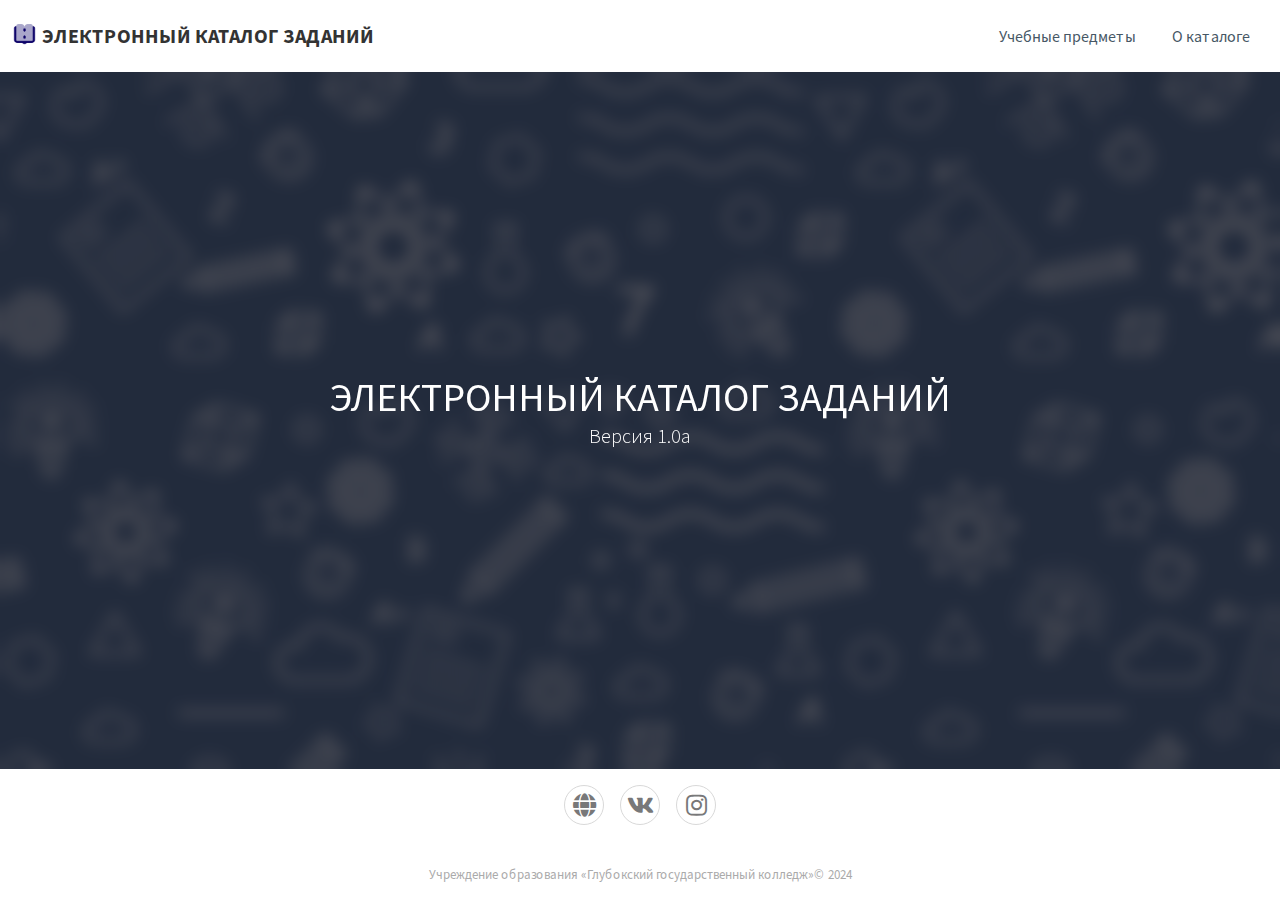
<file: index.html>
<!DOCTYPE html>
<html class="h-100" lang="en">

<head>
    <meta charset="utf-8">
    <meta name="viewport" content="width=device-width, initial-scale=1.0, shrink-to-fit=no">
    <title>Электронный каталог заданий</title>
    <meta name="description" content="Каталог интерактивных заданий">
    <link rel="icon" type="image/png" sizes="521x521" href="assets/img/Favicon.png">
    <link rel="icon" type="image/png" sizes="521x521" href="assets/img/Favicon.png">
    <link rel="icon" type="image/png" sizes="521x521" href="assets/img/Favicon.png">
    <link rel="icon" type="image/png" sizes="521x521" href="assets/img/Favicon.png">
    <link rel="icon" type="image/png" sizes="521x521" href="assets/img/Favicon.png">
    <link rel="stylesheet" href="assets/bootstrap/css/bootstrap.min.css">
    <link rel="stylesheet" href="assets/css/Source%20Sans%20Pro.css">
    <link rel="stylesheet" href="assets/fonts/fontawesome-all.min.css">
    <link rel="stylesheet" href="assets/css/Footer-Basic.css">
    <link rel="stylesheet" href="assets/css/Navigation-Clean.css">
    <link rel="stylesheet" href="assets/css/Social-Icons.css">
    <link rel="stylesheet" href="assets/css/styles.css">
</head>

<body class="d-flex flex-column h-100">
    <header>
        <nav class="navbar navbar-light navbar-expand-lg navigation-clean">
            <div class="container-fluid"><a class="navbar-brand text-uppercase d-flex flex-row" href="index.html"><img class="img-navbar" src="assets/img/Favicon.png"><span class="text-uppercase">Электронный каталог заданий</span></a><button data-bs-toggle="collapse" class="navbar-toggler" data-bs-target="#navcol-1"><span class="visually-hidden">Toggle navigation</span><span class="navbar-toggler-icon"></span></button>
                <div class="collapse navbar-collapse" id="navcol-1">
                    <ul class="navbar-nav ms-auto">
                        <li class="nav-item"><a class="nav-link" href="content/subjects.html">Учебные предметы</a></li>
                        <li class="nav-item"><a class="nav-link" href="content/about.html">О каталоге</a></li>
                    </ul>
                </div>
            </div>
        </nav>
    </header>
    <main class="flex-shrink-0 main-background" role="main">
        <div class="container-fluid main-container-index">
            <div class="d-flex flex-column justify-content-center align-content-center justify-content-sm-center align-items-sm-center align-content-sm-center justify-content-md-center align-items-md-center align-content-md-center justify-content-lg-center align-items-lg-center align-content-lg-center justify-content-xl-center align-items-xl-center align-content-xl-center main-container-div-index">
                <h1 class="text-uppercase text-center main-index-label">Электронный каталог заданий</h1>
                <p class="text-center text-white lead main-index-version">Версия 1.0а</p>
            </div>
        </div>
    </main>
    <footer class="footer-basic mt-auto py-3">
        <div class="container">
            <div class="social"><a data-bs-toggle="tooltip" data-bss-tooltip="" href="http://glubgk.edu.by/" target="_blank" title="Официальный сайт «Глубокский государственный колледж»"><i class="fas fa-globe"></i></a><a data-bs-toggle="tooltip" data-bss-tooltip="" href="https://vk.com/glubgk" title="Официальная группа VK учреждения образования «Глубокский государственный колледж»" target="_blank"><i class="fab fa-vk"></i></a><a data-bs-toggle="tooltip" data-bss-tooltip="" href="https://instagram.com/ctz_glu" title="Центр точного земледелия" target="_blank"><i class="fab fa-instagram"></i></a></div>
            <p id="cop" class="copyright">Учреждение образования «Глубокский государственный колледж»© 2024</p>
        </div>
    </footer>
    <script src="assets/js/jquery.min.js"></script>
    <script src="assets/bootstrap/js/bootstrap.min.js"></script>
    <script src="assets/js/bs-init.js"></script>
</body>

</html>
</file>
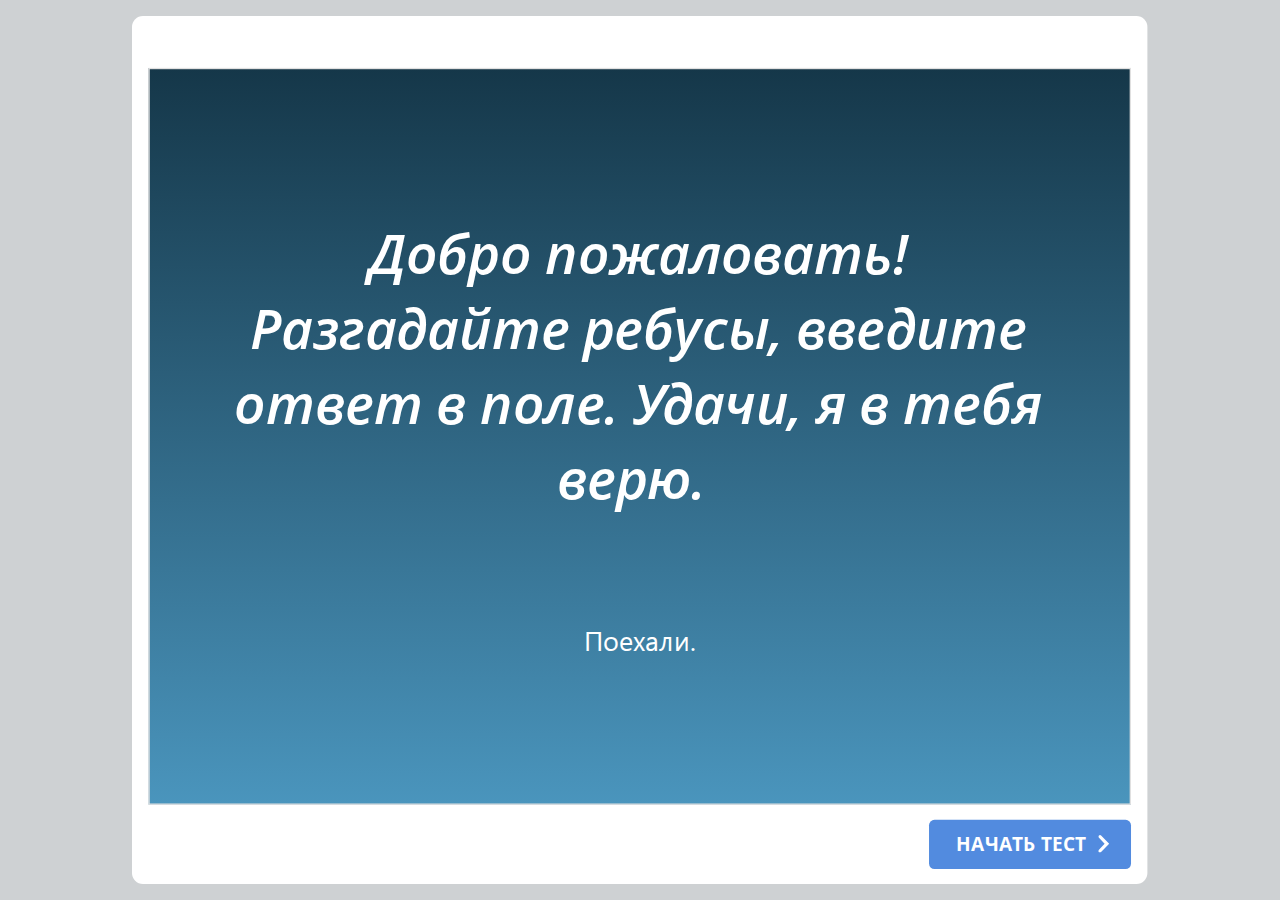
<file: content/subjects/ispring/t_1/index.html>
<!DOCTYPE html>
<!-- Created with iSpring --><!-- 744 636 --><!--version 9.0.0.24913 --><!--type html --><!--mainFolder  --><!--content quiz -->
<html>
<head><script src="data/browsersupport.js"></script>
	<meta http-equiv="Content-Type" content="text/html;charset=utf-8"/>
	<meta name="viewport" content="width=device-width,initial-scale=1,minimum-scale=1,maximum-scale=1,user-scalable=no"/>
	<meta name="format-detection" content="telephone=no"/>
	<meta name="apple-mobile-web-app-capable" content="yes"/>
	<meta name="apple-mobile-web-app-status-bar-style" content="black"/>
	<meta http-equiv="X-UA-Compatible" content="IE=edge"/>
	<meta name="msapplication-tap-highlight" content="no" />
	<title>Тест</title>
	<style>
		body {
			width: 100%;
			height: 100%;
		}
		
		#preloader {
			width: 50px;
			height: 50px;
			position: absolute;
			top: 0;
			left: 0;
			bottom: 0;
			right: 0;
			margin: auto;
			border-radius: 10px;
			background-color: rgba(0, 0, 0, 0.5);
		}
		
		#preloader::after {
			content: '';
			position: absolute;
			background: url([data-uri]);
			background-size: cover;
			top: 0;
			left: 0;
			bottom: 0;
			right: 0;
			animation: preloader_spin 1s infinite linear;
			-webkit-animation: preloader_spin 1s infinite linear;
		}
		
		@keyframes preloader_spin { 0% {transform: rotate(0deg);} 100% {transform: rotate(360deg);} }
		@-webkit-keyframes preloader_spin { 0% {-webkit-transform: rotate(0deg);} 100% {-webkit-transform: rotate(360deg);}}
    </style>
</head>
<body>
	<div id="preloader"></div>
	<div id="content"></div>
	<script src="data/player.js?s=hn979cmbaz62-rsduhvgqjy5i"></script>
	<script>
		var data = "[base64]/0L7QttCw0LvQvtCy0LDRgtGMISDQoNCw0LfQs9Cw0LTQsNC50YLQtSDRgNC10LHRg9GB0YssINCy0LLQtdC00LjRgtC1INC+0YLQstC10YIg0LIg0L/[base64]/[base64]/RgNC+0YjQu9C4INGC0LXRgdGCLjwvc3Bhbj48L3NwYW4+PC9zcGFuPjwvc3Bhbj48L3NwYW4+PC9zcGFuPjwvcD4iLCJyIjpbXSwiZCI6WyLQktGLINC90LUg0L/[base64]/QoNCe0KHQnNCe0KLQoNCV0KLQrCDQotCV0KHQojwvc3Bhbj48L3NwYW4+PC9zcGFuPjwvc3Bhbj48L3A+IiwiciI6W10sImQiOlsi0J/[base64]/[base64]/[base64]/[base64]/RgNCw0LLQuNC70YzQvdGL0Lkg0L7RgtCy0LXRgi48L3NwYW4+PC9zcGFuPjwvc3Bhbj48L3NwYW4+PC9zcGFuPjwvc3Bhbj48L3NwYW4+PC9wPiIsInIiOltdLCJkIjpbItCc0L7Qu9C+0LTQtdGGLCDRjdGC0L4g0L/[base64]/RgNCw0LLQuNC70YzQvdGL0Lkg0L7RgtCy0LXRgi48L3NwYW4+PC9zcGFuPjwvc3Bhbj48L3NwYW4+PC9zcGFuPjwvc3Bhbj48L3NwYW4+PC9wPiIsInIiOltdLCJkIjpbItCt0YLQviDQvdC10L/[base64]/QvtC/[base64]/QvtC/0YvRgtC+0Lo6ICVBTlNXRVJfQVRURU1QVFMlLjwvc3Bhbj48L3NwYW4+PC9zcGFuPjwvc3Bhbj48L3NwYW4+PC9zcGFuPjwvc3Bhbj48L3A+IiwiciI6W10sImQiOlsi0JLRiyDQstGL0LHRgNCw0LvQuCDQvdC10L/RgNCw0LLQuNC70YzQvdGL0Lkg0L7RgtCy0LXRgi4g0J/QvtCy0YLQvtGA0LjRgtC1INC/0L7Qv9GL0YLQutGDLlxu0J7RgdGC0LDQu9C+0YHRjCDQv9C+0L/[base64]/0YDQsNCy0LjQu9GM0L3Ri9C5INC+0YLQstC10YIuPC9zcGFuPjwvc3Bhbj48L3NwYW4+PC9zcGFuPjwvc3Bhbj48L3NwYW4+PC9zcGFuPjwvcD4iLCJyIjpbXSwiZCI6WyLQnNC+0LvQvtC00LXRhiwg0Y3RgtC+INC/[base64]/0YDQsNCy0LjQu9GM0L3Ri9C5INC+0YLQstC10YIuPC9zcGFuPjwvc3Bhbj48L3NwYW4+PC9zcGFuPjwvc3Bhbj48L3NwYW4+PC9zcGFuPjwvcD4iLCJyIjpbXSwiZCI6WyLQrdGC0L4g0L3QtdC/[base64]/RgNCw0LLQuNC70YzQvdGL0Lkg0L7RgtCy0LXRgi4g0J/QvtCy0YLQvtGA0LjRgtC1INC/[base64]/0L7Qv9GL0YLQvtC6OiAlQU5TV0VSX0FUVEVNUFRTJS48L3NwYW4+PC9zcGFuPjwvc3Bhbj48L3NwYW4+PC9zcGFuPjwvc3Bhbj48L3NwYW4+PC9wPiIsInIiOltdLCJkIjpbItCS0Ysg0LLRi9Cx0YDQsNC70Lgg0L3QtdC/0YDQsNCy0LjQu9GM0L3Ri9C5INC+0YLQstC10YIuINCf0L7QstGC0L7RgNC40YLQtSDQv9C+0L/Ri9GC0LrRgy5cbtCe0YHRgtCw0LvQvtGB0Ywg0L/QvtC/[base64]/RgNCw0LLQuNC70YzQvdGL0Lkg0L7RgtCy0LXRgi48L3NwYW4+PC9zcGFuPjwvc3Bhbj48L3NwYW4+PC9zcGFuPjwvc3Bhbj48L3NwYW4+PC9wPiIsInIiOltdLCJkIjpbItCc0L7Qu9C+0LTQtdGGLCDRjdGC0L4g0L/[base64]/RgNCw0LLQuNC70YzQvdGL0Lkg0L7RgtCy0LXRgi48L3NwYW4+PC9zcGFuPjwvc3Bhbj48L3NwYW4+PC9zcGFuPjwvc3Bhbj48L3NwYW4+PC9wPiIsInIiOltdLCJkIjpbItCt0YLQviDQvdC10L/[base64]/QvtC/[base64]/QvtC/0YvRgtC+0Lo6ICVBTlNXRVJfQVRURU1QVFMlLjwvc3Bhbj48L3NwYW4+PC9zcGFuPjwvc3Bhbj48L3NwYW4+PC9zcGFuPjwvc3Bhbj48L3A+IiwiciI6W10sImQiOlsi0JLRiyDQstGL0LHRgNCw0LvQuCDQvdC10L/RgNCw0LLQuNC70YzQvdGL0Lkg0L7RgtCy0LXRgi4g0J/QvtCy0YLQvtGA0LjRgtC1INC/0L7Qv9GL0YLQutGDLlxu0J7RgdGC0LDQu9C+0YHRjCDQv9C+0L/[base64]/[base64]/0YDQsNCy0LjQu9GM0L3Ri9C5INC+0YLQstC10YIuPC9zcGFuPjwvc3Bhbj48L3NwYW4+PC9zcGFuPjwvc3Bhbj48L3NwYW4+PC9zcGFuPjwvcD4iLCJyIjpbXSwiZCI6WyLQnNC+0LvQvtC00LXRhiwg0Y3RgtC+INC/[base64]/0YDQsNCy0LjQu9GM0L3Ri9C5INC+0YLQstC10YIuPC9zcGFuPjwvc3Bhbj48L3NwYW4+PC9zcGFuPjwvc3Bhbj48L3NwYW4+PC9zcGFuPjwvcD4iLCJyIjpbXSwiZCI6WyLQrdGC0L4g0L3QtdC/[base64]/RgNCw0LLQuNC70YzQvdGL0Lkg0L7RgtCy0LXRgi4g0J/QvtCy0YLQvtGA0LjRgtC1INC/[base64]/0L7Qv9GL0YLQvtC6OiAlQU5TV0VSX0FUVEVNUFRTJS48L3NwYW4+PC9zcGFuPjwvc3Bhbj48L3NwYW4+PC9zcGFuPjwvc3Bhbj48L3NwYW4+PC9wPiIsInIiOltdLCJkIjpbItCS0Ysg0LLRi9Cx0YDQsNC70Lgg0L3QtdC/0YDQsNCy0LjQu9GM0L3Ri9C5INC+0YLQstC10YIuINCf0L7QstGC0L7RgNC40YLQtSDQv9C+0L/Ri9GC0LrRgy5cbtCe0YHRgtCw0LvQvtGB0Ywg0L/QvtC/[base64]/0YDQsNCy0LjQu9GM0L3Ri9C5INC+0YLQstC10YIuINCf0L7QstGC0L7RgNC40YLQtSDQv9C+0L/[base64]/[base64]/QvtC/0YvRgtC60YMuXG7QntGB0YLQsNC70L7RgdGMINC/[base64]/RgNCw0LLQuNC70YzQvdGL0Lkg0L7RgtCy0LXRgi48L3NwYW4+PC9zcGFuPjwvc3Bhbj48L3NwYW4+PC9zcGFuPjwvc3Bhbj48L3NwYW4+PC9wPiIsInIiOltdLCJkIjpbItCc0L7Qu9C+0LTQtdGGLCDRjdGC0L4g0L/[base64]/RgNCw0LLQuNC70YzQvdGL0Lkg0L7RgtCy0LXRgi48L3NwYW4+PC9zcGFuPjwvc3Bhbj48L3NwYW4+PC9zcGFuPjwvc3Bhbj48L3NwYW4+PC9wPiIsInIiOltdLCJkIjpbItCt0YLQviDQvdC10L/[base64]/QvtC/[base64]/QvtC/0YvRgtC+0Lo6ICVBTlNXRVJfQVRURU1QVFMlLjwvc3Bhbj48L3NwYW4+PC9zcGFuPjwvc3Bhbj48L3NwYW4+PC9zcGFuPjwvc3Bhbj48L3A+IiwiciI6W10sImQiOlsi0JLRiyDQstGL0LHRgNCw0LvQuCDQvdC10L/RgNCw0LLQuNC70YzQvdGL0Lkg0L7RgtCy0LXRgi4g0J/QvtCy0YLQvtGA0LjRgtC1INC/0L7Qv9GL0YLQutGDLlxu0J7RgdGC0LDQu9C+0YHRjCDQv9C+0L/[base64]/0YDQsNCy0LjQu9GM0L3Ri9C5INC+0YLQstC10YIuPC9zcGFuPjwvc3Bhbj48L3NwYW4+PC9zcGFuPjwvc3Bhbj48L3NwYW4+PC9zcGFuPjwvcD4iLCJyIjpbXSwiZCI6WyLQnNC+0LvQvtC00LXRhiwg0Y3RgtC+INC/[base64]/0YDQsNCy0LjQu9GM0L3Ri9C5INC+0YLQstC10YIuPC9zcGFuPjwvc3Bhbj48L3NwYW4+PC9zcGFuPjwvc3Bhbj48L3NwYW4+PC9zcGFuPjwvcD4iLCJyIjpbXSwiZCI6WyLQrdGC0L4g0L3QtdC/[base64]/RgNCw0LLQuNC70YzQvdGL0Lkg0L7RgtCy0LXRgi4g0J/QvtCy0YLQvtGA0LjRgtC1INC/[base64]/0L7Qv9GL0YLQvtC6OiAlQU5TV0VSX0FUVEVNUFRTJS48L3NwYW4+PC9zcGFuPjwvc3Bhbj48L3NwYW4+PC9zcGFuPjwvc3Bhbj48L3NwYW4+PC9wPiIsInIiOltdLCJkIjpbItCS0Ysg0LLRi9Cx0YDQsNC70Lgg0L3QtdC/0YDQsNCy0LjQu9GM0L3Ri9C5INC+0YLQstC10YIuINCf0L7QstGC0L7RgNC40YLQtSDQv9C+0L/Ri9GC0LrRgy5cbtCe0YHRgtCw0LvQvtGB0Ywg0L/QvtC/[base64]/0YDQsNCy0LjQu9GM0L3Ri9C5INC+0YLQstC10YIuINCf0L7QstGC0L7RgNC40YLQtSDQv9C+0L/[base64]/[base64]/QvtC/0YvRgtC60YMuXG7QntGB0YLQsNC70L7RgdGMINC/[base64]/0YDQsNCy0LjQu9GM0L3Ri9C5INC+0YLQstC10YIuINCf0L7QstGC0L7RgNC40YLQtSDQv9C+0L/[base64]/[base64]/QvtC/0YvRgtC60YMuXG7QntGB0YLQsNC70L7RgdGMINC/[base64]/0YDQsNCy0LjQu9GM0L3Ri9C5INC+0YLQstC10YIuINCf0L7QstGC0L7RgNC40YLQtSDQv9C+0L/[base64]/[base64]/QvtC/0YvRgtC60YMuXG7QntGB0YLQsNC70L7RgdGMINC/[base64]/[base64]/RgNCw0LLQuNC70YzQvdGL0Lkg0L7RgtCy0LXRgi48L3NwYW4+PC9zcGFuPjwvc3Bhbj48L3NwYW4+PC9zcGFuPjwvc3Bhbj48L3NwYW4+PC9wPiIsInIiOltdLCJkIjpbItCc0L7Qu9C+0LTQtdGGLCDRjdGC0L4g0L/[base64]/RgNCw0LLQuNC70YzQvdGL0Lkg0L7RgtCy0LXRgi48L3NwYW4+PC9zcGFuPjwvc3Bhbj48L3NwYW4+PC9zcGFuPjwvc3Bhbj48L3NwYW4+PC9wPiIsInIiOltdLCJkIjpbItCt0YLQviDQvdC10L/[base64]/QvtC/[base64]/QvtC/0YvRgtC+0Lo6ICVBTlNXRVJfQVRURU1QVFMlLjwvc3Bhbj48L3NwYW4+PC9zcGFuPjwvc3Bhbj48L3NwYW4+PC9zcGFuPjwvc3Bhbj48L3A+IiwiciI6W10sImQiOlsi0JLRiyDQstGL0LHRgNCw0LvQuCDQvdC10L/RgNCw0LLQuNC70YzQvdGL0Lkg0L7RgtCy0LXRgi4g0J/QvtCy0YLQvtGA0LjRgtC1INC/0L7Qv9GL0YLQutGDLlxu0J7RgdGC0LDQu9C+0YHRjCDQv9C+0L/[base64]/QvtGB0L/[base64]/0YDQsNCy0LjQu9GM0L3Ri9C5INC+0YLQstC10YIuPC9zcGFuPjwvc3Bhbj48L3NwYW4+PC9zcGFuPjwvc3Bhbj48L3NwYW4+PC9zcGFuPjwvcD4iLCJyIjpbXSwiZCI6WyLQnNC+0LvQvtC00LXRhiwg0Y3RgtC+INC/[base64]/0YDQsNCy0LjQu9GM0L3Ri9C5INC+0YLQstC10YIuPC9zcGFuPjwvc3Bhbj48L3NwYW4+PC9zcGFuPjwvc3Bhbj48L3NwYW4+PC9zcGFuPjwvcD4iLCJyIjpbXSwiZCI6WyLQrdGC0L4g0L3QtdC/[base64]/RgNCw0LLQuNC70YzQvdGL0Lkg0L7RgtCy0LXRgi4g0J/QvtCy0YLQvtGA0LjRgtC1INC/[base64]/0L7Qv9GL0YLQvtC6OiAlQU5TV0VSX0FUVEVNUFRTJS48L3NwYW4+PC9zcGFuPjwvc3Bhbj48L3NwYW4+PC9zcGFuPjwvc3Bhbj48L3NwYW4+PC9wPiIsInIiOltdLCJkIjpbItCS0Ysg0LLRi9Cx0YDQsNC70Lgg0L3QtdC/0YDQsNCy0LjQu9GM0L3Ri9C5INC+0YLQstC10YIuINCf0L7QstGC0L7RgNC40YLQtSDQv9C+0L/Ri9GC0LrRgy5cbtCe0YHRgtCw0LvQvtGB0Ywg0L/QvtC/[base64]/RgNCw0LLQuNC70YzQvdGL0Lkg0L7RgtCy0LXRgi4g0J/QvtCy0YLQvtGA0LjRgtC1INC/0L7Qv9GL0YLQutGDLlxu0J7RgdGC0LDQu9C+0YHRjCDQv9C+0L/[base64]/0LjRgdGM0LzQviDRgSDQvtGC0YfQtdGC0L7QvCDQviDRgNC10LfRg9C70YzRgtCw0YLQsNGFINGC0LXRgdGC0LAuINCS0Ysg0L/QvtC70YPRh9C40LvQuCDRjdGC0L4g0L/QuNGB0YzQvNC+INC/0L7RgtC+0LzRgyDRh9GC0L4g0LDQstGC0L7RgCDRg9C60LDQt9Cw0Lsg0LTQsNC90L3Ri9C5IGVtYWlsINC00LvRjyDQvtGC0L/[base64]/[base64]/[base64]/[base64]/[base64]/[base64]/[base64]/RgNCw0LLQuNC70YzQvdC+IiwiUEJfR1JBREVEX1FVRVNUSU9OX0lOQ09SUkVDVCI6ItCd0LXQv9GA0LDQstC40LvRjNC90L4iLCJQQl9JTlZBTElEX0JSQU5DSElOR19NRVNTQUdFIjoi0J3QtdCy0L7Qt9C80L7QttC90L4g0L/QtdGA0LXQudGC0Lgg0L3QsCDRgdC70LXQtNGD0Y7RidC40Lkg0LLQvtC/[base64]/RgNC+0YHQvNC+0YLRgCDRgtC10YHRgtCwIiwiUEJfTUlOSV9TS0lOX1RBUF9UT19BTlNXRVJfUVVFU1RJT04iOiLQndCw0LbQvNC40YLQtSDQtNC70Y8g0L7RgtCy0LXRgtCwINC90LAg0LLQvtC/[base64]/QktGA0LXQvNGPOiIsIlBCX1BSSU5UX0RFU1RJTkFUSU9OIjoi0J7QsdC70LDRgdGC0Ywg0L7RgtCy0LXRgtCwIiwiUEJfUFJJTlRfREVUQUlMRURfUkVQT1JUX1RJVExFIjoi0J/QvtC00YDQvtCx0L3Ri9C5INC+0YLRh9C10YIiLCJQQl9QUklOVF9GQUlMRURfUVVJWiI6ItCd0LUg0L/[base64]/RgNC+0LnQtNC10L0iLCJQQl9QUklOVF9QQVNTSU5HX1NDT1JFX0xBQkVMIjoi0J/[base64]/[base64]/[base64]/[base64]/[base64]/0YDQsNCy0LrQsCDRgNC10LfRg9C70YzRgtCw0YLQvtCyLi4uIiwiUEJfU0VORF9SRVBPUlRfVE9fRU1BSUxfRkFJTEVEIjoi0J3QtSDRg9C00LDQu9C+0YHRjCDQvtGC0L/RgNCw0LLQuNGC0Ywg0YDQtdC30YPQu9GM0YLQsNGC0Ysg0L3QsCBlbWFpbC4g0J/QvtC/0YDQvtCx0L7QstCw0YLRjCDQtdGJ0LUg0YDQsNC3PyIsIlBCX1NFTkRfUkVQT1JUX1RPX1VSTF9GQUlMRUQiOiLQndC1INGD0LTQsNC70L7RgdGMINC+0YLQv9GA0LDQstC40YLRjCDRgNC10LfRg9C70YzRgtCw0YLRiyDQvdCwINGB0LXRgNCy0LXRgC4g0J/QvtC/[base64]/IiwiUEJfU1VCTUlUX0FMTF9RVUVTVElPTlNfTUVTU0FHRV9URVhUIjoi0J7RgdGC0LDQu9C40YHRjCDQstC+0L/[base64]/[base64]";
		QuizPlayer.start("content", "hn979cmbaz62-rsduhvgqjy5i", data, 1, "https://s4.ispring.ru", true, "prompt", function(player) {
			player.initializationCompleteEvent().addHandler(function() {
				var preloader = document.getElementById("preloader");
				preloader.parentNode.removeChild(preloader);
			})
		});
	</script>
</body>
</html>
</file>
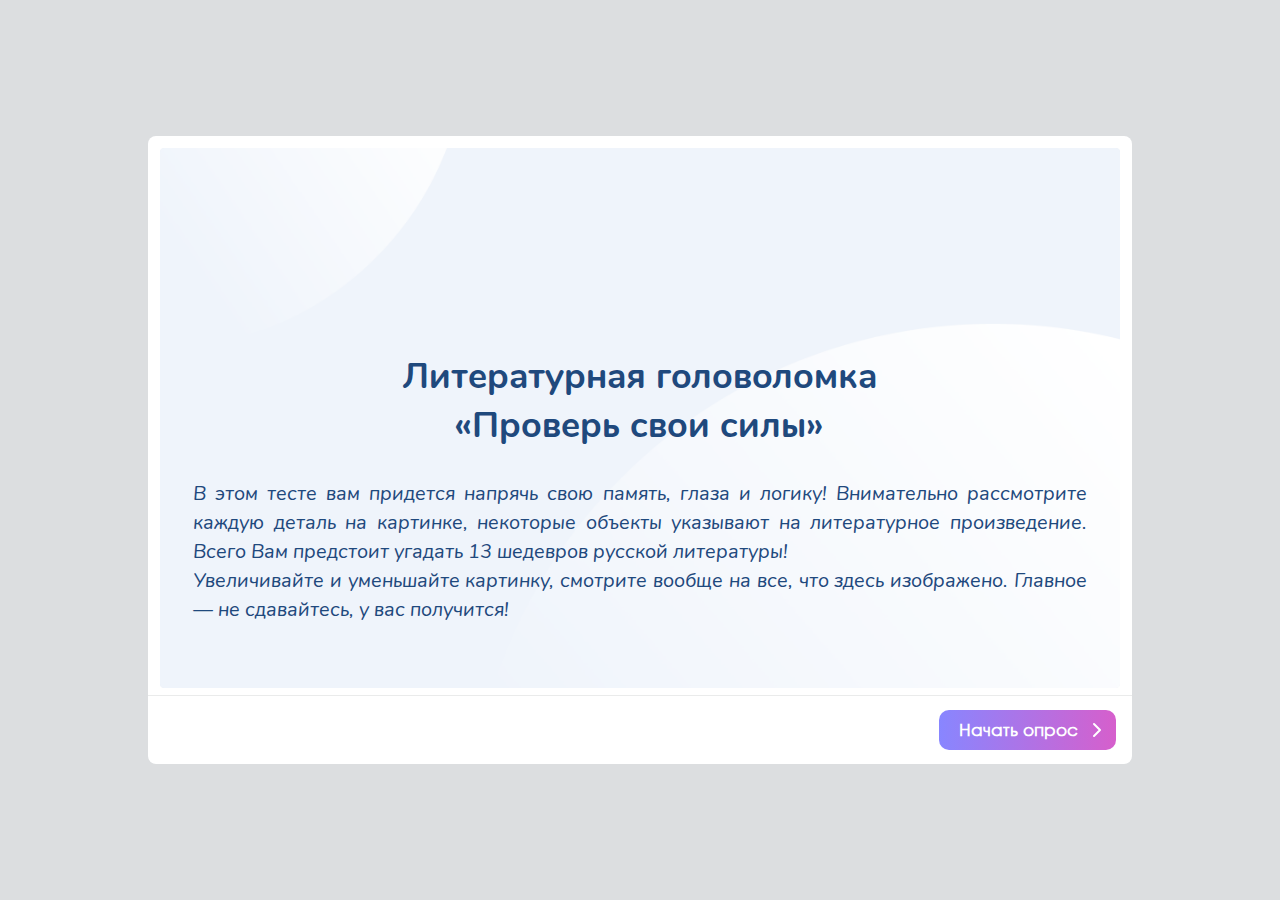
<file: content/subjects/ispring/t_2/index.html>
<!DOCTYPE html>
<!-- Created with iSpring --><!-- 984 628 --><!--version 11.2.1.3005 --><!--type html --><!--mainFolder  --><!--content quiz -->
<html>
<head>
	<meta http-equiv="X-UA-Compatible" content="IE=edge"/>
	<script src="data/browsersupport.js"></script>
	<meta http-equiv="Content-Type" content="text/html;charset=utf-8"/>
	<meta name="viewport" content="width=device-width,initial-scale=1,minimum-scale=1,maximum-scale=1,user-scalable=no"/>
	<meta name="format-detection" content="telephone=no"/>
	<meta name="apple-mobile-web-app-capable" content="yes"/>
	<meta name="apple-mobile-web-app-status-bar-style" content="black"/>
	<meta name="msapplication-tap-highlight" content="no" />
	<title>Литературная головоломка «Проверь свои силы»</title>
	<link rel="apple-touch-icon-precomposed" href="data/apple-touch-icon.png"/>
	<link rel="shortcut icon" type="image/ico" href="data/favicon.ico"/>
	<style>
		body {
			width: 100%;
			height: 100%;
		}
		
		#preloader {
			width: 50px;
			height: 50px;
			position: absolute;
			top: 0;
			left: 0;
			bottom: 0;
			right: 0;
			margin: auto;
			border-radius: 10px;
			background-color: rgba(0, 0, 0, 0.5);
		}
		
		#preloader::after {
			content: '';
			position: absolute;
			background: url([data-uri]);
			background-size: cover;
			top: 0;
			left: 0;
			bottom: 0;
			right: 0;
			animation: preloader_spin 1s infinite linear;
			-webkit-animation: preloader_spin 1s infinite linear;
		}
		
		@keyframes preloader_spin { 0% {transform: rotate(0deg);} 100% {transform: rotate(360deg);} }
		@-webkit-keyframes preloader_spin { 0% {-webkit-transform: rotate(0deg);} 100% {-webkit-transform: rotate(360deg);}}
    </style>
</head>
<body>
	<div id="preloader"></div>
	<div id="content"></div>
	<script src="data/player.js?s=r75hnksb2zsp-yudvao1w3pm"></script>
	<script>
		var data = "[base64]/RgNC+0LLQtdGA0Ywg0YHQstC+0Lgg0YHQuNC70YvCuzwvYj48L3A+IiwiciI6W10sImQiOlsi0JvQuNGC0LXRgNCw0YLRg9GA0L3QsNGPINCz0L7Qu9C+0LLQvtC70L7QvNC60LBcbsKr0J/[base64]/0YDQuNC00LXRgtGB0Y8g0L3QsNC/0YDRj9GH0Ywg0YHQstC+0Y4g0L/QsNC80Y/[base64]/0YDQvtC40LfQstC10LTQtdC90LjQtS4g0JLRgdC10LPQviDQktCw0Lwg0L/[base64]/QvtC70YPRh9C40YLRgdGPITwvc3Bhbj48L3A+IiwiYSI6IjxwPjxpPtCSINGN0YLQvtC8INGC0LXRgdGC0LUg0LLQsNC8INC/0YDQuNC00LXRgtGB0Y8g0L3QsNC/0YDRj9GH0Ywg0YHQstC+0Y4g0L/QsNC80Y/[base64]/0YDQvtC40LfQstC10LTQtdC90LjQtS4g0JLRgdC10LPQviDQktCw0Lwg0L/[base64]/0L7Qu9GD0YfQuNGC0YHRjyE8L2k+PC9wPiIsInIiOltdLCJkIjpbItCSINGN0YLQvtC8INGC0LXRgdGC0LUg0LLQsNC8INC/0YDQuNC00LXRgtGB0Y8g0L3QsNC/0YDRj9GH0Ywg0YHQstC+0Y4g0L/QsNC80Y/[base64]/0YDQvtC40LfQstC10LTQtdC90LjQtS4g0JLRgdC10LPQviDQktCw0Lwg0L/[base64]/[base64]/QvtC30LTRgNCw0LLQu9GP0LXQvCwg0LLRiyDQv9GA0L7RiNC70Lgg0YLQtdGB0YIhPC9zcGFuPjwvcD4iLCJhIjoiPHA+0J/QvtC30LTRgNCw0LLQu9GP0LXQvCwg0LLRiyDQv9GA0L7RiNC70Lgg0YLQtdGB0YIhPC9wPiIsInIiOltdLCJkIjpbItCf0L7Qt9C00YDQsNCy0LvRj9C10LwsINCy0Ysg0L/[base64]/RgNC+0YHQvNC+0YLRgNC10YLRjCDRgtC10YHRgjwvYj48L3A+IiwiciI6W10sImQiOlsi0J/[base64]/[base64]/[base64]/[base64]/[base64]/[base64]/[base64]/[base64]/[base64]/QvtC/[base64]/Ri9GC0L7QujogJUFOU1dFUl9BVFRFTVBUUyUuPC9zcGFuPjwvcD4iLCJhIjoiPHA+0JLQsNGIINC+0YLQstC10YIg0L3QtSDQsdGL0Lsg0LLQtdGA0L3Ri9C8LiDQn9C+0LLRgtC+0YDQuNGC0LUg0L/QvtC/0YvRgtC60YMuPC9wPjxwPtCe0YHRgtCw0LvQvtGB0Ywg0L/QvtC/0YvRgtC+0Lo6ICVBTlNXRVJfQVRURU1QVFMlLjwvcD4iLCJyIjpbXSwiZCI6WyLQktCw0Ygg0L7RgtCy0LXRgiDQvdC1INCx0YvQuyDQstC10YDQvdGL0LwuINCf0L7QstGC0L7RgNC40YLQtSDQv9C+0L/Ri9GC0LrRgy5cbtCe0YHRgtCw0LvQvtGB0Ywg0L/QvtC/[base64]/[base64]/[base64]/QvtC/[base64]/Ri9GC0L7QujogJUFOU1dFUl9BVFRFTVBUUyUuPC9zcGFuPjwvcD4iLCJhIjoiPHA+0JLQsNGIINC+0YLQstC10YIg0L3QtSDQsdGL0Lsg0LLQtdGA0L3Ri9C8LiDQn9C+0LLRgtC+0YDQuNGC0LUg0L/QvtC/0YvRgtC60YMuPC9wPjxwPtCe0YHRgtCw0LvQvtGB0Ywg0L/QvtC/0YvRgtC+0Lo6ICVBTlNXRVJfQVRURU1QVFMlLjwvcD4iLCJyIjpbXSwiZCI6WyLQktCw0Ygg0L7RgtCy0LXRgiDQvdC1INCx0YvQuyDQstC10YDQvdGL0LwuINCf0L7QstGC0L7RgNC40YLQtSDQv9C+0L/Ri9GC0LrRgy5cbtCe0YHRgtCw0LvQvtGB0Ywg0L/QvtC/[base64]/[base64]/[base64]/[base64]/QvtC/[base64]/Ri9GC0L7QujogJUFOU1dFUl9BVFRFTVBUUyUuPC9zcGFuPjwvcD4iLCJhIjoiPHA+0JLQsNGIINC+0YLQstC10YIg0L3QtSDQsdGL0Lsg0LLQtdGA0L3Ri9C8LiDQn9C+0LLRgtC+0YDQuNGC0LUg0L/QvtC/0YvRgtC60YMuPC9wPjxwPtCe0YHRgtCw0LvQvtGB0Ywg0L/QvtC/0YvRgtC+0Lo6ICVBTlNXRVJfQVRURU1QVFMlLjwvcD4iLCJyIjpbXSwiZCI6WyLQktCw0Ygg0L7RgtCy0LXRgiDQvdC1INCx0YvQuyDQstC10YDQvdGL0LwuINCf0L7QstGC0L7RgNC40YLQtSDQv9C+0L/Ri9GC0LrRgy5cbtCe0YHRgtCw0LvQvtGB0Ywg0L/QvtC/[base64]/[base64]/[base64]/QvtCy0YLQvtGA0LjRgtC1INC/[base64]/QvtC/0YvRgtC+0Lo6ICVBTlNXRVJfQVRURU1QVFMlLjwvc3Bhbj48L3A+IiwiYSI6IjxwPtCS0LDRiCDQvtGC0LLQtdGCINC90LUg0LHRi9C7INCy0LXRgNC90YvQvC4g0J/QvtCy0YLQvtGA0LjRgtC1INC/0L7Qv9GL0YLQutGDLjwvcD48cD7QntGB0YLQsNC70L7RgdGMINC/0L7Qv9GL0YLQvtC6OiAlQU5TV0VSX0FUVEVNUFRTJS48L3A+IiwiciI6W10sImQiOlsi0JLQsNGIINC+0YLQstC10YIg0L3QtSDQsdGL0Lsg0LLQtdGA0L3Ri9C8LiDQn9C+0LLRgtC+0YDQuNGC0LUg0L/QvtC/0YvRgtC60YMuXG7QntGB0YLQsNC70L7RgdGMINC/[base64]/0YDQsNCy0LjQu9GM0L3Rg9GOINC+0LHQu9Cw0YHRgtGMINC90LAg0LjQt9C+0LHRgNCw0LbQtdC90LjQuC48L3NwYW4+PC9wPiIsImEiOiI8cD48Yj7QntGC0LzQtdGC0YzRgtC1INC/0YDQsNCy0LjQu9GM0L3Rg9GOINC+0LHQu9Cw0YHRgtGMINC90LAg0LjQt9C+0LHRgNCw0LbQtdC90LjQuC48L2I+PC9wPiIsInIiOltdLCJkIjpbItCe0YLQvNC10YLRjNGC0LUg0L/[base64]/[base64]/[base64]/0L7Qv9GL0YLQvtC6OiAlQU5TV0VSX0FUVEVNUFRTJS48L3NwYW4+PC9wPiIsImEiOiI8cD7QktCw0Ygg0L7RgtCy0LXRgiDQvdC1INCx0YvQuyDQstC10YDQvdGL0LwuINCf0L7QstGC0L7RgNC40YLQtSDQv9C+0L/Ri9GC0LrRgy48L3A+PHA+0J7RgdGC0LDQu9C+0YHRjCDQv9C+0L/Ri9GC0L7QujogJUFOU1dFUl9BVFRFTVBUUyUuPC9wPiIsInIiOltdLCJkIjpbItCS0LDRiCDQvtGC0LLQtdGCINC90LUg0LHRi9C7INCy0LXRgNC90YvQvC4g0J/QvtCy0YLQvtGA0LjRgtC1INC/0L7Qv9GL0YLQutGDLlxu0J7RgdGC0LDQu9C+0YHRjCDQv9C+0L/[base64]/[base64]/0YDQvtC40LfQstC10LTQtdC90LjRjzo8L3NwYW4+PC9wPiIsImEiOiI8cD48Yj7QktCy0LXQtNC40YLQtSDQvdCw0LfQstCw0L3QuNC1INC/0YDQvtC40LfQstC10LTQtdC90LjRjzo8L2I+PC9wPiIsInIiOltdLCJkIjpbItCS0LLQtdC00LjRgtC1INC90LDQt9Cy0LDQvdC40LUg0L/[base64]/[base64]/0L7Qv9GL0YLQvtC6OiAlQU5TV0VSX0FUVEVNUFRTJS48L3NwYW4+PC9wPiIsImEiOiI8cD7QktCw0Ygg0L7RgtCy0LXRgiDQvdC1INCx0YvQuyDQstC10YDQvdGL0LwuINCf0L7QstGC0L7RgNC40YLQtSDQv9C+0L/Ri9GC0LrRgy48L3A+PHA+0J7RgdGC0LDQu9C+0YHRjCDQv9C+0L/Ri9GC0L7QujogJUFOU1dFUl9BVFRFTVBUUyUuPC9wPiIsInIiOltdLCJkIjpbItCS0LDRiCDQvtGC0LLQtdGCINC90LUg0LHRi9C7INCy0LXRgNC90YvQvC4g0J/QvtCy0YLQvtGA0LjRgtC1INC/0L7Qv9GL0YLQutGDLlxu0J7RgdGC0LDQu9C+0YHRjCDQv9C+0L/[base64]/[base64]/[base64]/[base64]/QvtCy0YLQvtGA0LjRgtC1INC/[base64]/QvtC/0YvRgtC+0Lo6ICVBTlNXRVJfQVRURU1QVFMlLjwvc3Bhbj48L3A+IiwiYSI6IjxwPtCS0LDRiCDQvtGC0LLQtdGCINC90LUg0LHRi9C7INCy0LXRgNC90YvQvC4g0J/QvtCy0YLQvtGA0LjRgtC1INC/0L7Qv9GL0YLQutGDLjwvcD48cD7QntGB0YLQsNC70L7RgdGMINC/0L7Qv9GL0YLQvtC6OiAlQU5TV0VSX0FUVEVNUFRTJS48L3A+IiwiciI6W10sImQiOlsi0JLQsNGIINC+0YLQstC10YIg0L3QtSDQsdGL0Lsg0LLQtdGA0L3Ri9C8LiDQn9C+0LLRgtC+0YDQuNGC0LUg0L/QvtC/0YvRgtC60YMuXG7QntGB0YLQsNC70L7RgdGMINC/[base64]/RgNC+0LjQt9Cy0LXQtNC10L3QuNGPOjwvc3Bhbj48L3A+IiwiYSI6IjxwPjxiPtCS0LLQtdC00LjRgtC1INC90LDQt9Cy0LDQvdC40LUg0L/[base64]/QvtC/[base64]/Ri9GC0L7QujogJUFOU1dFUl9BVFRFTVBUUyUuPC9zcGFuPjwvcD4iLCJhIjoiPHA+0JLQsNGIINC+0YLQstC10YIg0L3QtSDQsdGL0Lsg0LLQtdGA0L3Ri9C8LiDQn9C+0LLRgtC+0YDQuNGC0LUg0L/QvtC/0YvRgtC60YMuPC9wPjxwPtCe0YHRgtCw0LvQvtGB0Ywg0L/QvtC/0YvRgtC+0Lo6ICVBTlNXRVJfQVRURU1QVFMlLjwvcD4iLCJyIjpbXSwiZCI6WyLQktCw0Ygg0L7RgtCy0LXRgiDQvdC1INCx0YvQuyDQstC10YDQvdGL0LwuINCf0L7QstGC0L7RgNC40YLQtSDQv9C+0L/Ri9GC0LrRgy5cbtCe0YHRgtCw0LvQvtGB0Ywg0L/QvtC/[base64]/[base64]/RgNCw0LLQuNC70YzQvdGD0Y4g0L7QsdC70LDRgdGC0Ywg0L3QsCDQuNC30L7QsdGA0LDQttC10L3QuNC4Ljwvc3Bhbj48L3A+IiwiYSI6IjxwPjxiPtCe0YLQvNC10YLRjNGC0LUg0L/[base64]/[base64]/QvtC/[base64]/Ri9GC0L7QujogJUFOU1dFUl9BVFRFTVBUUyUuPC9zcGFuPjwvcD4iLCJhIjoiPHA+0JLQsNGIINC+0YLQstC10YIg0L3QtSDQsdGL0Lsg0LLQtdGA0L3Ri9C8LiDQn9C+0LLRgtC+0YDQuNGC0LUg0L/QvtC/0YvRgtC60YMuPC9wPjxwPtCe0YHRgtCw0LvQvtGB0Ywg0L/QvtC/0YvRgtC+0Lo6ICVBTlNXRVJfQVRURU1QVFMlLjwvcD4iLCJyIjpbXSwiZCI6WyLQktCw0Ygg0L7RgtCy0LXRgiDQvdC1INCx0YvQuyDQstC10YDQvdGL0LwuINCf0L7QstGC0L7RgNC40YLQtSDQv9C+0L/Ri9GC0LrRgy5cbtCe0YHRgtCw0LvQvtGB0Ywg0L/QvtC/[base64]/[base64]/[base64]/[base64]/[base64]/0L7Qv9GL0YLQvtC6OiAlQU5TV0VSX0FUVEVNUFRTJS48L3NwYW4+PC9wPiIsImEiOiI8cD7QktCw0Ygg0L7RgtCy0LXRgiDQvdC1INCx0YvQuyDQstC10YDQvdGL0LwuINCf0L7QstGC0L7RgNC40YLQtSDQv9C+0L/Ri9GC0LrRgy48L3A+PHA+0J7RgdGC0LDQu9C+0YHRjCDQv9C+0L/Ri9GC0L7QujogJUFOU1dFUl9BVFRFTVBUUyUuPC9wPiIsInIiOltdLCJkIjpbItCS0LDRiCDQvtGC0LLQtdGCINC90LUg0LHRi9C7INCy0LXRgNC90YvQvC4g0J/QvtCy0YLQvtGA0LjRgtC1INC/0L7Qv9GL0YLQutGDLlxu0J7RgdGC0LDQu9C+0YHRjCDQv9C+0L/[base64]/[base64]/[base64]/[base64]/0L7Qv9GL0YLQvtC6OiAlQU5TV0VSX0FUVEVNUFRTJS48L3NwYW4+PC9wPiIsImEiOiI8cD7QktCw0Ygg0L7RgtCy0LXRgiDQvdC1INCx0YvQuyDQstC10YDQvdGL0LwuINCf0L7QstGC0L7RgNC40YLQtSDQv9C+0L/Ri9GC0LrRgy48L3A+PHA+0J7RgdGC0LDQu9C+0YHRjCDQv9C+0L/Ri9GC0L7QujogJUFOU1dFUl9BVFRFTVBUUyUuPC9wPiIsInIiOltdLCJkIjpbItCS0LDRiCDQvtGC0LLQtdGCINC90LUg0LHRi9C7INCy0LXRgNC90YvQvC4g0J/QvtCy0YLQvtGA0LjRgtC1INC/0L7Qv9GL0YLQutGDLlxu0J7RgdGC0LDQu9C+0YHRjCDQv9C+0L/[base64]/[base64]/0YDQvtC40LfQstC10LTQtdC90LjRjzo8L3NwYW4+PC9wPiIsImEiOiI8cD48Yj7QktCy0LXQtNC40YLQtSDQvdCw0LfQstCw0L3QuNC1INC/0YDQvtC40LfQstC10LTQtdC90LjRjzo8L2I+PC9wPiIsInIiOltdLCJkIjpbItCS0LLQtdC00LjRgtC1INC90LDQt9Cy0LDQvdC40LUg0L/[base64]/QvtC/[base64]/Ri9GC0L7QujogJUFOU1dFUl9BVFRFTVBUUyUuPC9zcGFuPjwvcD4iLCJhIjoiPHA+0JLQsNGIINC+0YLQstC10YIg0L3QtSDQsdGL0Lsg0LLQtdGA0L3Ri9C8LiDQn9C+0LLRgtC+0YDQuNGC0LUg0L/QvtC/0YvRgtC60YMuPC9wPjxwPtCe0YHRgtCw0LvQvtGB0Ywg0L/QvtC/0YvRgtC+0Lo6ICVBTlNXRVJfQVRURU1QVFMlLjwvcD4iLCJyIjpbXSwiZCI6WyLQktCw0Ygg0L7RgtCy0LXRgiDQvdC1INCx0YvQuyDQstC10YDQvdGL0LwuINCf0L7QstGC0L7RgNC40YLQtSDQv9C+0L/Ri9GC0LrRgy5cbtCe0YHRgtCw0LvQvtGB0Ywg0L/QvtC/[base64]/[base64]/RgNCw0LLQuNC70YzQvdGD0Y4g0L7QsdC70LDRgdGC0Ywg0L3QsCDQuNC30L7QsdGA0LDQttC10L3QuNC4Ljwvc3Bhbj48L3A+IiwiYSI6IjxwPjxiPtCe0YLQvNC10YLRjNGC0LUg0L/[base64]/[base64]/QvtC/[base64]/Ri9GC0L7QujogJUFOU1dFUl9BVFRFTVBUUyUuPC9zcGFuPjwvcD4iLCJhIjoiPHA+0JLQsNGIINC+0YLQstC10YIg0L3QtSDQsdGL0Lsg0LLQtdGA0L3Ri9C8LiDQn9C+0LLRgtC+0YDQuNGC0LUg0L/QvtC/0YvRgtC60YMuPC9wPjxwPtCe0YHRgtCw0LvQvtGB0Ywg0L/QvtC/0YvRgtC+0Lo6ICVBTlNXRVJfQVRURU1QVFMlLjwvcD4iLCJyIjpbXSwiZCI6WyLQktCw0Ygg0L7RgtCy0LXRgiDQvdC1INCx0YvQuyDQstC10YDQvdGL0LwuINCf0L7QstGC0L7RgNC40YLQtSDQv9C+0L/Ri9GC0LrRgy5cbtCe0YHRgtCw0LvQvtGB0Ywg0L/QvtC/[base64]/RgNC+0LjQt9Cy0LXQtNC10L3QuNGPOjwvc3Bhbj48L3A+IiwiYSI6IjxwPjxiPtCS0LLQtdC00LjRgtC1INC90LDQt9Cy0LDQvdC40LUg0L/[base64]/QvtCy0YLQvtGA0LjRgtC1INC/[base64]/QvtC/0YvRgtC+0Lo6ICVBTlNXRVJfQVRURU1QVFMlLjwvc3Bhbj48L3A+IiwiYSI6IjxwPtCS0LDRiCDQvtGC0LLQtdGCINC90LUg0LHRi9C7INCy0LXRgNC90YvQvC4g0J/QvtCy0YLQvtGA0LjRgtC1INC/0L7Qv9GL0YLQutGDLjwvcD48cD7QntGB0YLQsNC70L7RgdGMINC/0L7Qv9GL0YLQvtC6OiAlQU5TV0VSX0FUVEVNUFRTJS48L3A+IiwiciI6W10sImQiOlsi0JLQsNGIINC+0YLQstC10YIg0L3QtSDQsdGL0Lsg0LLQtdGA0L3Ri9C8LiDQn9C+0LLRgtC+0YDQuNGC0LUg0L/QvtC/0YvRgtC60YMuXG7QntGB0YLQsNC70L7RgdGMINC/[base64]/[base64]/0YDQsNCy0LjQu9GM0L3Rg9GOINC+0LHQu9Cw0YHRgtGMINC90LAg0LjQt9C+0LHRgNCw0LbQtdC90LjQuC48L3NwYW4+PC9wPiIsImEiOiI8cD48Yj7QntGC0LzQtdGC0YzRgtC1INC/0YDQsNCy0LjQu9GM0L3Rg9GOINC+0LHQu9Cw0YHRgtGMINC90LAg0LjQt9C+0LHRgNCw0LbQtdC90LjQuC48L2I+PC9wPiIsInIiOltdLCJkIjpbItCe0YLQvNC10YLRjNGC0LUg0L/[base64]/[base64]/QvtC/[base64]/Ri9GC0L7QujogJUFOU1dFUl9BVFRFTVBUUyUuPC9zcGFuPjwvcD4iLCJhIjoiPHA+0JLQsNGIINC+0YLQstC10YIg0L3QtSDQsdGL0Lsg0LLQtdGA0L3Ri9C8LiDQn9C+0LLRgtC+0YDQuNGC0LUg0L/QvtC/0YvRgtC60YMuPC9wPjxwPtCe0YHRgtCw0LvQvtGB0Ywg0L/QvtC/0YvRgtC+0Lo6ICVBTlNXRVJfQVRURU1QVFMlLjwvcD4iLCJyIjpbXSwiZCI6WyLQktCw0Ygg0L7RgtCy0LXRgiDQvdC1INCx0YvQuyDQstC10YDQvdGL0LwuINCf0L7QstGC0L7RgNC40YLQtSDQv9C+0L/Ri9GC0LrRgy5cbtCe0YHRgtCw0LvQvtGB0Ywg0L/QvtC/[base64]/[base64]/[base64]/QvtC/[base64]/Ri9GC0L7QujogJUFOU1dFUl9BVFRFTVBUUyUuPC9zcGFuPjwvcD4iLCJhIjoiPHA+0JLQsNGIINC+0YLQstC10YIg0L3QtSDQsdGL0Lsg0LLQtdGA0L3Ri9C8LiDQn9C+0LLRgtC+0YDQuNGC0LUg0L/QvtC/0YvRgtC60YMuPC9wPjxwPtCe0YHRgtCw0LvQvtGB0Ywg0L/QvtC/0YvRgtC+0Lo6ICVBTlNXRVJfQVRURU1QVFMlLjwvcD4iLCJyIjpbXSwiZCI6WyLQktCw0Ygg0L7RgtCy0LXRgiDQvdC1INCx0YvQuyDQstC10YDQvdGL0LwuINCf0L7QstGC0L7RgNC40YLQtSDQv9C+0L/Ri9GC0LrRgy5cbtCe0YHRgtCw0LvQvtGB0Ywg0L/QvtC/[base64]/[base64]/RgNCw0LLQuNC70YzQvdGD0Y4g0L7QsdC70LDRgdGC0Ywg0L3QsCDQuNC30L7QsdGA0LDQttC10L3QuNC4Ljwvc3Bhbj48L3A+IiwiYSI6IjxwPjxiPtCe0YLQvNC10YLRjNGC0LUg0L/[base64]/[base64]/QvtC/[base64]/Ri9GC0L7QujogJUFOU1dFUl9BVFRFTVBUUyUuPC9zcGFuPjwvcD4iLCJhIjoiPHA+0JLQsNGIINC+0YLQstC10YIg0L3QtSDQsdGL0Lsg0LLQtdGA0L3Ri9C8LiDQn9C+0LLRgtC+0YDQuNGC0LUg0L/QvtC/0YvRgtC60YMuPC9wPjxwPtCe0YHRgtCw0LvQvtGB0Ywg0L/QvtC/0YvRgtC+0Lo6ICVBTlNXRVJfQVRURU1QVFMlLjwvcD4iLCJyIjpbXSwiZCI6WyLQktCw0Ygg0L7RgtCy0LXRgiDQvdC1INCx0YvQuyDQstC10YDQvdGL0LwuINCf0L7QstGC0L7RgNC40YLQtSDQv9C+0L/Ri9GC0LrRgy5cbtCe0YHRgtCw0LvQvtGB0Ywg0L/QvtC/[base64]/[base64]/[base64]/QvtC/[base64]/Ri9GC0L7QujogJUFOU1dFUl9BVFRFTVBUUyUuPC9zcGFuPjwvcD4iLCJhIjoiPHA+0JLQsNGIINC+0YLQstC10YIg0L3QtSDQsdGL0Lsg0LLQtdGA0L3Ri9C8LiDQn9C+0LLRgtC+0YDQuNGC0LUg0L/QvtC/0YvRgtC60YMuPC9wPjxwPtCe0YHRgtCw0LvQvtGB0Ywg0L/QvtC/0YvRgtC+0Lo6ICVBTlNXRVJfQVRURU1QVFMlLjwvcD4iLCJyIjpbXSwiZCI6WyLQktCw0Ygg0L7RgtCy0LXRgiDQvdC1INCx0YvQuyDQstC10YDQvdGL0LwuINCf0L7QstGC0L7RgNC40YLQtSDQv9C+0L/Ri9GC0LrRgy5cbtCe0YHRgtCw0LvQvtGB0Ywg0L/QvtC/[base64]/[base64]/RgNCw0LLQuNC70YzQvdGD0Y4g0L7QsdC70LDRgdGC0Ywg0L3QsCDQuNC30L7QsdGA0LDQttC10L3QuNC4Ljwvc3Bhbj48L3A+IiwiYSI6IjxwPjxiPtCe0YLQvNC10YLRjNGC0LUg0L/[base64]/[base64]/[base64]/0L7Qv9GL0YLQvtC6OiAlQU5TV0VSX0FUVEVNUFRTJS48L3NwYW4+PC9wPiIsImEiOiI8cD7QktCw0Ygg0L7RgtCy0LXRgiDQvdC1INCx0YvQuyDQstC10YDQvdGL0LwuINCf0L7QstGC0L7RgNC40YLQtSDQv9C+0L/Ri9GC0LrRgy48L3A+PHA+0J7RgdGC0LDQu9C+0YHRjCDQv9C+0L/Ri9GC0L7QujogJUFOU1dFUl9BVFRFTVBUUyUuPC9wPiIsInIiOltdLCJkIjpbItCS0LDRiCDQvtGC0LLQtdGCINC90LUg0LHRi9C7INCy0LXRgNC90YvQvC4g0J/QvtCy0YLQvtGA0LjRgtC1INC/0L7Qv9GL0YLQutGDLlxu0J7RgdGC0LDQu9C+0YHRjCDQv9C+0L/[base64]/[base64]/0YDQvtC40LfQstC10LTQtdC90LjRjzo8L3NwYW4+PC9wPiIsImEiOiI8cD48Yj7QktCy0LXQtNC40YLQtSDQvdCw0LfQstCw0L3QuNC1INC/0YDQvtC40LfQstC10LTQtdC90LjRjzo8L2I+PC9wPiIsInIiOltdLCJkIjpbItCS0LLQtdC00LjRgtC1INC90LDQt9Cy0LDQvdC40LUg0L/[base64]/[base64]/0L7Qv9GL0YLQvtC6OiAlQU5TV0VSX0FUVEVNUFRTJS48L3NwYW4+PC9wPiIsImEiOiI8cD7QktCw0Ygg0L7RgtCy0LXRgiDQvdC1INCx0YvQuyDQstC10YDQvdGL0LwuINCf0L7QstGC0L7RgNC40YLQtSDQv9C+0L/Ri9GC0LrRgy48L3A+PHA+0J7RgdGC0LDQu9C+0YHRjCDQv9C+0L/Ri9GC0L7QujogJUFOU1dFUl9BVFRFTVBUUyUuPC9wPiIsInIiOltdLCJkIjpbItCS0LDRiCDQvtGC0LLQtdGCINC90LUg0LHRi9C7INCy0LXRgNC90YvQvC4g0J/QvtCy0YLQvtGA0LjRgtC1INC/0L7Qv9GL0YLQutGDLlxu0J7RgdGC0LDQu9C+0YHRjCDQv9C+0L/[base64]/[base64]/[base64]/[base64]/[base64]/0L7Qv9GL0YLQvtC6OiAlQU5TV0VSX0FUVEVNUFRTJS48L3NwYW4+PC9wPiIsImEiOiI8cD7QktCw0Ygg0L7RgtCy0LXRgiDQvdC1INCx0YvQuyDQstC10YDQvdGL0LwuINCf0L7QstGC0L7RgNC40YLQtSDQv9C+0L/Ri9GC0LrRgy48L3A+PHA+0J7RgdGC0LDQu9C+0YHRjCDQv9C+0L/Ri9GC0L7QujogJUFOU1dFUl9BVFRFTVBUUyUuPC9wPiIsInIiOltdLCJkIjpbItCS0LDRiCDQvtGC0LLQtdGCINC90LUg0LHRi9C7INCy0LXRgNC90YvQvC4g0J/QvtCy0YLQvtGA0LjRgtC1INC/0L7Qv9GL0YLQutGDLlxu0J7RgdGC0LDQu9C+0YHRjCDQv9C+0L/[base64]/[base64]/0YDQvtC40LfQstC10LTQtdC90LjRjzo8L3NwYW4+PC9wPiIsImEiOiI8cD48Yj7QktCy0LXQtNC40YLQtSDQvdCw0LfQstCw0L3QuNC1INC/0YDQvtC40LfQstC10LTQtdC90LjRjzo8L2I+PC9wPiIsInIiOltdLCJkIjpbItCS0LLQtdC00LjRgtC1INC90LDQt9Cy0LDQvdC40LUg0L/[base64]/[base64]/0L7Qv9GL0YLQvtC6OiAlQU5TV0VSX0FUVEVNUFRTJS48L3NwYW4+PC9wPiIsImEiOiI8cD7QktCw0Ygg0L7RgtCy0LXRgiDQvdC1INCx0YvQuyDQstC10YDQvdGL0LwuINCf0L7QstGC0L7RgNC40YLQtSDQv9C+0L/Ri9GC0LrRgy48L3A+PHA+0J7RgdGC0LDQu9C+0YHRjCDQv9C+0L/Ri9GC0L7QujogJUFOU1dFUl9BVFRFTVBUUyUuPC9wPiIsInIiOltdLCJkIjpbItCS0LDRiCDQvtGC0LLQtdGCINC90LUg0LHRi9C7INCy0LXRgNC90YvQvC4g0J/QvtCy0YLQvtGA0LjRgtC1INC/0L7Qv9GL0YLQutGDLlxu0J7RgdGC0LDQu9C+0YHRjCDQv9C+0L/[base64]/[base64]/[base64]/[base64]/QvtC/[base64]/Ri9GC0L7QujogJUFOU1dFUl9BVFRFTVBUUyUuPC9zcGFuPjwvcD4iLCJhIjoiPHA+0JLQsNGIINC+0YLQstC10YIg0L3QtSDQsdGL0Lsg0LLQtdGA0L3Ri9C8LiDQn9C+0LLRgtC+0YDQuNGC0LUg0L/QvtC/0YvRgtC60YMuPC9wPjxwPtCe0YHRgtCw0LvQvtGB0Ywg0L/QvtC/0YvRgtC+0Lo6ICVBTlNXRVJfQVRURU1QVFMlLjwvcD4iLCJyIjpbXSwiZCI6WyLQktCw0Ygg0L7RgtCy0LXRgiDQvdC1INCx0YvQuyDQstC10YDQvdGL0LwuINCf0L7QstGC0L7RgNC40YLQtSDQv9C+0L/Ri9GC0LrRgy5cbtCe0YHRgtCw0LvQvtGB0Ywg0L/QvtC/[base64]/QvtCy0YLQvtGA0LjRgtC1INC/[base64]/QvtC/0YvRgtC+0Lo6ICVBTlNXRVJfQVRURU1QVFMlLjwvc3Bhbj48L3A+IiwiYSI6IjxwPtCS0LDRiCDQvtGC0LLQtdGCINC90LUg0LHRi9C7INCy0LXRgNC90YvQvC4g0J/QvtCy0YLQvtGA0LjRgtC1INC/0L7Qv9GL0YLQutGDLjwvcD48cD7QntGB0YLQsNC70L7RgdGMINC/0L7Qv9GL0YLQvtC6OiAlQU5TV0VSX0FUVEVNUFRTJS48L3A+IiwiciI6W10sImQiOlsi0JLQsNGIINC+0YLQstC10YIg0L3QtSDQsdGL0Lsg0LLQtdGA0L3Ri9C8LiDQn9C+0LLRgtC+0YDQuNGC0LUg0L/QvtC/0YvRgtC60YMuXG7QntGB0YLQsNC70L7RgdGMINC/[base64]/[base64]/0YDQsNCy0LjQu9GM0L3Rg9GOINC+0LHQu9Cw0YHRgtGMINC90LAg0LjQt9C+0LHRgNCw0LbQtdC90LjQuC48L3NwYW4+PC9wPiIsImEiOiI8cD48Yj7QntGC0LzQtdGC0YzRgtC1INC/0YDQsNCy0LjQu9GM0L3Rg9GOINC+0LHQu9Cw0YHRgtGMINC90LAg0LjQt9C+0LHRgNCw0LbQtdC90LjQuC48L2I+PC9wPiIsInIiOltdLCJkIjpbItCe0YLQvNC10YLRjNGC0LUg0L/[base64]/[base64]/QvtCy0YLQvtGA0LjRgtC1INC/[base64]/QvtC/0YvRgtC+0Lo6ICVBTlNXRVJfQVRURU1QVFMlLjwvc3Bhbj48L3A+IiwiYSI6IjxwPtCS0LDRiCDQvtGC0LLQtdGCINC90LUg0LHRi9C7INCy0LXRgNC90YvQvC4g0J/QvtCy0YLQvtGA0LjRgtC1INC/0L7Qv9GL0YLQutGDLjwvcD48cD7QntGB0YLQsNC70L7RgdGMINC/0L7Qv9GL0YLQvtC6OiAlQU5TV0VSX0FUVEVNUFRTJS48L3A+IiwiciI6W10sImQiOlsi0JLQsNGIINC+0YLQstC10YIg0L3QtSDQsdGL0Lsg0LLQtdGA0L3Ri9C8LiDQn9C+0LLRgtC+0YDQuNGC0LUg0L/QvtC/0YvRgtC60YMuXG7QntGB0YLQsNC70L7RgdGMINC/[base64]/RgNC+0LjQt9Cy0LXQtNC10L3QuNGPOjwvc3Bhbj48L3A+IiwiYSI6IjxwPjxiPtCS0LLQtdC00LjRgtC1INC90LDQt9Cy0LDQvdC40LUg0L/[base64]/QvtCy0YLQvtGA0LjRgtC1INC/[base64]/QvtC/0YvRgtC+0Lo6ICVBTlNXRVJfQVRURU1QVFMlLjwvc3Bhbj48L3A+IiwiYSI6IjxwPtCS0LDRiCDQvtGC0LLQtdGCINC90LUg0LHRi9C7INCy0LXRgNC90YvQvC4g0J/QvtCy0YLQvtGA0LjRgtC1INC/0L7Qv9GL0YLQutGDLjwvcD48cD7QntGB0YLQsNC70L7RgdGMINC/0L7Qv9GL0YLQvtC6OiAlQU5TV0VSX0FUVEVNUFRTJS48L3A+IiwiciI6W10sImQiOlsi0JLQsNGIINC+0YLQstC10YIg0L3QtSDQsdGL0Lsg0LLQtdGA0L3Ri9C8LiDQn9C+0LLRgtC+0YDQuNGC0LUg0L/QvtC/0YvRgtC60YMuXG7QntGB0YLQsNC70L7RgdGMINC/[base64]/QvtC/0YvRgtC60YMuXG7QntGB0YLQsNC70L7RgdGMINC/[base64]/0YDQvtGB0LA6IMKrJVFVSVpfVElUTEUlwrsiLCJjIjoi0JfQtNGA0LDQstGB0YLQstGD0LnRgtC1IVxuXG7QntC30L3QsNC60L7QvNGM0YLQtdGB0Ywg0YEg0YDQtdC30YPQu9GM0YLQsNGC0LDQvNC4INC+0L/[base64]/[base64]/[base64]/RgtC90L4v0LLQtdGA0L7Rj9GC0L3QviIsImlkIjoiYXNtNzBva3YxNGh2LTZpN3RpdHE2bHVsYyIsImxiIjpbItCh0L7QstGB0LXQvCDQvdC1INCy0LXRgNC+0Y/RgtC90L4iLCLQndC1INC+0YfQtdC90Ywg0LLQtdGA0L7Rj9GC0L3QviIsItCS0L7Qt9C80L7QttC90L4iLCLQntGH0LXQvdGMINCy0LXRgNC+0Y/RgtC90L4iLCLQntC00L3QvtC30L3QsNGH0L3QviJdfSx7Im4iOiLQndC1INGD0LTQvtCy0LvQtdGC0LLQvtGA0LXQvS/[base64]/[base64]/[base64]/0LDQvdC10LvRjCIsIlBCX0FDQ0VTU0lCTEVfU0tJTl9DT01CT0JPWF9QTEFDRUhPTERFUiI6Ii0g0J7RgtC80LXQvdC40YLRjCDQstGL0LHQvtGAIC0iLCJQQl9BQ0NFU1NJQkxFX1NLSU5fQ1JFQVRFRF9XSVRIIjoi0KHQvtC30LTQsNC90L4g0YEg0L/[base64]/0L7Qu9C90L7Qs9C+INC/0LvQtdC10YDQsCIsIlBCX0FDQ0VTU0lCTEVfU0tJTl9ISURERU5fTElOSyI6ItCf0LXRgNC10LnRgtC4INC6INC90LDRh9Cw0LvRgyDQstC+0L/[base64]/[base64]/0L3QvtGB0YLQuCIsIlBCX0FDQ0VTU0lCTEVfU0tJTl9TVUJNSVRfQUxMX0hJRERFTl9MSU5LIjoi0J/[base64]/0LDQvdC10LvRjCIsIlBCX0FDQ0VTU0lCTEVfU0tJTl9VTlNVUFBPUlRFRF9DT05URU5UIjoi0K3RgtC+0YIg0YLQuNC/INCy0L7Qv9GA0L7RgdCwINC90LUg0L/[base64]/[base64]/[base64]/RgNCw0LLQuNC70YzQvdC+IiwiUEJfR1JBREVEX1FVRVNUSU9OX1BBUlRJQUxMWV9DT1JSRUNUIjoi0KfQsNGB0YLQuNGH0L3QviDQstC10YDQvdC+IiwiUEJfSU5WQUxJRF9CUkFOQ0hJTkdfTUVTU0FHRSI6ItCd0LXQstC+0LfQvNC+0LbQvdC+INC/0LXRgNC10LnRgtC4INC90LAg0YHQu9C10LTRg9GO0YnQuNC5INCy0L7Qv9GA0L7RgSwg0L/[base64]/[base64]/Qs9C40LLQsNC50YLQtSDRjdC60YDQsNC9INC00LLRg9C80Y8g0L/QsNC70YzRhtCw0LzQuCwg0YfRgtC+0LHRiyDQuNC30LzQtdC90LjRgtGMINC80LDRgdGI0YLQsNCxLiIsIlBCX05FWFRfU0xJREVfQlVUVE9OX0xBQkVMIjoi0JTQsNC70LXQtSIsIlBCX1BPU1RQT05FX0JVVFRPTl9MQUJFTCI6ItCf0YDQvtC/0YPRgdGC0LjRgtGMIiwiUEJfUFJFVklPVVNfU0xJREVfQlVUVE9OX0xBQkVMIjoiIiwiUEJfUFJJTlRfQU5TV0VSRURfUVVFU1RJT05TIjoi0JLQvtC/0YDQvtGB0L7QsiDQvtGC0LLQtdGH0LXQvdC+OiIsIlBCX1BSSU5UX0FUVEVNUFRTIjoi0J/QvtC/0YvRgtC60LgiLCJQQl9QUklOVF9BV0FSREVEX1RJVExFIjoi0J3QsNCx0YDQsNC90L4iLCJQQl9QUklOVF9DT1JSRUNUIjoi0JLQtdGA0L3QviIsIlBCX1BSSU5UX0NPUlJFQ1RfQU5TV0VSIjoi0J/[base64]/[base64]/[base64]/RgNC+0YHQsCDCqyVRVUlaX1RJVExFJcK7IiwiUEJfUFJJTlRfVElNRV9TUEVOVCI6ItCX0LDRgtGA0LDRh9C10L3QviDQstGA0LXQvNC10L3QuDoiLCJQQl9QUklOVF9VU0VSX0FOU1dFUiI6ItCe0YLQstC10YIg0L/[base64]/QuNGB0L7QuiDQstC+0L/[base64]/[base64]/0YDQsNCy0LjRgtGMINGA0LXQt9GD0LvRjNGC0LDRgtGLINC90LAgZW1haWwuINCf0L7Qv9GA0L7QsdC+0LLQsNGC0Ywg0LXRidC1INGA0LDQtz8iLCJQQl9TRU5EX1JFUE9SVF9UT19VUkxfRkFJTEVEIjoi0J3QtSDRg9C00LDQu9C+0YHRjCDQvtGC0L/[base64]/[base64]/[base64]/RgNC+0YHRiywg0L3QsCDQutC+0YLQvtGA0YvQtSDQstGLINC90LUg0L7RgtCy0LXRgtC40LvQuC4g0JfQsNCy0LXRgNGI0LjRgtGMINGC0LXRgdGCINGBINC90LXQt9Cw0LLQtdGA0YjQtdC90L3Ri9C80Lgg0LLQvtC/0YDQvtGB0LDQvNC4PyIsIlBCX1NVQk1JVF9BTExfSEFTX1VOQU5TV0VSRURfUVVFU1RJT05fQllfU1VCTUlUX05PVF9BTExPV19CTEFOSyI6ItCe0YHRgtCw0LvQuNGB0Ywg0LLQvtC/[base64]/0YDQvtGB0YsuINCX0LDQstC10YDRiNC40YLRjCDRgtC10YHRgj8iLCJQQl9TVUJNSVRfQUxMX05PX1VOQU5TV0VSRURfUVVFU1RJT05fQllfU1VCTUlUIjoi0J/[base64]/[base64]/[base64]";
		QuizPlayer.start("content", "r75hnksb2zsp-yudvao1w3pm", data, 1, "https://s4.ispring.ru", false, false, "never", function(player) {
			player.initializationCompleteEvent().addHandler(function() {
				var preloader = document.getElementById("preloader");
				preloader.parentNode.removeChild(preloader);
			})
		});
	</script>
</body>
</html>
</file>
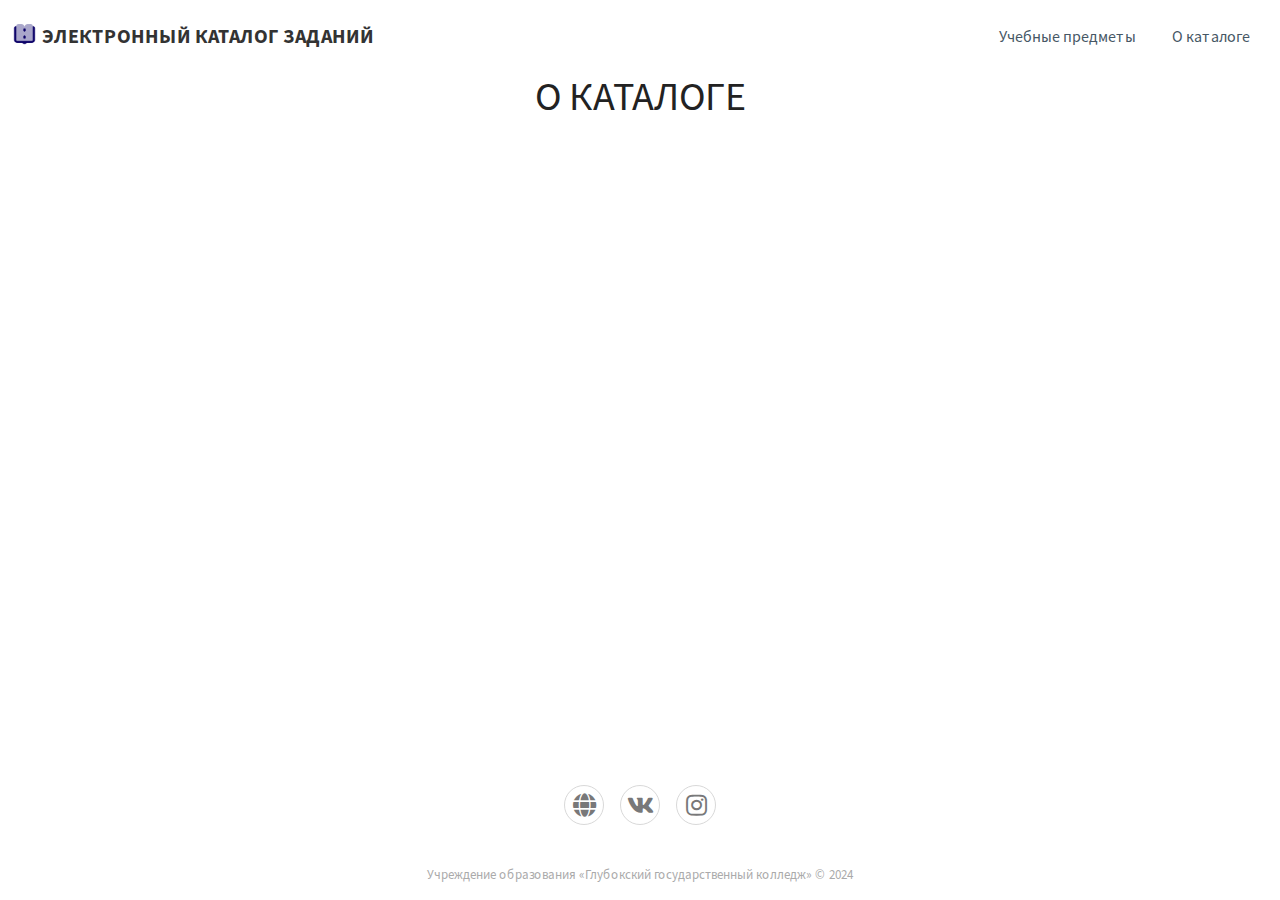
<file: content/about.html>
<!DOCTYPE html>
<html class="h-100" lang="ru">

<head>
    <meta charset="utf-8">
    <meta name="viewport" content="width=device-width, initial-scale=1.0, shrink-to-fit=no">
    <title>Электронный каталог заданий</title>
    <meta name="description" content="Каталог интерактивных заданий">
    <link rel="icon" type="image/png" sizes="521x521" href="../assets/img/Favicon.png">
    <link rel="icon" type="image/png" sizes="521x521" href="../assets/img/Favicon.png">
    <link rel="icon" type="image/png" sizes="521x521" href="../assets/img/Favicon.png">
    <link rel="icon" type="image/png" sizes="521x521" href="../assets/img/Favicon.png">
    <link rel="icon" type="image/png" sizes="521x521" href="../assets/img/Favicon.png">
    <link rel="stylesheet" href="../assets/bootstrap/css/bootstrap.min.css">
    <link rel="stylesheet" href="../assets/css/Source%20Sans%20Pro.css">
    <link rel="stylesheet" href="../assets/fonts/fontawesome-all.min.css">
    <link rel="stylesheet" href="../assets/css/aos.min.css">
    <link rel="stylesheet" href="../assets/css/Footer-Basic.css">
    <link rel="stylesheet" href="../assets/css/Navigation-Clean.css">
    <link rel="stylesheet" href="../assets/css/Social-Icons.css">
    <link rel="stylesheet" href="../assets/css/styles.css">
</head>

<body class="d-flex flex-column h-100">
    <nav class="navbar navbar-light navbar-expand-lg bg-white navigation-clean">
        <div class="container-fluid"><a class="navbar-brand text-uppercase d-flex flex-row" href="../index.html"><img class="img-navbar" src="../assets/img/Favicon.png"><span>ЭЛЕКТРОННЫЙ КАТАЛОГ ЗАДАНИЙ</span></a><button data-bs-toggle="collapse" class="navbar-toggler" data-bs-target="#navcol-1"><span class="visually-hidden">Toggle navigation</span><span class="navbar-toggler-icon"></span></button>
            <div class="collapse navbar-collapse" id="navcol-1">
                <ul class="navbar-nav ms-auto">
                    <li class="nav-item"><a class="nav-link" href="subjects.html">Учебные предметы</a></li>
                    <li class="nav-item"><a class="nav-link" href="about.html">О каталоге</a></li>
                </ul>
            </div>
        </div>
    </nav>
    <main class="flex-shrink-0">
        <div class="container-fluid">
            <h1 class="text-uppercase text-center" data-aos="zoom-in" data-aos-once="true">О каталоге</h1>
            <p data-aos="zoom-in"></p>
        </div>
    </main>
    <footer class="footer-basic mt-auto py-3">
        <div class="container-fluid">
            <div class="social"><a data-bs-toggle="tooltip" data-bss-tooltip="" href="http://glubgk.edu.by/" target="_blank" title="Официальный сайт «Глубокский государственный колледж»"><i class="fas fa-globe"></i></a><a data-bs-toggle="tooltip" data-bss-tooltip="" href="https://vk.com/glubgk" target="_blank" title="Официальная группа VK учреждения образования «Глубокский государственный колледж»"><i class="fab fa-vk"></i></a><a data-bs-toggle="tooltip" data-bss-tooltip="" href="https://instagram.com/ctz_glu" title="Центр точного земледелия" target="_blank"><i class="fab fa-instagram"></i></a></div>
            <p id="cop" class="copyright">Учреждение образования «Глубокский государственный колледж» © 2024</p>
        </div>
    </footer>
    <script src="../assets/js/jquery.min.js"></script>
    <script src="../assets/bootstrap/js/bootstrap.min.js"></script>
    <script src="../assets/js/aos.min.js"></script>
    <script src="../assets/js/bs-init.js"></script>
</body>

</html>
</file>
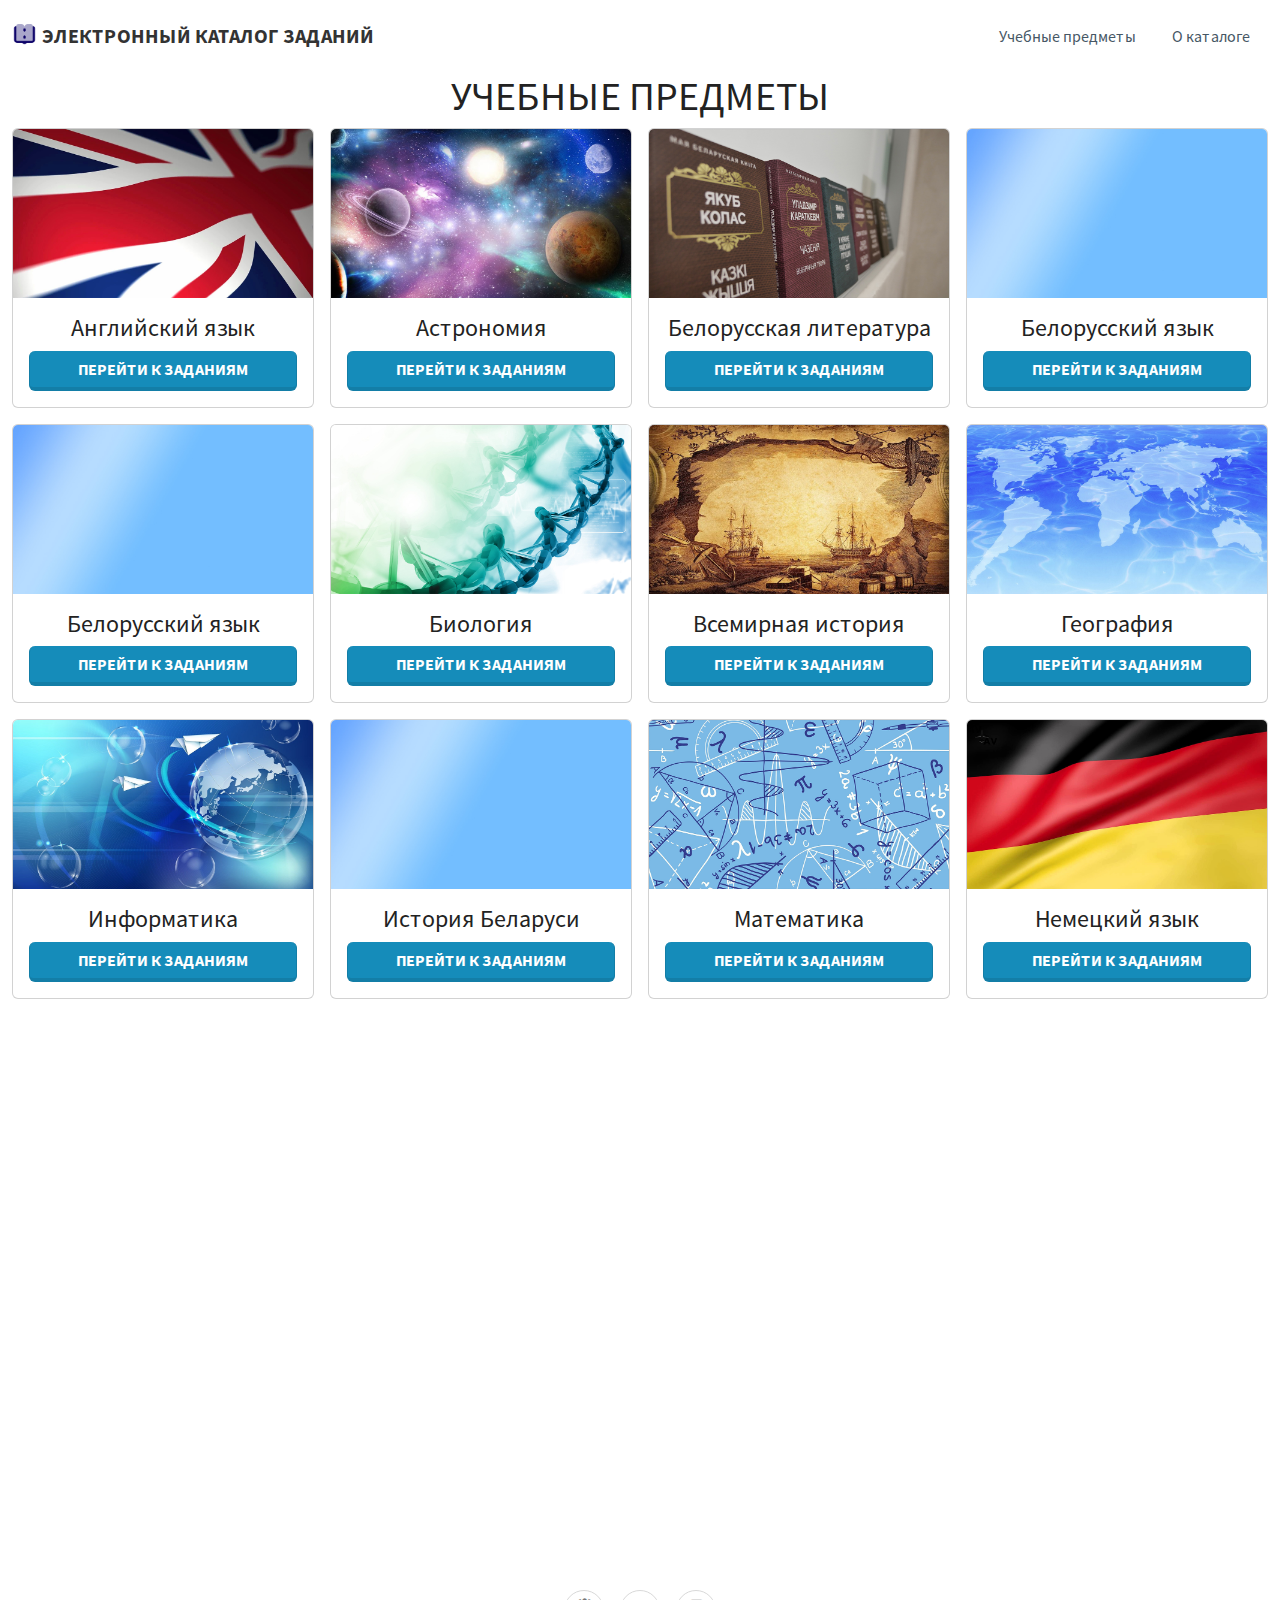
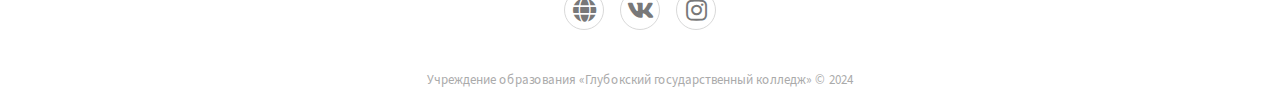
<file: content/subjects.html>
<!DOCTYPE html>
<html lang="ru">

<head>
    <meta charset="utf-8">
    <meta name="viewport" content="width=device-width, initial-scale=1.0, shrink-to-fit=no">
    <title>Электронный каталог заданий</title>
    <meta name="description" content="Каталог интерактивных заданий">
    <link rel="icon" type="image/png" sizes="521x521" href="../assets/img/Favicon.png">
    <link rel="icon" type="image/png" sizes="521x521" href="../assets/img/Favicon.png">
    <link rel="icon" type="image/png" sizes="521x521" href="../assets/img/Favicon.png">
    <link rel="icon" type="image/png" sizes="521x521" href="../assets/img/Favicon.png">
    <link rel="icon" type="image/png" sizes="521x521" href="../assets/img/Favicon.png">
    <link rel="stylesheet" href="../assets/bootstrap/css/bootstrap.min.css">
    <link rel="stylesheet" href="../assets/css/Source%20Sans%20Pro.css">
    <link rel="stylesheet" href="../assets/fonts/fontawesome-all.min.css">
    <link rel="stylesheet" href="../assets/css/aos.min.css">
    <link rel="stylesheet" href="../assets/css/Footer-Basic.css">
    <link rel="stylesheet" href="../assets/css/Navigation-Clean.css">
    <link rel="stylesheet" href="../assets/css/Social-Icons.css">
    <link rel="stylesheet" href="../assets/css/styles.css">
</head>

<body>
    <nav class="navbar navbar-light navbar-expand-lg bg-white navigation-clean">
        <div class="container-fluid"><a class="navbar-brand text-uppercase d-flex flex-row" href="../index.html"><img class="img-navbar" src="../assets/img/Favicon.png"><span>ЭЛЕКТРОННЫЙ КАТАЛОГ ЗАДАНИЙ</span></a><button data-bs-toggle="collapse" class="navbar-toggler" data-bs-target="#navcol-1"><span class="visually-hidden">Toggle navigation</span><span class="navbar-toggler-icon"></span></button>
            <div class="collapse navbar-collapse" id="navcol-1">
                <ul class="navbar-nav ms-auto">
                    <li class="nav-item"><a class="nav-link" href="subjects.html">Учебные предметы</a></li>
                    <li class="nav-item"><a class="nav-link" href="about.html">О каталоге</a></li>
                </ul>
            </div>
        </div>
    </nav>
    <main>
        <div class="container-fluid">
            <h1 class="text-uppercase text-center" data-aos="zoom-in" data-aos-once="true">Учебные предметы</h1>
            <div class="row row-cols-1 row-cols-md-4 g-3">
                <div data-aos="fade-up" data-aos-once="true" class="col">
                    <div class="card h-100"><img class="card-img-top w-100 d-block" src="../assets/img/English_language.jpg">
                        <div class="card-body d-flex flex-column justify-content-center">
                            <h4 class="text-center card-title">Английский язык</h4><button class="btn btn-primary" type="button">Перейти к заданиям</button>
                        </div>
                    </div>
                </div>
                <div data-aos="fade-up" data-aos-once="true" class="col">
                    <div class="card h-100"><img class="card-img-top w-100 d-block" src="../assets/img/Astranomy.jpg">
                        <div class="card-body d-flex flex-column justify-content-center">
                            <h4 class="text-center card-title">Астрономия<br></h4><button class="btn btn-primary" type="button">Перейти к заданиям</button>
                        </div>
                    </div>
                </div>
                <div data-aos="fade-up" data-aos-once="true" class="col">
                    <div class="card h-100"><img class="card-img-top w-100 d-block" src="../assets/img/Belarusian_literature.jpg">
                        <div class="card-body d-flex flex-column justify-content-center">
                            <h4 class="text-center card-title">Белорусская литература</h4><button class="btn btn-primary" type="button">Перейти к заданиям</button>
                        </div>
                    </div>
                </div>
                <div data-aos="fade-up" data-aos-once="true" class="col">
                    <div class="card h-100"><img class="card-img-top w-100 d-block" src="../assets/img/BG_noimage.jpg">
                        <div class="card-body d-flex flex-column justify-content-center">
                            <h4 class="text-center card-title">Белорусский язык</h4><button class="btn btn-primary" type="button">Перейти к заданиям</button>
                        </div>
                    </div>
                </div>
                <div data-aos="fade-up" data-aos-once="true" class="col">
                    <div class="card h-100"><img class="card-img-top w-100 d-block" src="../assets/img/BG_noimage.jpg">
                        <div class="card-body d-flex flex-column justify-content-center">
                            <h4 class="text-center card-title">Белорусский язык</h4><button class="btn btn-primary" type="button">Перейти к заданиям</button>
                        </div>
                    </div>
                </div>
                <div data-aos="fade-up" data-aos-once="true" class="col">
                    <div class="card h-100"><img class="card-img-top w-100 d-block" src="../assets/img/Biology.jpg">
                        <div class="card-body d-flex flex-column justify-content-center">
                            <h4 class="text-center card-title">Биология</h4><a class="btn btn-primary" role="button" href="subjects/biology.html">Перейти к заданиям</a>
                        </div>
                    </div>
                </div>
                <div data-aos="fade-up" data-aos-once="true" class="col">
                    <div class="card h-100"><img class="card-img-top w-100 d-block" src="../assets/img/World_history.jpg">
                        <div class="card-body d-flex flex-column justify-content-center">
                            <h4 class="text-center card-title">Всемирная история</h4><button class="btn btn-primary" type="button">Перейти к заданиям</button>
                        </div>
                    </div>
                </div>
                <div data-aos="fade-up" data-aos-once="true" class="col">
                    <div class="card h-100"><img class="card-img-top w-100 d-block" src="../assets/img/Geography.jpg">
                        <div class="card-body d-flex flex-column justify-content-center">
                            <h4 class="text-center card-title">География</h4><button class="btn btn-primary" type="button">Перейти к заданиям</button>
                        </div>
                    </div>
                </div>
                <div data-aos="fade-up" data-aos-once="true" class="col">
                    <div class="card h-100"><img class="card-img-top w-100 d-block" src="../assets/img/Informatics.jpg">
                        <div class="card-body d-flex flex-column justify-content-center">
                            <h4 class="text-center card-title">Информатика</h4><button class="btn btn-primary" type="button">Перейти к заданиям</button>
                        </div>
                    </div>
                </div>
                <div data-aos="fade-up" data-aos-once="true" class="col">
                    <div class="card h-100"><img class="card-img-top w-100 d-block" src="../assets/img/BG_noimage.jpg">
                        <div class="card-body d-flex flex-column justify-content-center">
                            <h4 class="text-center card-title">История Беларуси</h4><button class="btn btn-primary" type="button">Перейти к заданиям</button>
                        </div>
                    </div>
                </div>
                <div data-aos="fade-up" data-aos-once="true" class="col">
                    <div class="card h-100"><img class="card-img-top w-100 d-block" src="../assets/img/Mathematics.jpg">
                        <div class="card-body d-flex flex-column justify-content-center">
                            <h4 class="text-center card-title">Математика</h4><button class="btn btn-primary" type="button">Перейти к заданиям</button>
                        </div>
                    </div>
                </div>
                <div data-aos="fade-up" data-aos-once="true" class="col">
                    <div class="card h-100"><img class="card-img-top w-100 d-block" src="../assets/img/German_language.jpg">
                        <div class="card-body d-flex flex-column justify-content-center">
                            <h4 class="text-center card-title">Немецкий язык</h4><button class="btn btn-primary" type="button">Перейти к заданиям</button>
                        </div>
                    </div>
                </div>
                <div data-aos="fade-up" data-aos-once="true" class="col">
                    <div class="card h-100"><img class="card-img-top w-100 d-block" src="../assets/img/BG_noimage.jpg">
                        <div class="card-body d-flex flex-column justify-content-center">
                            <h4 class="text-center card-title">Обществоведение</h4><button class="btn btn-primary" type="button">Перейти к заданиям</button>
                        </div>
                    </div>
                </div>
                <div data-aos="fade-up" data-aos-once="true" class="col">
                    <div class="card h-100"><img class="card-img-top w-100 d-block" src="../assets/img/Russian%20literature.jpg">
                        <div class="card-body d-flex flex-column justify-content-center">
                            <h4 class="text-center card-title">Русская литература</h4><button class="btn btn-primary" type="button">Перейти к заданиям</button>
                        </div>
                    </div>
                </div>
                <div data-aos="fade-up" data-aos-once="true" class="col">
                    <div class="card h-100"><img class="card-img-top w-100 d-block" src="../assets/img/Russian_language.jpg">
                        <div class="card-body d-flex flex-column justify-content-center">
                            <h4 class="text-center card-title">Русский язык</h4><a class="btn btn-primary" role="button" href="subjects/russian-language.html">Перейти к заданиям</a>
                        </div>
                    </div>
                </div>
                <div data-aos="fade-up" data-aos-once="true" class="col">
                    <div class="card h-100"><img class="card-img-top w-100 d-block" src="../assets/img/Physics_2.jpg">
                        <div class="card-body d-flex flex-column justify-content-center">
                            <h4 class="text-center card-title">Физика</h4><button class="btn btn-primary" type="button">Перейти к заданиям</button>
                        </div>
                    </div>
                </div>
                <div data-aos="fade-up" data-aos-once="true" class="col">
                    <div class="card h-100"><img class="card-img-top w-100 d-block" src="../assets/img/Chemistry.jpg">
                        <div class="card-body d-flex flex-column justify-content-center">
                            <h4 class="text-center card-title">Химия</h4><button class="btn btn-primary" type="button">Перейти к заданиям</button>
                        </div>
                    </div>
                </div>
            </div>
        </div>
    </main>
    <footer class="footer-basic">
        <div class="social"><a data-bs-toggle="tooltip" data-bss-tooltip="" href="http://glubgk.edu.by/" target="_blank" title="Официальный сайт «Глубокский государственный колледж»"><i class="fas fa-globe"></i></a><a data-bs-toggle="tooltip" data-bss-tooltip="" href="https://vk.com/glubgk" target="_blank" title="Официальная группа VK учреждения образования «Глубокский государственный колледж»"><i class="fab fa-vk"></i></a><a data-bs-toggle="tooltip" data-bss-tooltip="" href="https://instagram.com/ctz_glu" title="Центр точного земледелия" target="_blank"><i class="fab fa-instagram"></i></a></div>
        <p class="copyright">Учреждение образования «Глубокский государственный колледж» © 2024</p>
    </footer>
    <script src="../assets/js/jquery.min.js"></script>
    <script src="../assets/bootstrap/js/bootstrap.min.js"></script>
    <script src="../assets/js/aos.min.js"></script>
    <script src="../assets/js/bs-init.js"></script>
</body>

</html>
</file>
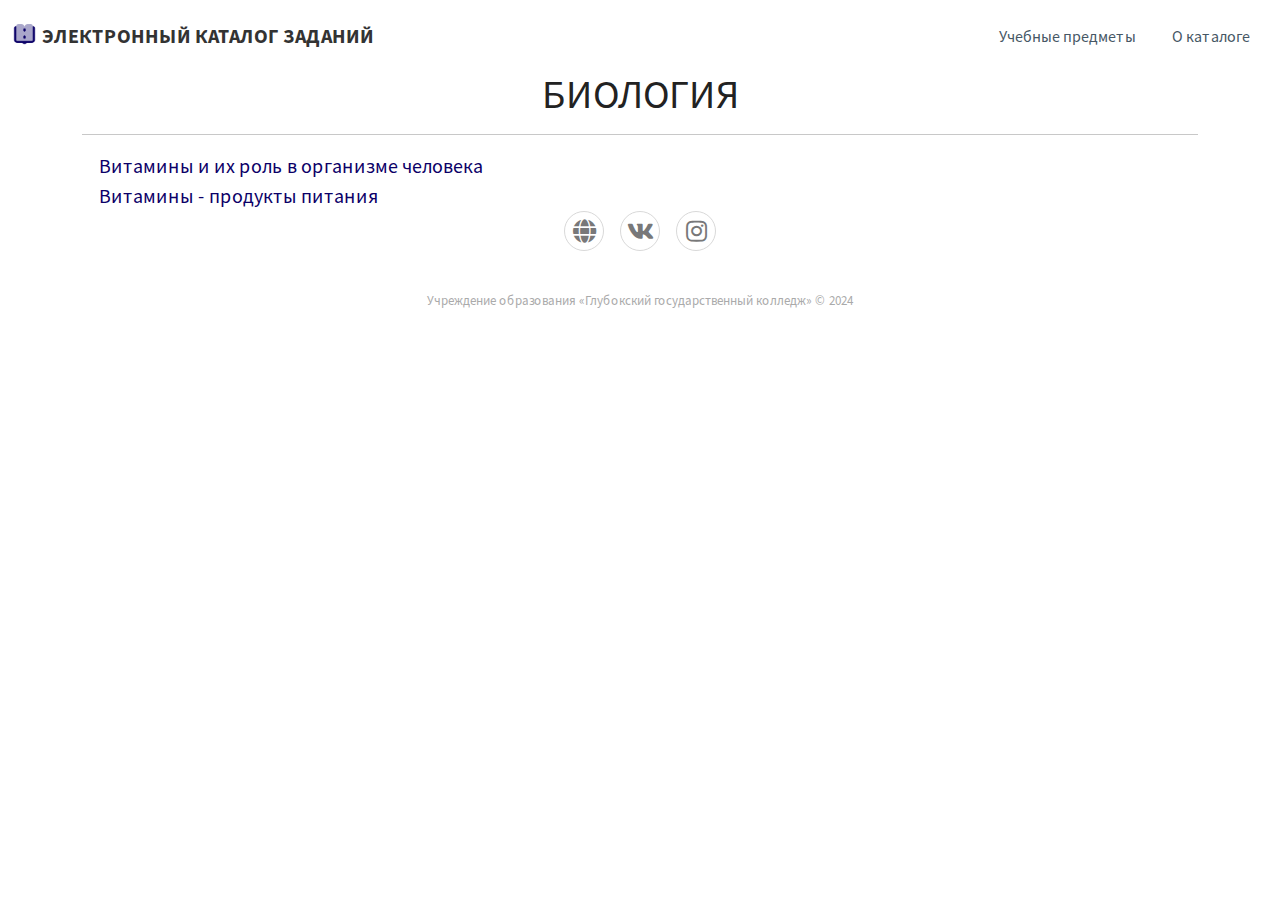
<file: content/subjects/biology.html>
<!DOCTYPE html>
<html lang="ru">

<head>
    <meta charset="utf-8">
    <meta name="viewport" content="width=device-width, initial-scale=1.0, shrink-to-fit=no">
    <title>Электронный каталог заданий</title>
    <meta name="description" content="Каталог интерактивных заданий">
    <link rel="icon" type="image/png" sizes="521x521" href="../../assets/img/Favicon.png">
    <link rel="icon" type="image/png" sizes="521x521" href="../../assets/img/Favicon.png">
    <link rel="icon" type="image/png" sizes="521x521" href="../../assets/img/Favicon.png">
    <link rel="icon" type="image/png" sizes="521x521" href="../../assets/img/Favicon.png">
    <link rel="icon" type="image/png" sizes="521x521" href="../../assets/img/Favicon.png">
    <link rel="stylesheet" href="../../assets/bootstrap/css/bootstrap.min.css">
    <link rel="stylesheet" href="../../assets/css/Source%20Sans%20Pro.css">
    <link rel="stylesheet" href="../../assets/fonts/fontawesome-all.min.css">
    <link rel="stylesheet" href="../../assets/css/Footer-Basic.css">
    <link rel="stylesheet" href="../../assets/css/Navigation-Clean.css">
    <link rel="stylesheet" href="../../assets/css/Social-Icons.css">
    <link rel="stylesheet" href="../../assets/css/styles.css">
</head>

<body>
    <nav class="navbar navbar-light navbar-expand-lg fixed-top bg-white navigation-clean">
        <div class="container-fluid"><a class="navbar-brand text-uppercase d-flex flex-row" href="../../index.html"><img class="img-navbar" src="../../assets/img/Favicon.png"><span>ЭЛЕКТРОННЫЙ КАТАЛОГ ЗАДАНИЙ</span></a><button data-bs-toggle="collapse" class="navbar-toggler" data-bs-target="#navcol-1"><span class="visually-hidden">Toggle navigation</span><span class="navbar-toggler-icon"></span></button>
            <div class="collapse navbar-collapse" id="navcol-1">
                <ul class="navbar-nav ms-auto">
                    <li class="nav-item"><a class="nav-link" href="../subjects.html">Учебные предметы</a></li>
                    <li class="nav-item"><a class="nav-link" href="../about.html">О каталоге</a></li>
                </ul>
            </div>
        </div>
    </nav>
    <main style="padding-top: 70px;">
        <div class="container" style="padding-top: 0px;">
            <h1 class="text-uppercase text-center">Биология</h1>
            <hr>
            <div class="d-flex flex-column cl-effect-1" style="font-size: 20px;"><a href="https://learningapps.org/view2984663" target="_blank">Витамины и их роль в организме человека</a><a href="https://learningapps.org/view1374184" target="_blank">Витамины - продукты питания</a></div>
        </div>
    </main>
    <footer class="footer-basic">
        <div class="social"><a data-bs-toggle="tooltip" data-bss-tooltip="" href="http://glubgk.edu.by/" target="_blank" title="Официальный сайт «Глубокский государственный колледж»"><i class="fas fa-globe"></i></a><a data-bs-toggle="tooltip" data-bss-tooltip="" href="https://vk.com/glubgk" target="_blank" title="Официальная группа VK учреждения образования «Глубокский государственный колледж»"><i class="fab fa-vk"></i></a><a data-bs-toggle="tooltip" data-bss-tooltip="" href="https://instagram.com/ctz_glu" title="Центр точного земледелия" target="_blank"><i class="fab fa-instagram"></i></a></div>
        <p class="copyright">Учреждение образования «Глубокский государственный колледж» © 2024</p>
    </footer>
    <script src="../../assets/js/jquery.min.js"></script>
    <script src="../../assets/bootstrap/js/bootstrap.min.js"></script>
    <script src="../../assets/js/bs-init.js"></script>
</body>

</html>
</file>
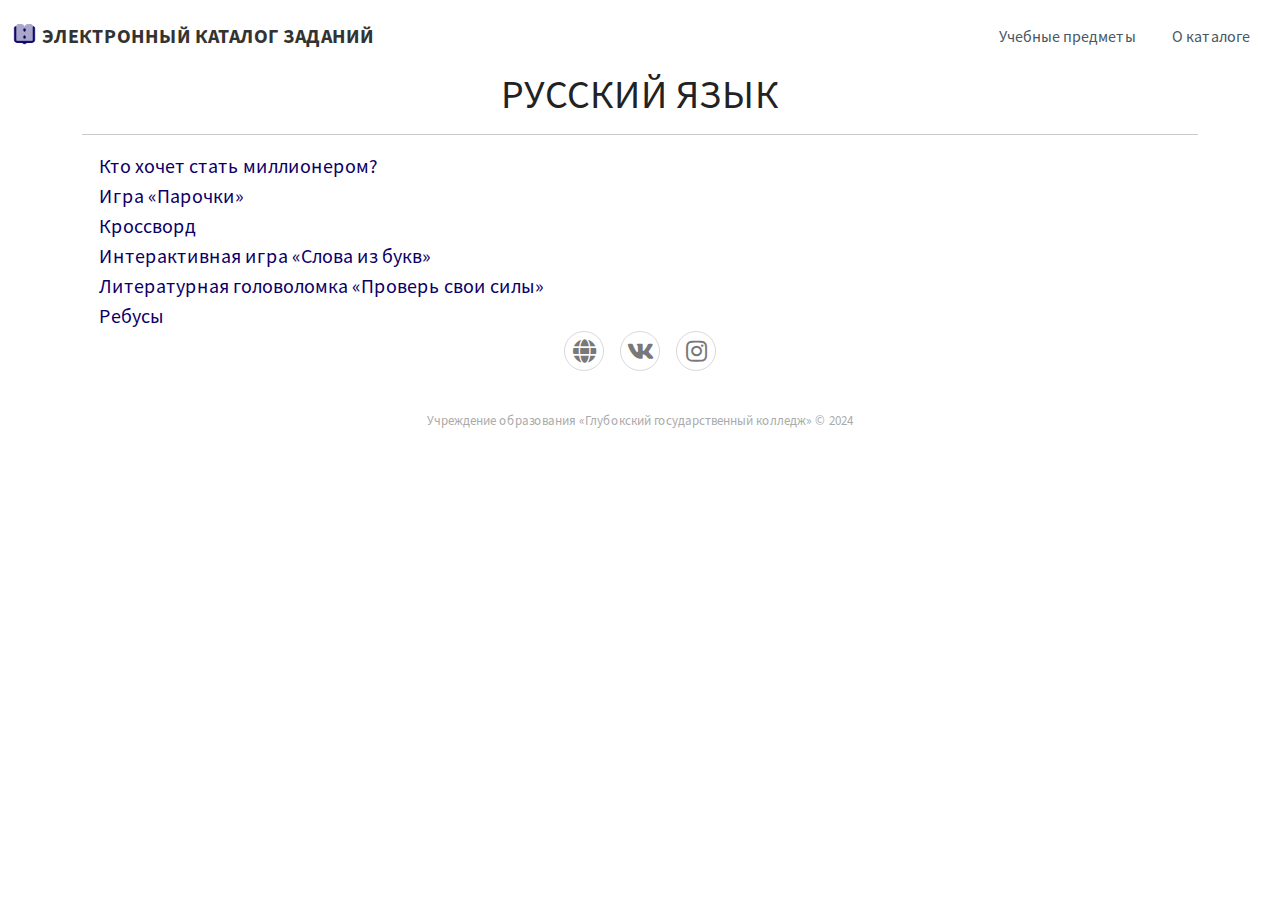
<file: content/subjects/russian-language.html>
<!DOCTYPE html>
<html lang="ru">

<head>
    <meta charset="utf-8">
    <meta name="viewport" content="width=device-width, initial-scale=1.0, shrink-to-fit=no">
    <title>Электронный каталог заданий</title>
    <meta name="description" content="Каталог интерактивных заданий">
    <link rel="icon" type="image/png" sizes="521x521" href="../../assets/img/Favicon.png">
    <link rel="icon" type="image/png" sizes="521x521" href="../../assets/img/Favicon.png">
    <link rel="icon" type="image/png" sizes="521x521" href="../../assets/img/Favicon.png">
    <link rel="icon" type="image/png" sizes="521x521" href="../../assets/img/Favicon.png">
    <link rel="icon" type="image/png" sizes="521x521" href="../../assets/img/Favicon.png">
    <link rel="stylesheet" href="../../assets/bootstrap/css/bootstrap.min.css">
    <link rel="stylesheet" href="../../assets/css/Source%20Sans%20Pro.css">
    <link rel="stylesheet" href="../../assets/fonts/fontawesome-all.min.css">
    <link rel="stylesheet" href="../../assets/css/Footer-Basic.css">
    <link rel="stylesheet" href="../../assets/css/Navigation-Clean.css">
    <link rel="stylesheet" href="../../assets/css/Social-Icons.css">
    <link rel="stylesheet" href="../../assets/css/styles.css">
</head>

<body>
    <nav class="navbar navbar-light navbar-expand-lg fixed-top bg-white navigation-clean">
        <div class="container-fluid"><a class="navbar-brand text-uppercase d-flex flex-row" href="../../index.html"><img class="img-navbar" src="../../assets/img/Favicon.png"><span>ЭЛЕКТРОННЫЙ КАТАЛОГ ЗАДАНИЙ</span></a><button data-bs-toggle="collapse" class="navbar-toggler" data-bs-target="#navcol-1"><span class="visually-hidden">Toggle navigation</span><span class="navbar-toggler-icon"></span></button>
            <div class="collapse navbar-collapse" id="navcol-1">
                <ul class="navbar-nav ms-auto">
                    <li class="nav-item"><a class="nav-link" href="../subjects.html">Учебные предметы</a></li>
                    <li class="nav-item"><a class="nav-link" href="../about.html">О каталоге</a></li>
                </ul>
            </div>
        </div>
    </nav>
    <main style="padding-top: 70px;">
        <div class="container" style="padding-top: 0px;">
            <h1 class="text-uppercase text-center">Русский язык</h1>
            <hr>
            <div class="d-flex flex-column cl-effect-1" style="font-size: 20px;">
                <a href="https://learningapps.org/watch?v=p4recqm1k24" target="_blank">Кто хочет стать миллионером?</a>
                <a href="https://learningapps.org/watch?v=poknbqkmj22" target="_blank">Игра «Парочки»</a>
                <a href="https://learningapps.org/watch?v=pdmfyq14321" target="_blank">Кроссворд</a>
                <a href="https://learningapps.org/watch?v=pmbpuqn2v21" target="_blank">Интерактивная игра «Слова из букв»</a>
                <a href="../subjects/ispring/t_2/index.html" target="_blank">Литературная головоломка «Проверь свои силы»</a>
				<a href="../subjects/ispring/t_1/index.html" target="_blank">Ребусы</a></div>
				</div>
        </div>
    </main>
    <footer class="footer-basic">
        <div class="social"><a data-bs-toggle="tooltip" data-bss-tooltip="" href="http://glubgk.edu.by/" target="_blank" title="Официальный сайт «Глубокский государственный колледж»"><i class="fas fa-globe"></i></a><a data-bs-toggle="tooltip" data-bss-tooltip="" href="https://vk.com/glubgk" target="_blank" title="Официальная группа VK учреждения образования «Глубокский государственный колледж»"><i class="fab fa-vk"></i></a><a data-bs-toggle="tooltip" data-bss-tooltip="" href="https://instagram.com/ctz_glu" title="Центр точного земледелия" target="_blank"><i class="fab fa-instagram"></i></a></div>
        <p class="copyright">Учреждение образования «Глубокский государственный колледж» © 2024</p>
    </footer>
    <script src="../../assets/js/jquery.min.js"></script>
    <script src="../../assets/bootstrap/js/bootstrap.min.js"></script>
    <script src="../../assets/js/bs-init.js"></script>
</body>

</html>
</file>
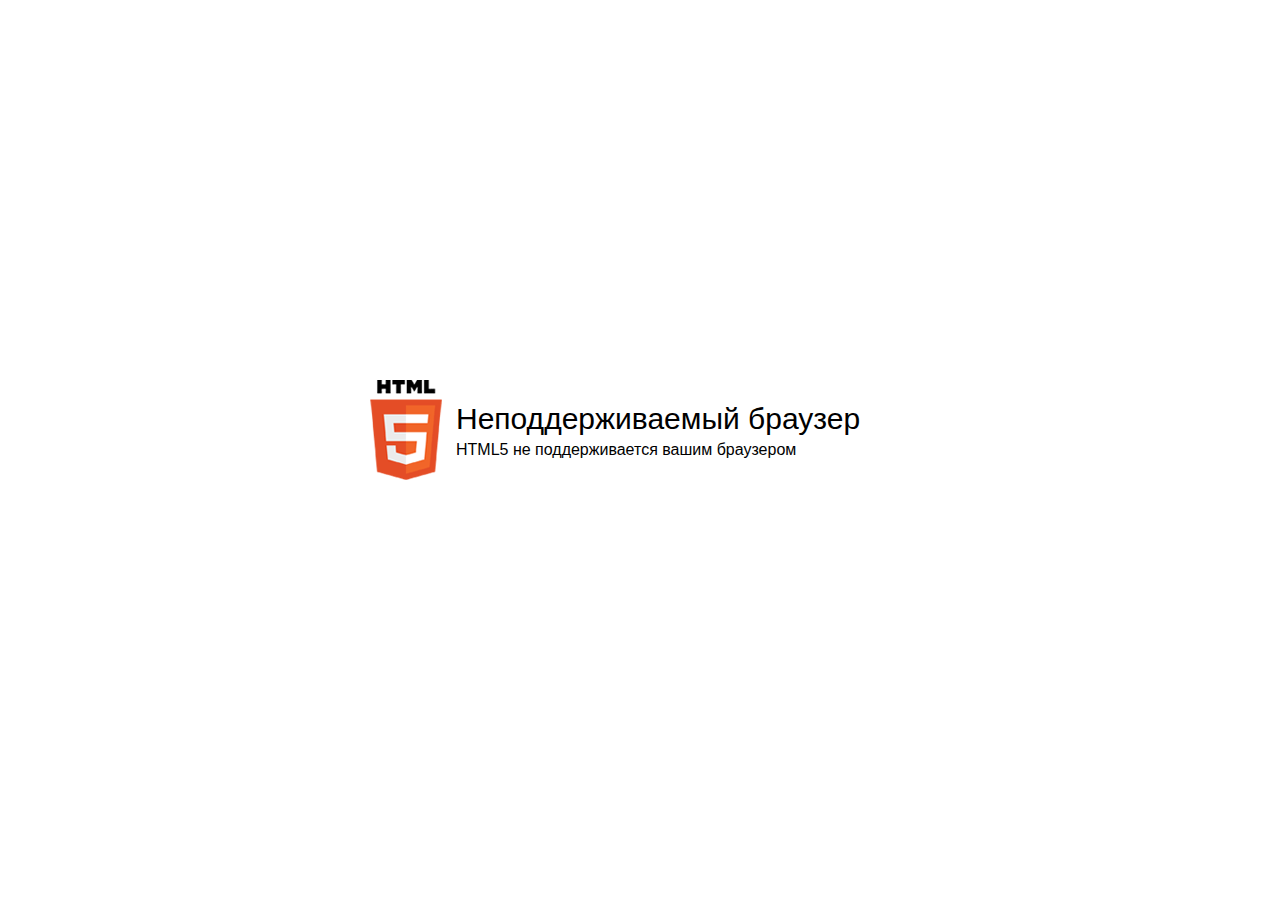
<file: content/subjects/ispring/t_1/data/html5-unsupported.html>
<html>
<head>
    <meta http-equiv="Content-Type" content="text/html;charset=utf-8"/>
    <meta name="viewport" content="width=device-width,initial-scale=1,maximum-scale=1">
    <meta name="format-detection" content="telephone=no">
    <meta name="apple-mobile-web-app-capable" content="yes">
    <meta name="apple-mobile-web-app-status-bar-style" content="black">
    <meta http-equiv="X-UA-Compatible" content="IE=edge">
    <meta name="msapplication-tap-highlight" content="no" />
    <title>Обновите Ваш браузер</title>
    <style>
        body {
            background: #fff;
        }

        .banner {
            position: absolute;
            top: 50%;
            left: 50%;
            margin-left: -270px;
            margin-top: -70px;
        }

        .banner .html5 {
            display: inline-block;
            *display: inline;
            zoom: 1;
            vertical-align: top;
            background: url("html5.png");
            width: 72px;
            height: 100px;
            margin-right: 10px;
        }

        .banner .message {
            display: inline-block;
            *display: inline;
            zoom: 1;
            vertical-align: top;
            font-family: Arial, Helvetica, sans-serif;
        }

        .banner .message .title {
            font-size: 30px;
            margin-top: 22px;
            margin-bottom: 5px;
        }
    </style>
</head>
<body>
    <div class="banner">
        <div class="html5"></div>
        <div class="message">
            <div class="title">Неподдерживаемый браузер</div>
            <div class="text">HTML5 не поддерживается вашим браузером</div>
        </div>
    </div>
</body>
</html>
</file>
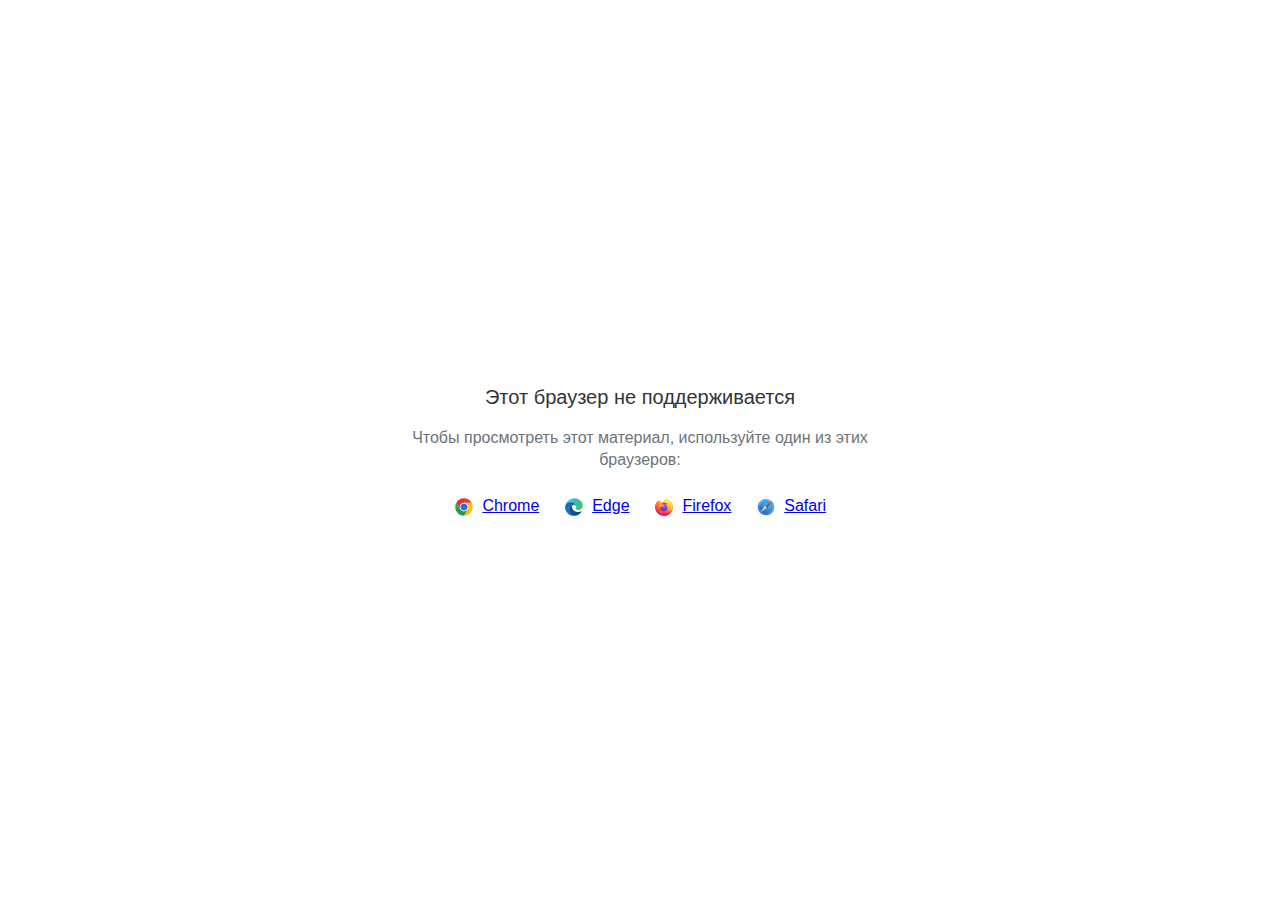
<file: content/subjects/ispring/t_2/data/html5-unsupported.html>
<html>
<head>
    <meta http-equiv="Content-Type" content="text/html;charset=utf-8"/>
    <meta name="viewport" content="width=device-width,initial-scale=1,maximum-scale=1">
    <meta name="format-detection" content="telephone=no">
    <meta name="apple-mobile-web-app-capable" content="yes">
    <meta name="apple-mobile-web-app-status-bar-style" content="black">
    <meta http-equiv="X-UA-Compatible" content="IE=edge">
    <meta name="msapplication-tap-highlight" content="no" />
    <title>Страница недоступна</title>
    <style>
        body {
            background: #fff;
        }

        .banner {
            position: absolute;
            top: 50%;
            left: 50%;
            margin-left: -235px;
            margin-top: -67px;
            width: 470px;
            text-align: center;
            font-family: Roboto, Arial, Helvetica, sans-serif;
        }

        .title {
            margin-bottom: 16px;
            font-size: 20px;
            font-weight: 500;
            color: #323537;
            line-height: 28px;
        }

        .text {
            margin-bottom: 26px;
            font-size: 16px;
            color: #6C737B;
            line-height: 22px;
        }

        .browsers svg, .browsers a {
            display: inline-block;
            vertical-align: top;
        }

        .browsers a {
            font-size: 16px;
            margin-right: 20px;
            margin-left: 4px;
        }

        .browsers :last-child {
            margin-right: 0;
        }
    </style>
</head>
<body>
    <div class="banner">
        <div class="title">Этот браузер не поддерживается</div>
        <div class="text">Чтобы просмотреть этот материал, используйте один из этих браузеров:</div>
        <div class="browsers">
            <svg width="20" height="20" viewBox="0 0 20 20" fill="none" xmlns="http://www.w3.org/2000/svg">
                <path d="M10.0001 10.0001L13.789 12.1875L10.0001 18.7501C14.8326 18.7501 18.7501 14.8326 18.7501 10.0001C18.7501 8.40581 18.3216 6.91244 17.5766 5.625H10L10.0001 10.0001Z" fill="#FBBF12"/>
                <path d="M9.99999 1.25C6.76136 1.25 3.93585 3.01077 2.42285 5.6261L6.21103 12.1876L9.99999 10.0001V5.62507H17.5766C16.0634 3.01039 13.2382 1.25 9.99999 1.25Z" fill="url(#paint0_linear_579_2699)"/>
                <path d="M1.25005 10C1.25005 14.8325 5.16742 18.75 10 18.75L13.789 12.1875L10 10L6.21109 12.1875L2.42291 5.62598C1.67833 6.91306 1.25 8.40588 1.25 9.99988" fill="url(#paint1_linear_579_2699)"/>
                <path d="M14.3751 10.0001C14.3751 12.4163 12.4163 14.3751 10.0001 14.3751C7.58381 14.3751 5.625 12.4163 5.625 10.0001C5.625 7.58381 7.58381 5.625 10.0001 5.625C12.4163 5.625 14.3751 7.58381 14.3751 10.0001Z" fill="white"/>
                <path d="M13.5548 10.0001C13.5548 11.9633 11.9633 13.5548 10.0001 13.5548C8.03686 13.5548 6.44531 11.9633 6.44531 10.0001C6.44531 8.03686 8.03686 6.44531 10.0001 6.44531C11.9633 6.44531 13.5548 8.03686 13.5548 10.0001Z" fill="#1A73E8"/>
                <defs>
                    <linearGradient id="paint0_linear_579_2699" x1="5.04786" y1="6.71874" x2="12.965" y2="6.71874" gradientUnits="userSpaceOnUse">
                        <stop stop-color="#DB3328"/>
                        <stop offset="1" stop-color="#E53D30"/>
                    </linearGradient>
                    <linearGradient id="paint1_linear_579_2699" x1="4.58454" y1="7.18406" x2="7.82938" y2="12.8043" gradientUnits="userSpaceOnUse">
                        <stop stop-color="#32A651"/>
                        <stop offset="1" stop-color="#279847"/>
                    </linearGradient>
                </defs>
            </svg>
            <a href="https://www.google.com/chrome">Chrome</a>
            <svg width="20" height="20" viewBox="0 0 20 20" fill="none" xmlns="http://www.w3.org/2000/svg">
                <path d="M12.2449 9.92045C12.2449 8.25 10.5088 5.36648 6.59777 5.36648C2.68671 5.36648 1.25 8.62784 1.25 10.0199C1.25 5.0483 5.30074 1.25 10.1097 1.25C14.9188 1.25 18.75 4.84943 18.75 8.50852C18.75 11.7699 16.2956 12.9034 14.3002 12.9034C12.9832 12.9034 11.4866 12.4659 11.4866 11.7699C11.4866 11.233 12.2449 11.233 12.2449 9.92045Z" fill="url(#paint0_linear_579_2709)"/>
                <path d="M6.59777 5.36646C10.5088 5.36646 12.2449 8.24998 12.2449 9.92043C12.2449 9.93342 12.2448 9.94627 12.2446 9.95901C12.2249 8.84657 11.4738 7.79259 9.99002 7.79259C8.11431 7.79259 5.5801 10.338 5.91933 13.5C6.19087 16.031 8.33381 19.4261 12.9832 18.2329C12.9832 18.2329 12.1052 18.75 9.6508 18.75C5.30074 18.75 1.25 14.7727 1.25 10.2187C1.25 10.0981 1.25184 9.97975 1.25555 9.8637C1.35584 8.39889 2.82648 5.36646 6.59777 5.36646Z" fill="url(#paint1_linear_579_2709)"/>
                <path d="M6.59777 5.36646C10.5088 5.36646 12.2449 8.24998 12.2449 9.92043C12.2449 9.93342 12.2448 9.94627 12.2446 9.95901C12.2249 8.84657 11.4738 7.79259 9.99002 7.79259C8.11431 7.79259 5.5801 10.338 5.91933 13.5C6.19087 16.031 8.33381 19.4261 12.9832 18.2329C12.9832 18.2329 12.1052 18.75 9.6508 18.75C5.30074 18.75 1.25 14.7727 1.25 10.2187C1.25 10.0981 1.25184 9.97975 1.25555 9.8637C1.35584 8.39889 2.82648 5.36646 6.59777 5.36646Z" fill="url(#paint2_radial_579_2709)"/>
                <path d="M12.4415 18.4371C14.9324 17.7576 16.712 15.6377 17.0338 15.2101C17.393 14.7328 17.4928 14.4345 17.393 14.3351C17.2932 14.2357 17.1536 14.2555 16.7944 14.4345C16.4352 14.6135 14.32 15.4885 11.9056 14.7527C9.49107 14.0169 7.83486 12.1078 7.83486 9.99987C7.83486 8.36919 9.23166 7.79248 9.98993 7.79248C8.11422 7.79248 5.58001 10.3379 5.91923 13.4999C6.19077 16.0309 8.33371 19.426 12.9831 18.2328C12.9831 18.2328 12.821 18.3283 12.4415 18.4371Z" fill="#0E458A"/>
                <path d="M12.4415 18.4371C14.9324 17.7576 16.712 15.6377 17.0338 15.2101C17.393 14.7328 17.4928 14.4345 17.393 14.3351C17.2932 14.2357 17.1536 14.2555 16.7944 14.4345C16.4352 14.6135 14.32 15.4885 11.9056 14.7527C9.49107 14.0169 7.83486 12.1078 7.83486 9.99987C7.83486 8.36919 9.23166 7.79248 9.98993 7.79248C8.11422 7.79248 5.58001 10.3379 5.91923 13.4999C6.19077 16.0309 8.33371 19.426 12.9831 18.2328C12.9831 18.2328 12.821 18.3283 12.4415 18.4371Z" fill="url(#paint3_radial_579_2709)"/>
                <defs>
                    <linearGradient id="paint0_linear_579_2709" x1="17.7323" y1="11.5909" x2="0.61762" y2="7.54779" gradientUnits="userSpaceOnUse">
                        <stop stop-color="#3BCC50"/>
                        <stop offset="0.489583" stop-color="#2ABAD6"/>
                        <stop offset="1" stop-color="#7DCFE7"/>
                    </linearGradient>
                    <linearGradient id="paint1_linear_579_2709" x1="7.11659" y1="5.36646" x2="7.11659" y2="18.75" gradientUnits="userSpaceOnUse">
                        <stop stop-color="#035989"/>
                        <stop offset="0.265625" stop-color="#1175B6"/>
                        <stop offset="1" stop-color="#0470CF"/>
                    </linearGradient>
                    <radialGradient id="paint2_radial_579_2709" cx="0" cy="0" r="1" gradientUnits="userSpaceOnUse" gradientTransform="translate(6.83723 11.8693) rotate(59.2143) scale(5.92595 5.93561)">
                        <stop stop-color="#1284D8"/>
                        <stop offset="0.813899" stop-color="#1170B2" stop-opacity="0.767762"/>
                        <stop offset="1" stop-color="#0E649B" stop-opacity="0.65"/>
                    </radialGradient>
                    <radialGradient id="paint3_radial_579_2709" cx="0" cy="0" r="1" gradientUnits="userSpaceOnUse" gradientTransform="translate(11.6661 13.4999) rotate(77.9982) scale(4.79806 5.18015)">
                        <stop stop-color="#104890"/>
                        <stop offset="0.69943" stop-color="#12529E" stop-opacity="0.70624"/>
                        <stop offset="1" stop-color="#0E4584" stop-opacity="0.58"/>
                    </radialGradient>
                </defs>
            </svg>
            <a href="https://www.microsoft.com/edge">Edge</a>
            <svg width="20" height="20" viewBox="0 0 20 20" fill="none" xmlns="http://www.w3.org/2000/svg">
                <path d="M18.1191 6.70405C17.7385 5.78587 16.967 4.79462 16.3615 4.4815C16.8544 5.4501 17.1395 6.42162 17.2485 7.14652C17.2485 7.14652 17.2485 7.15163 17.2503 7.16113C16.2598 4.6861 14.5798 3.68791 13.2079 1.51504C13.1383 1.40543 13.069 1.29582 13.0012 1.17854C12.963 1.1124 12.932 1.05248 12.905 0.995851C12.8481 0.885984 12.8042 0.76987 12.7741 0.649844C12.7743 0.644144 12.7725 0.638558 12.7688 0.63417C12.7652 0.629782 12.7601 0.626904 12.7544 0.626094C12.749 0.624635 12.7434 0.624635 12.738 0.626094C12.7366 0.626756 12.7352 0.627617 12.734 0.628652C12.7318 0.628652 12.7296 0.63121 12.7274 0.63194L12.7311 0.627191C10.5302 1.91914 9.78353 4.30904 9.71499 5.5049C8.83549 5.56518 7.99455 5.88974 7.30189 6.43623C7.22949 6.37488 7.15379 6.31755 7.07512 6.26451C6.87551 5.56419 6.86708 4.82302 7.0507 4.11832C6.15057 4.52936 5.45059 5.17789 4.94165 5.75189H4.93764C4.5902 5.31089 4.61463 3.85634 4.63432 3.55272C4.63031 3.53372 4.37547 3.68535 4.34266 3.70837C4.03608 3.92756 3.7495 4.17357 3.48628 4.4435C3.18675 4.74784 2.9131 5.07672 2.66818 5.42671C2.1047 6.22702 1.70509 7.13132 1.49244 8.08735C1.48843 8.10635 1.48478 8.12608 1.48077 8.14544C1.46437 8.22254 1.40494 8.60946 1.39437 8.6935V8.71286C1.3169 9.11266 1.26865 9.5176 1.25 9.92444V9.96938C1.25 14.8186 5.17279 18.75 10.0114 18.75C14.345 18.75 17.943 15.5968 18.6477 11.455C18.6623 11.3428 18.6743 11.2295 18.6875 11.1163C18.8617 9.61022 18.6681 8.02743 18.1191 6.70405ZM8.02046 13.5774C8.06129 13.5968 8.09994 13.6183 8.14186 13.6373L8.14769 13.641C8.10577 13.6205 8.06311 13.5993 8.02082 13.5774H8.02046ZM17.251 7.16515V7.15675V7.16625V7.16515Z" fill="url(#paint0_linear_579_2717)"/>
                <path d="M18.119 6.704C17.7384 5.78582 16.9669 4.79457 16.3614 4.48145C16.8543 5.45005 17.1394 6.42157 17.2484 7.14647V7.16437C18.0752 9.41067 17.6246 11.695 16.9757 13.0907C15.9716 15.25 13.541 17.4635 9.73602 17.3557C5.62839 17.2388 2.0071 14.1802 1.33082 10.1776C1.20759 9.54586 1.33082 9.22543 1.39279 8.71281C1.31733 9.10778 1.28853 9.22214 1.25098 9.92439V9.96933C1.25098 14.8185 5.17377 18.7499 10.0124 18.7499C14.346 18.7499 17.944 15.5968 18.6487 11.4549C18.6633 11.3428 18.6753 11.2295 18.6884 11.1162C18.8616 9.61017 18.668 8.02738 18.119 6.704Z" fill="url(#paint1_radial_579_2717)"/>
                <path d="M18.119 6.704C17.7384 5.78582 16.9669 4.79457 16.3614 4.48145C16.8543 5.45005 17.1394 6.42157 17.2484 7.14647V7.16437C18.0752 9.41067 17.6246 11.695 16.9757 13.0907C15.9716 15.25 13.541 17.4635 9.73602 17.3557C5.62839 17.2388 2.0071 14.1802 1.33082 10.1776C1.20759 9.54586 1.33082 9.22543 1.39279 8.71281C1.31733 9.10778 1.28853 9.22214 1.25098 9.92439V9.96933C1.25098 14.8185 5.17377 18.7499 10.0124 18.7499C14.346 18.7499 17.944 15.5968 18.6487 11.4549C18.6633 11.3428 18.6753 11.2295 18.6884 11.1162C18.8616 9.61017 18.668 8.02738 18.119 6.704Z" fill="url(#paint2_radial_579_2717)"/>
                <path d="M13.8612 7.73587C13.8806 7.74939 13.8977 7.7629 13.9159 7.77642C13.696 7.38513 13.4221 7.02694 13.1022 6.71246C10.3788 3.98314 12.3884 0.794172 12.7271 0.631947L12.7307 0.627197C10.5298 1.91915 9.78314 4.30905 9.7146 5.50491C9.81668 5.49797 9.9184 5.4892 10.0223 5.4892C11.6647 5.4892 13.0953 6.39459 13.8612 7.73587Z" fill="url(#paint3_radial_579_2717)"/>
                <path d="M10.028 8.28118C10.0138 8.5004 9.24382 9.25307 8.97441 9.25307C6.48292 9.25307 6.07861 10.7635 6.07861 10.7635C6.18798 12.0357 7.07244 13.0833 8.14245 13.6375C8.19131 13.6627 8.24052 13.6854 8.28828 13.708C8.37396 13.7446 8.46 13.7811 8.54567 13.8136C8.91262 13.9433 9.29689 14.0172 9.68568 14.0329C14.0525 14.2382 14.8991 8.80001 11.7473 7.22087C12.5541 7.08021 13.3919 7.40575 13.8597 7.73495C13.0941 6.39367 11.6631 5.48828 10.0207 5.48828C9.91682 5.48828 9.81511 5.49705 9.71303 5.50399C8.83417 5.56502 7.99404 5.88994 7.30212 6.43642C7.43591 6.55005 7.58685 6.70131 7.90439 7.0148C8.5001 7.60378 10.0247 8.20993 10.028 8.28118Z" fill="url(#paint4_radial_579_2717)"/>
                <path d="M10.028 8.28118C10.0138 8.5004 9.24382 9.25307 8.97441 9.25307C6.48292 9.25307 6.07861 10.7635 6.07861 10.7635C6.18798 12.0357 7.07244 13.0833 8.14245 13.6375C8.19131 13.6627 8.24052 13.6854 8.28828 13.708C8.37396 13.7446 8.46 13.7811 8.54567 13.8136C8.91262 13.9433 9.29689 14.0172 9.68568 14.0329C14.0525 14.2382 14.8991 8.80001 11.7473 7.22087C12.5541 7.08021 13.3919 7.40575 13.8597 7.73495C13.0941 6.39367 11.6631 5.48828 10.0207 5.48828C9.91682 5.48828 9.81511 5.49705 9.71303 5.50399C8.83417 5.56502 7.99404 5.88994 7.30212 6.43642C7.43591 6.55005 7.58685 6.70131 7.90439 7.0148C8.5001 7.60378 10.0247 8.20993 10.028 8.28118Z" fill="url(#paint5_radial_579_2717)"/>
                <path d="M6.89479 6.14439C6.96588 6.19043 7.02421 6.22916 7.07708 6.2646C6.87746 5.56428 6.86903 4.82311 7.05265 4.11841C6.15252 4.52945 5.45255 5.17799 4.9436 5.75198C4.9848 5.75089 6.2557 5.72787 6.89479 6.14439Z" fill="url(#paint6_radial_579_2717)"/>
                <path d="M1.33119 10.1776C2.00747 14.1802 5.62876 17.2388 9.7393 17.3557C13.5443 17.4635 15.9735 15.25 16.979 13.0907C17.6279 11.6946 18.0785 9.41068 17.2517 7.16437V7.14756C17.2517 7.14976 17.2517 7.15268 17.2535 7.16218C17.5641 9.1962 16.532 11.1667 14.9184 12.4992C14.9167 12.5029 14.9152 12.5067 14.9137 12.5105C11.7692 15.0765 8.76042 14.0586 8.15123 13.6431C8.10893 13.6227 8.06628 13.6015 8.02399 13.5796C6.19056 12.7027 5.43334 11.0274 5.59558 9.5919C4.04797 9.5919 3.52007 8.28314 3.52007 8.28314C3.52007 8.28314 4.90982 7.29006 6.74143 8.1538C8.43778 8.95396 10.031 8.2835 10.031 8.28314C10.0277 8.21189 8.50304 7.60391 7.90842 7.01676C7.59088 6.70327 7.43995 6.55201 7.30615 6.43838C7.23375 6.37702 7.15805 6.3197 7.07939 6.26665C7.02725 6.23012 6.97001 6.19358 6.8971 6.14645C6.25801 5.72992 4.98711 5.75294 4.94518 5.75404H4.94117C4.59374 5.31303 4.61816 3.85849 4.63785 3.55487C4.63384 3.53587 4.379 3.68749 4.34619 3.71051C4.03961 3.92971 3.75303 4.17571 3.48981 4.44564C3.19028 4.74999 2.91663 5.07887 2.67171 5.42886C2.10823 6.22916 1.70862 7.13347 1.49597 8.08949C1.48904 8.1063 1.17734 9.47023 1.33119 10.1776Z" fill="url(#paint7_radial_579_2717)"/>
                <path d="M13.1024 6.71246C13.4222 7.02693 13.6962 7.38513 13.9161 7.77642C13.9616 7.81071 14.0055 7.8473 14.0473 7.88603C16.0335 9.71873 14.9945 12.3132 14.9154 12.4996C16.529 11.1671 17.5611 9.19662 17.2505 7.16259C16.2599 4.6861 14.58 3.68791 13.2081 1.51504C13.1385 1.40543 13.0692 1.29582 13.0014 1.17854C12.9631 1.1124 12.9321 1.05248 12.9051 0.995851C12.8483 0.885984 12.8044 0.76987 12.7742 0.649844C12.7745 0.644144 12.7726 0.638559 12.769 0.63417C12.7653 0.629782 12.7602 0.626904 12.7546 0.626094C12.7492 0.624635 12.7435 0.624635 12.7382 0.626094C12.7367 0.626756 12.7354 0.627617 12.7341 0.628652C12.732 0.628652 12.7298 0.63121 12.7276 0.63194C12.3885 0.794165 10.379 3.98313 13.1024 6.71246Z" fill="url(#paint8_radial_579_2717)"/>
                <path d="M14.0464 7.88413C14.0046 7.8454 13.9608 7.80882 13.9152 7.77452C13.8973 7.761 13.8787 7.74748 13.8605 7.73396C13.3928 7.40513 12.555 7.07922 11.7482 7.21989C14.8995 8.79902 14.0534 14.2372 9.68654 14.0319C9.29775 14.0163 8.91348 13.9424 8.54653 13.8126C8.46085 13.7805 8.37481 13.7451 8.28914 13.7071C8.23956 13.6844 8.19034 13.6618 8.14331 13.6365L8.14914 13.6402C8.75834 14.0567 11.7671 15.0746 14.9116 12.5075C14.9116 12.5075 14.9134 12.5028 14.9163 12.4962C14.9943 12.3132 16.0334 9.71866 14.0464 7.88413Z" fill="url(#paint9_radial_579_2717)"/>
                <path d="M6.07833 10.7635C6.07833 10.7635 6.48264 9.25306 8.97412 9.25306C9.24354 9.25306 10.0135 8.49966 10.0277 8.28117C10.0419 8.06268 8.43455 8.95199 6.7382 8.15183C4.90659 7.28809 3.51685 8.28117 3.51685 8.28117C3.51685 8.28117 4.04475 9.58993 5.59235 9.58993C5.43012 11.0255 6.18733 12.6992 8.02076 13.5776C8.06159 13.597 8.10024 13.6185 8.14217 13.6375C7.07215 13.0843 6.18879 12.0357 6.07833 10.7635Z" fill="url(#paint10_radial_579_2717)"/>
                <path d="M18.1191 6.70405C17.7385 5.78587 16.967 4.79462 16.3615 4.4815C16.8544 5.4501 17.1395 6.42162 17.2485 7.14652C17.2485 7.14652 17.2485 7.15163 17.2503 7.16113C16.2598 4.6861 14.5798 3.68791 13.2079 1.51504C13.1383 1.40543 13.069 1.29582 13.0012 1.17854C12.963 1.1124 12.932 1.05248 12.905 0.995851C12.8481 0.885984 12.8042 0.76987 12.7741 0.649844C12.7743 0.644144 12.7725 0.638558 12.7688 0.63417C12.7652 0.629782 12.7601 0.626904 12.7544 0.626094C12.749 0.624635 12.7434 0.624635 12.738 0.626094C12.7366 0.626756 12.7352 0.627617 12.734 0.628652C12.7318 0.628652 12.7296 0.63121 12.7274 0.63194L12.7311 0.627191C10.5302 1.91914 9.78353 4.30904 9.71499 5.5049C9.81707 5.49796 9.91878 5.48919 10.0227 5.48919C11.6651 5.48919 13.0957 6.39458 13.8616 7.73586C13.3939 7.40703 12.5561 7.08111 11.7493 7.22178C14.9007 8.80092 14.0545 14.2391 9.68764 14.0338C9.29885 14.0182 8.91458 13.9443 8.54763 13.8145C8.46196 13.7824 8.37592 13.747 8.29024 13.709C8.24066 13.6863 8.19144 13.6636 8.14441 13.6384L8.15025 13.6421C8.10796 13.6216 8.0653 13.6004 8.02301 13.5785C8.06384 13.5979 8.10249 13.6194 8.14441 13.6384C7.07221 13.0842 6.18885 12.0356 6.07839 10.7633C6.07839 10.7633 6.4827 9.25288 8.97418 9.25288C9.2436 9.25288 10.0136 8.49949 10.0278 8.28099C10.0245 8.20975 8.49987 7.60177 7.90525 7.01462C7.58771 6.70113 7.43678 6.54986 7.30298 6.43623C7.23058 6.37488 7.15488 6.31755 7.07622 6.26451C6.87661 5.56419 6.86817 4.82302 7.05179 4.11832C6.15166 4.52936 5.45169 5.17789 4.94275 5.75189H4.93874C4.5913 5.31089 4.61572 3.85634 4.63541 3.55272C4.6314 3.53372 4.37657 3.68535 4.34375 3.70837C4.03717 3.92756 3.75059 4.17357 3.48738 4.4435C3.18785 4.74784 2.9142 5.07672 2.66928 5.42671C2.1058 6.22702 1.70618 7.13132 1.49353 8.08735C1.48952 8.10635 1.48588 8.12608 1.48187 8.14544C1.46546 8.22254 1.39109 8.61494 1.38088 8.69898C1.38088 8.70556 1.38088 8.69277 1.38088 8.69898C1.31262 9.10444 1.26891 9.51368 1.25 9.92444V9.96938C1.25 14.8186 5.17279 18.75 10.0114 18.75C14.345 18.75 17.943 15.5968 18.6477 11.455C18.6623 11.3428 18.6743 11.2295 18.6875 11.1163C18.8617 9.61022 18.6681 8.02743 18.1191 6.70405ZM17.25 7.15492V7.16442V7.15492Z" fill="url(#paint11_linear_579_2717)"/>
                <defs>
                    <linearGradient id="paint0_linear_579_2717" x1="16.9594" y1="3.43288" x2="2.3837" y2="17.4648" gradientUnits="userSpaceOnUse">
                        <stop offset="0.05" stop-color="#FFF44F"/>
                        <stop offset="0.11" stop-color="#FFE847"/>
                        <stop offset="0.22" stop-color="#FFC830"/>
                        <stop offset="0.37" stop-color="#FF980E"/>
                        <stop offset="0.4" stop-color="#FF8B16"/>
                        <stop offset="0.46" stop-color="#FF672A"/>
                        <stop offset="0.53" stop-color="#FF3647"/>
                        <stop offset="0.7" stop-color="#E31587"/>
                    </linearGradient>
                    <radialGradient id="paint1_radial_579_2717" cx="0" cy="0" r="1" gradientUnits="userSpaceOnUse" gradientTransform="translate(16.287 2.63668) scale(18.2654 18.3055)">
                        <stop offset="0.13" stop-color="#FFBD4F"/>
                        <stop offset="0.19" stop-color="#FFAC31"/>
                        <stop offset="0.25" stop-color="#FF9D17"/>
                        <stop offset="0.28" stop-color="#FF980E"/>
                        <stop offset="0.4" stop-color="#FF563B"/>
                        <stop offset="0.47" stop-color="#FF3750"/>
                        <stop offset="0.71" stop-color="#F5156C"/>
                        <stop offset="0.78" stop-color="#EB0878"/>
                        <stop offset="0.86" stop-color="#E50080"/>
                    </radialGradient>
                    <radialGradient id="paint2_radial_579_2717" cx="0" cy="0" r="1" gradientUnits="userSpaceOnUse" gradientTransform="translate(9.61279 10.1202) scale(18.2654 18.3055)">
                        <stop offset="0.3" stop-color="#960E18"/>
                        <stop offset="0.35" stop-color="#B11927" stop-opacity="0.74"/>
                        <stop offset="0.43" stop-color="#DB293D" stop-opacity="0.34"/>
                        <stop offset="0.5" stop-color="#F5334B" stop-opacity="0.09"/>
                        <stop offset="0.53" stop-color="#FF3750" stop-opacity="0"/>
                    </radialGradient>
                    <radialGradient id="paint3_radial_579_2717" cx="0" cy="0" r="1" gradientUnits="userSpaceOnUse" gradientTransform="translate(11.8153 -1.51753) scale(13.2325 13.2615)">
                        <stop offset="0.13" stop-color="#FFF44F"/>
                        <stop offset="0.25" stop-color="#FFDC3E"/>
                        <stop offset="0.51" stop-color="#FF9D12"/>
                        <stop offset="0.53" stop-color="#FF980E"/>
                    </radialGradient>
                    <radialGradient id="paint4_radial_579_2717" cx="0" cy="0" r="1" gradientUnits="userSpaceOnUse" gradientTransform="translate(7.59304 14.9021) scale(8.69686 8.71594)">
                        <stop offset="0.35" stop-color="#3A8EE6"/>
                        <stop offset="0.47" stop-color="#5C79F0"/>
                        <stop offset="0.67" stop-color="#9059FF"/>
                        <stop offset="1" stop-color="#C139E6"/>
                    </radialGradient>
                    <radialGradient id="paint5_radial_579_2717" cx="0" cy="0" r="1" gradientUnits="userSpaceOnUse" gradientTransform="translate(9.87545 7.94492) rotate(-13.9265) scale(4.60823 5.42407)">
                        <stop offset="0.21" stop-color="#9059FF" stop-opacity="0"/>
                        <stop offset="0.28" stop-color="#8C4FF3" stop-opacity="0.06"/>
                        <stop offset="0.75" stop-color="#7716A8" stop-opacity="0.45"/>
                        <stop offset="0.97" stop-color="#6E008B" stop-opacity="0.6"/>
                    </radialGradient>
                    <radialGradient id="paint6_radial_579_2717" cx="0" cy="0" r="1" gradientUnits="userSpaceOnUse" gradientTransform="translate(9.38226 1.88781) scale(6.25678 6.27051)">
                        <stop stop-color="#FFE226"/>
                        <stop offset="0.12" stop-color="#FFDB27"/>
                        <stop offset="0.3" stop-color="#FFC82A"/>
                        <stop offset="0.5" stop-color="#FFA930"/>
                        <stop offset="0.73" stop-color="#FF7E37"/>
                        <stop offset="0.79" stop-color="#FF7139"/>
                    </radialGradient>
                    <radialGradient id="paint7_radial_579_2717" cx="0" cy="0" r="1" gradientUnits="userSpaceOnUse" gradientTransform="translate(14.3005 -2.08939) scale(26.6943 26.7529)">
                        <stop offset="0.11" stop-color="#FFF44F"/>
                        <stop offset="0.46" stop-color="#FF980E"/>
                        <stop offset="0.62" stop-color="#FF5634"/>
                        <stop offset="0.72" stop-color="#FF3647"/>
                        <stop offset="0.9" stop-color="#E31587"/>
                    </radialGradient>
                    <radialGradient id="paint8_radial_579_2717" cx="0" cy="0" r="1" gradientUnits="userSpaceOnUse" gradientTransform="translate(11.72 0.833589) rotate(84.2447) scale(19.4998 12.7839)">
                        <stop stop-color="#FFF44F"/>
                        <stop offset="0.06" stop-color="#FFE847"/>
                        <stop offset="0.17" stop-color="#FFC830"/>
                        <stop offset="0.3" stop-color="#FF980E"/>
                        <stop offset="0.36" stop-color="#FF8B16"/>
                        <stop offset="0.45" stop-color="#FF672A"/>
                        <stop offset="0.57" stop-color="#FF3647"/>
                        <stop offset="0.74" stop-color="#E31587"/>
                    </radialGradient>
                    <radialGradient id="paint9_radial_579_2717" cx="0" cy="0" r="1" gradientUnits="userSpaceOnUse" gradientTransform="translate(9.23484 4.20996) scale(16.6653 16.7019)">
                        <stop offset="0.14" stop-color="#FFF44F"/>
                        <stop offset="0.48" stop-color="#FF980E"/>
                        <stop offset="0.59" stop-color="#FF5634"/>
                        <stop offset="0.66" stop-color="#FF3647"/>
                        <stop offset="0.9" stop-color="#E31587"/>
                    </radialGradient>
                    <radialGradient id="paint10_radial_579_2717" cx="0" cy="0" r="1" gradientUnits="userSpaceOnUse" gradientTransform="translate(13.6341 5.18793) scale(18.2402 18.2803)">
                        <stop offset="0.09" stop-color="#FFF44F"/>
                        <stop offset="0.23" stop-color="#FFE141"/>
                        <stop offset="0.51" stop-color="#FFAF1E"/>
                        <stop offset="0.63" stop-color="#FF980E"/>
                    </radialGradient>
                    <linearGradient id="paint11_linear_579_2717" x1="16.7844" y1="3.35761" x2="4.38152" y2="15.7337" gradientUnits="userSpaceOnUse">
                        <stop offset="0.17" stop-color="#FFF44F" stop-opacity="0.8"/>
                        <stop offset="0.27" stop-color="#FFF44F" stop-opacity="0.63"/>
                        <stop offset="0.49" stop-color="#FFF44F" stop-opacity="0.22"/>
                        <stop offset="0.6" stop-color="#FFF44F" stop-opacity="0"/>
                    </linearGradient>
                </defs>
            </svg>
            <a href="https://www.mozilla.org/firefox">Firefox</a>
            <svg width="20" height="20" viewBox="0 0 20 20" fill="none" xmlns="http://www.w3.org/2000/svg">
                <path d="M10 18.75C14.8325 18.75 18.75 14.8325 18.75 10C18.75 5.16751 14.8325 1.25 10 1.25C5.16751 1.25 1.25 5.16751 1.25 10C1.25 14.8325 5.16751 18.75 10 18.75Z" fill="url(#paint0_linear_579_2734)"/>
                <path d="M10 18.0938C14.4701 18.0938 18.0938 14.4701 18.0938 10C18.0938 5.52995 14.4701 1.90625 10 1.90625C5.52995 1.90625 1.90625 5.52995 1.90625 10C1.90625 14.4701 5.52995 18.0938 10 18.0938Z" fill="url(#paint1_radial_579_2734)"/>
                <path d="M10.0137 3.87498C9.95897 3.87498 9.91113 3.83399 9.91113 3.7793V2.35057C9.91113 2.29588 9.95897 2.25488 10.0137 2.25488C10.0683 2.25488 10.1162 2.29588 10.1162 2.35057V3.7793C10.1093 3.83399 10.0683 3.87498 10.0137 3.87498Z" fill="#F3F3F3"/>
                <path d="M10.0137 3.88182C9.95214 3.88182 9.9043 3.83397 9.9043 3.77929V2.35058C9.9043 2.29589 9.95214 2.24805 10.0137 2.24805C10.0752 2.24805 10.123 2.29589 10.123 2.35058V3.77929C10.123 3.83397 10.0684 3.88182 10.0137 3.88182ZM10.0137 2.26167C9.96583 2.26167 9.91799 2.30273 9.91799 2.35058V3.77929C9.91799 3.82713 9.95898 3.8682 10.0137 3.8682C10.0615 3.8682 10.1093 3.82713 10.1093 3.77929V2.35058C10.1026 2.30273 10.0615 2.26167 10.0137 2.26167Z" fill="white"/>
                <path d="M10.6972 3.10941C10.6426 3.10257 10.6016 3.06157 10.6016 3.00688L10.6494 2.37108C10.6562 2.31646 10.7041 2.2754 10.7588 2.28224C10.8135 2.28909 10.8545 2.33015 10.8545 2.38484L10.8066 3.02057C10.7998 3.07526 10.7519 3.11626 10.6972 3.10948V3.10941Z" fill="#F3F3F3"/>
                <path d="M10.6973 3.1164C10.6357 3.10955 10.5947 3.06171 10.5947 3.00702L10.6426 2.37123C10.6494 2.31661 10.6973 2.26877 10.7588 2.27554C10.8203 2.28239 10.8613 2.3303 10.8613 2.38492L10.8135 3.02071C10.8066 3.08224 10.7588 3.12324 10.6973 3.1164ZM10.7588 2.28923C10.7109 2.28923 10.663 2.32346 10.663 2.3713L10.6152 3.00709C10.6152 3.05486 10.6494 3.09593 10.7041 3.10271C10.7519 3.10271 10.7998 3.06855 10.7998 3.02071L10.8476 2.38492C10.8476 2.33708 10.8066 2.29608 10.7587 2.28923H10.7588Z" fill="white"/>
                <path d="M11.2099 3.99815C11.1551 3.98447 11.121 3.93662 11.1278 3.88193L11.4081 2.48051C11.4218 2.4259 11.4696 2.39167 11.5243 2.40536C11.579 2.41905 11.6131 2.4669 11.6063 2.52158L11.326 3.923C11.3192 3.97078 11.2645 4.005 11.2098 3.99815H11.2099Z" fill="#F3F3F3"/>
                <path d="M11.2101 4.00462C11.1485 3.99093 11.1144 3.93625 11.1212 3.88156L11.4015 2.48016C11.4152 2.42554 11.4699 2.38447 11.5313 2.39816C11.5928 2.41185 11.6271 2.46654 11.6202 2.52123L11.34 3.92263C11.3263 3.97724 11.2716 4.01147 11.2101 4.00462ZM11.5313 2.41185C11.4835 2.40501 11.4356 2.43231 11.4219 2.48023L11.1418 3.88163C11.1349 3.9294 11.1622 3.97724 11.2169 3.991C11.2647 3.99778 11.3126 3.9704 11.3263 3.92256L11.6065 2.52123C11.6134 2.46654 11.5792 2.42554 11.5313 2.41185Z" fill="white"/>
                <path d="M12.0302 3.38287C12.0172 3.37973 12.0049 3.37405 11.9941 3.36617C11.9832 3.35828 11.9741 3.34834 11.9671 3.33691C11.9601 3.32548 11.9554 3.31279 11.9534 3.29956C11.9513 3.28633 11.9519 3.27282 11.955 3.2598L12.1259 2.64462C12.1395 2.58993 12.1942 2.56255 12.2489 2.57624C12.3036 2.58993 12.3378 2.64462 12.3242 2.69931L12.1532 3.31456C12.1395 3.36918 12.0849 3.39656 12.0302 3.38287Z" fill="#F3F3F3"/>
                <path d="M12.0302 3.38948C11.9756 3.37579 11.9346 3.31426 11.9551 3.25965L12.126 2.64433C12.1396 2.58972 12.2011 2.55549 12.2558 2.56918C12.3105 2.58287 12.3515 2.6444 12.331 2.69902L12.1601 3.31433C12.1464 3.36895 12.0918 3.40317 12.0303 3.38948H12.0302ZM12.2558 2.58972C12.208 2.57603 12.1533 2.6034 12.1396 2.65125L11.9688 3.26642C11.9551 3.31426 11.9824 3.36218 12.0371 3.37579C12.0849 3.38948 12.1396 3.36218 12.1533 3.31433L12.3242 2.69902C12.331 2.65125 12.3037 2.6034 12.2558 2.58964V2.58972Z" fill="white"/>
                <path d="M12.3652 4.34683C12.3105 4.3263 12.2901 4.26477 12.3105 4.21692L12.8574 2.89759C12.8778 2.84975 12.9394 2.82237 12.9872 2.84975C13.042 2.87021 13.0625 2.93181 13.042 2.97958L12.4951 4.29892C12.4746 4.34683 12.413 4.37414 12.3653 4.34683H12.3652Z" fill="#F3F3F3"/>
                <path d="M12.3653 4.35357C12.339 4.34356 12.3178 4.32354 12.3062 4.29791C12.2947 4.27227 12.2938 4.24311 12.3037 4.21681L12.8506 2.89746C12.8711 2.84277 12.9327 2.82224 12.9942 2.84277C13.0205 2.85278 13.0417 2.8728 13.0532 2.89843C13.0648 2.92407 13.0657 2.95323 13.0557 2.97953L12.5089 4.29888C12.4815 4.35357 12.4199 4.38088 12.3653 4.35357ZM12.9874 2.85646C12.9395 2.836 12.8848 2.85646 12.8643 2.90431L12.3174 4.22366C12.2969 4.2715 12.3243 4.31934 12.3721 4.33988C12.4199 4.36034 12.4746 4.33988 12.4952 4.29204L13.0421 2.97268C13.0557 2.93161 13.0352 2.87693 12.9874 2.85646Z" fill="white"/>
                <path d="M13.288 3.90926C13.2401 3.88188 13.2196 3.82719 13.2401 3.77935L13.5272 3.21202C13.5545 3.16411 13.6092 3.14358 13.6639 3.17095C13.7118 3.19833 13.7322 3.25302 13.7118 3.30079L13.4246 3.86819C13.3973 3.91603 13.3426 3.93664 13.2879 3.90926H13.288Z" fill="#F3F3F3"/>
                <path d="M13.288 3.91591C13.2332 3.88853 13.2128 3.827 13.2401 3.77231L13.5272 3.20498C13.5545 3.15022 13.6161 3.12975 13.6707 3.15706C13.7254 3.18444 13.746 3.24597 13.7186 3.30066L13.4315 3.868C13.4041 3.92268 13.3426 3.94322 13.2879 3.91584L13.288 3.91591ZM13.664 3.17075C13.6161 3.15029 13.5614 3.16391 13.5409 3.21175L13.2538 3.77916C13.2333 3.82015 13.2538 3.87484 13.2948 3.90222C13.3426 3.92268 13.3973 3.90906 13.4178 3.86122L13.705 3.29382C13.7254 3.25282 13.705 3.19813 13.664 3.17075Z" fill="white"/>
                <path d="M13.425 4.92103C13.3772 4.88688 13.3635 4.82534 13.3976 4.78435L14.1906 3.60168C14.2179 3.55383 14.2795 3.54699 14.3273 3.57437C14.3752 3.60852 14.3888 3.67005 14.3547 3.71105L13.5617 4.89372C13.5344 4.94156 13.4728 4.95525 13.425 4.92103Z" fill="#F3F3F3"/>
                <path d="M13.4248 4.92767C13.377 4.89352 13.3633 4.82514 13.3907 4.7773L14.1836 3.59466C14.2178 3.54682 14.2793 3.53313 14.334 3.56735C14.3818 3.60151 14.3955 3.66988 14.3682 3.71772L13.5752 4.90036C13.541 4.9482 13.4727 4.96182 13.4248 4.92767ZM14.3271 3.58104C14.2862 3.55367 14.2246 3.56051 14.1973 3.60151L13.4043 4.78414C13.377 4.82507 13.3906 4.87983 13.4317 4.90714C13.4727 4.93451 13.5342 4.92767 13.5615 4.88667L14.3545 3.71088C14.3818 3.66988 14.3682 3.60835 14.3271 3.58104Z" fill="white"/>
                <path d="M14.4229 4.66788C14.3819 4.63366 14.3683 4.57213 14.4024 4.53113L14.7989 4.0321C14.833 3.99117 14.8946 3.98425 14.9355 4.01848C14.9766 4.05263 14.9902 4.11416 14.956 4.15516L14.5596 4.65419C14.5255 4.69519 14.4639 4.70204 14.4229 4.66788H14.4229Z" fill="#F3F3F3"/>
                <path d="M14.4161 4.6747C14.3683 4.64047 14.3614 4.5721 14.3957 4.52425L14.7921 4.02528C14.8262 3.97736 14.8946 3.97052 14.9424 4.01159C14.9903 4.04574 14.9971 4.11412 14.9629 4.16196L14.5665 4.66101C14.5323 4.70885 14.464 4.7157 14.4161 4.6747ZM14.9287 4.02521C14.8878 3.99105 14.8331 3.9979 14.7989 4.0389L14.4024 4.53794C14.3751 4.57894 14.382 4.63363 14.4229 4.66778C14.464 4.70201 14.5186 4.69516 14.5528 4.65416L14.9493 4.15512C14.9767 4.11412 14.9697 4.05259 14.9288 4.02528L14.9287 4.02521Z" fill="white"/>
                <path d="M14.3545 5.69352C14.3135 5.65252 14.3135 5.59099 14.3545 5.55677L15.3661 4.55195C15.4072 4.51095 15.4686 4.51772 15.5029 4.55195C15.537 4.5861 15.5439 4.65447 15.5029 4.68863L14.4981 5.69352C14.457 5.73452 14.3955 5.73452 14.3545 5.69352Z" fill="#F3F3F3"/>
                <path d="M14.3477 5.70023C14.3279 5.68017 14.3169 5.65317 14.3169 5.62505C14.3169 5.59692 14.3279 5.56992 14.3477 5.54986L15.3594 4.54496C15.3794 4.52522 15.4064 4.51416 15.4346 4.51416C15.4627 4.51416 15.4898 4.52522 15.5098 4.54496C15.5295 4.56502 15.5406 4.59202 15.5406 4.62014C15.5406 4.64827 15.5295 4.67527 15.5098 4.69533L14.498 5.70016C14.478 5.71988 14.451 5.73093 14.4228 5.73093C14.3947 5.73093 14.3677 5.71988 14.3477 5.70016V5.70023ZM15.503 4.5518C15.4688 4.51758 15.4073 4.51758 15.3731 4.5518L14.3613 5.55663C14.3271 5.59086 14.3271 5.65239 14.3613 5.68654C14.3955 5.72077 14.457 5.72077 14.4912 5.68654L15.503 4.68171C15.5371 4.64749 15.5371 4.5928 15.503 4.5518Z" fill="white"/>
                <path d="M15.3798 5.63856C15.3456 5.59757 15.3456 5.53604 15.3866 5.50181L15.872 5.09171C15.9129 5.05755 15.9745 5.06433 16.0087 5.1054C16.0428 5.14639 16.0428 5.20792 16.0019 5.24207L15.5165 5.65225C15.4755 5.6864 15.4139 5.67956 15.3798 5.63856Z" fill="#F3F3F3"/>
                <path d="M15.373 5.64558C15.332 5.59774 15.3388 5.52936 15.3798 5.49521L15.8651 5.08502C15.9061 5.04402 15.9745 5.05087 16.0155 5.09871C16.0566 5.14655 16.0497 5.21493 16.0087 5.24908L15.5234 5.65927C15.4824 5.7002 15.414 5.69342 15.3731 5.64558H15.373ZM16.0019 5.10555C15.9677 5.06456 15.913 5.06456 15.8721 5.09186L15.3867 5.50205C15.3525 5.53621 15.3457 5.59089 15.3798 5.63189C15.414 5.67289 15.4687 5.67289 15.5097 5.64558L15.995 5.23539C16.036 5.20124 16.036 5.14655 16.0019 5.10555Z" fill="white"/>
                <path d="M15.1066 6.6229C15.0725 6.57505 15.0861 6.51352 15.134 6.48614L16.3234 5.6932C16.3712 5.66582 16.4327 5.67951 16.46 5.72058C16.4943 5.76842 16.4806 5.82995 16.4327 5.85726L15.2434 6.65021C15.2023 6.67758 15.1408 6.6639 15.1066 6.6229Z" fill="#F3F3F3"/>
                <path d="M15.0995 6.62311C15.0654 6.57527 15.0791 6.50689 15.1269 6.47274L16.3163 5.67974C16.3642 5.64559 16.4326 5.65928 16.4667 5.71397C16.5009 5.76181 16.4872 5.83018 16.4394 5.86427L15.25 6.65733C15.2021 6.69156 15.1338 6.67787 15.0995 6.62318V6.62311ZM16.453 5.72765C16.4257 5.68659 16.371 5.6729 16.33 5.70028L15.1405 6.4932C15.0996 6.52058 15.0858 6.57527 15.1201 6.62311C15.1474 6.66411 15.2021 6.6778 15.2431 6.65049L16.4326 5.85749C16.4736 5.82334 16.4804 5.76858 16.453 5.72765Z" fill="white"/>
                <path d="M16.125 6.76667C16.0977 6.71875 16.1114 6.65729 16.1592 6.62992L16.7129 6.31549C16.7608 6.28811 16.8223 6.30864 16.8496 6.35642C16.877 6.40433 16.8633 6.46579 16.8155 6.49317L16.2617 6.80766C16.2139 6.83497 16.1523 6.81451 16.125 6.7666L16.125 6.76667Z" fill="#F3F3F3"/>
                <path d="M16.1184 6.77347C16.0911 6.71878 16.1048 6.65725 16.1526 6.62994L16.7063 6.31549C16.7542 6.28811 16.8226 6.30865 16.8499 6.35642C16.8772 6.41118 16.8636 6.47271 16.8157 6.50002L16.262 6.81454C16.2141 6.84185 16.1458 6.82132 16.1184 6.77347ZM16.843 6.36333C16.8157 6.31549 16.761 6.3018 16.72 6.32911L16.1663 6.64363C16.1253 6.67094 16.1116 6.72563 16.1321 6.76663C16.1594 6.81447 16.2141 6.82816 16.2551 6.80085L16.8089 6.48633C16.8499 6.46587 16.8636 6.41118 16.843 6.36333Z" fill="white"/>
                <path d="M15.667 7.6758C15.6465 7.62111 15.667 7.56642 15.7216 7.54596L17.041 6.9991C17.0888 6.97856 17.1504 7.00587 17.1708 7.05371C17.1913 7.1084 17.1708 7.16308 17.1161 7.18355L15.7969 7.73041C15.749 7.75095 15.6875 7.73041 15.667 7.6758Z" fill="#F3F3F3"/>
                <path d="M15.6601 7.68255C15.6397 7.62793 15.6601 7.5664 15.7148 7.53903L17.0341 6.99218C17.0604 6.98227 17.0896 6.98318 17.1152 6.99471C17.1408 7.00624 17.1608 7.02746 17.1708 7.05371C17.1914 7.10839 17.1708 7.16992 17.1161 7.19723L15.7969 7.74408C15.7706 7.75401 15.7414 7.75312 15.7158 7.7416C15.6902 7.73008 15.6701 7.70887 15.6601 7.68262V7.68255ZM17.1572 7.06055C17.1367 7.01271 17.082 6.99218 17.041 7.00586L15.7217 7.55271C15.6738 7.57318 15.6533 7.62793 15.6738 7.67577C15.6943 7.72361 15.749 7.74415 15.79 7.73046L17.1093 7.18361C17.1572 7.16315 17.1777 7.10839 17.1572 7.06055Z" fill="white"/>
                <path d="M16.6308 8.0176C16.6104 7.96284 16.6377 7.90822 16.6923 7.88769L17.2938 7.6894C17.3417 7.66894 17.4032 7.70309 17.4169 7.75093C17.4374 7.80562 17.4101 7.86031 17.3554 7.88084L16.7539 8.07913C16.706 8.09959 16.6513 8.07228 16.6308 8.01753V8.0176Z" fill="#F3F3F3"/>
                <path d="M16.6239 8.02433C16.6034 7.96964 16.6307 7.9081 16.6923 7.88764L17.2938 7.68935C17.3485 7.66888 17.41 7.70304 17.4305 7.7578C17.451 7.81241 17.4237 7.87395 17.3621 7.89448L16.7606 8.09277C16.706 8.10639 16.6444 8.07901 16.6239 8.02433ZM17.4168 7.76464C17.4031 7.71673 17.3485 7.68935 17.3006 7.70304L16.6991 7.90133C16.6513 7.91495 16.6307 7.96964 16.6444 8.01755C16.6581 8.0654 16.7128 8.0927 16.7606 8.07901L17.3621 7.88079C17.41 7.86033 17.4305 7.81241 17.4168 7.76457V7.76464Z" fill="white"/>
                <path d="M16.0157 8.831C16.002 8.77632 16.0362 8.72163 16.0909 8.71479L17.4922 8.44138C17.5468 8.42769 17.5947 8.46868 17.6083 8.52337C17.622 8.57805 17.5879 8.63273 17.5332 8.63957L16.1319 8.91299C16.0772 8.91983 16.0225 8.88568 16.0156 8.831H16.0157Z" fill="#F3F3F3"/>
                <path d="M16.0019 8.83107C15.9882 8.76953 16.0292 8.71484 16.0839 8.70115L17.4853 8.42769C17.54 8.414 17.5947 8.45507 17.6083 8.51661C17.622 8.57807 17.581 8.63276 17.5263 8.64645L16.1249 8.91991C16.0703 8.9336 16.0155 8.8926 16.0019 8.831V8.83107ZM17.5947 8.52338C17.5879 8.47553 17.54 8.44138 17.4922 8.44822L16.0908 8.72168C16.0429 8.72853 16.0088 8.78315 16.0224 8.83107C16.0292 8.87891 16.0771 8.91307 16.125 8.90622L17.5263 8.63276C17.5742 8.61907 17.6083 8.57123 17.5947 8.52338Z" fill="white"/>
                <path d="M16.8908 9.35748C16.8839 9.30278 16.9181 9.25493 16.9728 9.24809L17.6016 9.17285C17.6563 9.16608 17.7042 9.20708 17.711 9.26178C17.7178 9.31647 17.6837 9.36432 17.629 9.37117L17.0001 9.44633C16.9522 9.45317 16.8975 9.41217 16.8907 9.35748H16.8908Z" fill="#F3F3F3"/>
                <path d="M16.8838 9.35764C16.877 9.29611 16.918 9.24143 16.9726 9.23458L17.6015 9.15944C17.6562 9.15259 17.7108 9.19359 17.7177 9.25512C17.7245 9.31664 17.6835 9.37133 17.6289 9.37817L16.9999 9.45332C16.9453 9.46016 16.8906 9.41917 16.8838 9.35764ZM17.7108 9.26196C17.7041 9.21412 17.6562 9.17305 17.6083 9.1799L16.9795 9.25512C16.9316 9.26196 16.8974 9.3098 16.9043 9.35764C16.9111 9.40548 16.959 9.44654 17.0068 9.4397L17.6357 9.36448C17.6835 9.35764 17.7177 9.3098 17.7109 9.26196H17.7108Z" fill="white"/>
                <path d="M16.1252 10.0205C16.1252 9.96581 16.1662 9.91797 16.2209 9.91797H17.6496C17.7043 9.91797 17.7453 9.96581 17.7453 10.0205C17.7453 10.0752 17.7043 10.123 17.6496 10.123H16.2209C16.1662 10.123 16.1252 10.0752 16.1252 10.0205Z" fill="#F3F3F3"/>
                <path d="M16.1184 10.0205C16.1184 9.95897 16.1663 9.91113 16.2209 9.91113H17.6497C17.7043 9.91113 17.7522 9.95897 17.7522 10.0205C17.7522 10.082 17.7043 10.1299 17.6497 10.1299H16.2209C16.1663 10.1299 16.1184 10.082 16.1184 10.0205ZM17.7385 10.0273C17.7385 9.97951 17.6975 9.93167 17.6496 9.93167H16.221C16.1732 9.93167 16.1321 9.97259 16.1321 10.0273C16.1321 10.0752 16.1732 10.123 16.221 10.123H17.6497C17.6976 10.1162 17.7386 10.0752 17.7386 10.0273H17.7385Z" fill="white"/>
                <path d="M16.8839 10.7109C16.8906 10.6562 16.9317 10.6152 16.9864 10.6152L17.6221 10.6631C17.6768 10.6699 17.7177 10.7178 17.7109 10.7724C17.7041 10.8271 17.6631 10.8681 17.6084 10.8681L16.9727 10.8203C16.9249 10.8134 16.8838 10.7656 16.8838 10.7109H16.8839Z" fill="#F3F3F3"/>
                <path d="M16.877 10.7109C16.8838 10.6494 16.9316 10.6084 16.9863 10.6084L17.6222 10.6562C17.6768 10.6631 17.7247 10.7109 17.7178 10.7725C17.711 10.834 17.6631 10.875 17.6084 10.875L16.9726 10.8271C16.918 10.8203 16.877 10.7656 16.877 10.7109ZM17.711 10.7725C17.7178 10.7246 17.6768 10.6768 17.629 10.6768L16.9931 10.6289C16.9453 10.6289 16.9043 10.6631 16.8974 10.7178C16.8906 10.7656 16.9316 10.8135 16.9795 10.8135L17.6153 10.8613C17.6631 10.8613 17.7042 10.8204 17.711 10.7725Z" fill="white"/>
                <path d="M16.0021 11.2098C16.0158 11.1551 16.0636 11.1209 16.1183 11.1278L17.5197 11.4081C17.5744 11.4217 17.6086 11.4696 17.5949 11.5243C17.5812 11.579 17.5334 11.6132 17.4787 11.6063L16.0772 11.3261C16.0294 11.3192 15.9952 11.2645 16.0021 11.2098Z" fill="#F3F3F3"/>
                <path d="M15.995 11.2101C16.0087 11.1486 16.0634 11.1144 16.1181 11.1212L17.5195 11.4015C17.5742 11.4152 17.6152 11.4698 17.6015 11.5314C17.5879 11.5929 17.5332 11.6271 17.4785 11.6203L16.077 11.34C16.0223 11.3263 15.9882 11.2716 15.995 11.2102V11.2101ZM17.5879 11.5314C17.5948 11.4835 17.5674 11.4357 17.5195 11.422L16.118 11.1417C16.0702 11.135 16.0223 11.1623 16.0086 11.217C16.0019 11.2648 16.0292 11.3126 16.0771 11.3263L17.4785 11.6066C17.5332 11.6134 17.5742 11.5792 17.5879 11.5314Z" fill="white"/>
                <path d="M16.6173 12.0302C16.6204 12.0171 16.6261 12.0049 16.634 11.9941C16.6419 11.9832 16.6518 11.9741 16.6632 11.9671C16.6747 11.9601 16.6873 11.9555 16.7006 11.9534C16.7138 11.9513 16.7273 11.9519 16.7403 11.955L17.3555 12.1259C17.4102 12.1395 17.4375 12.1943 17.4239 12.2489C17.4208 12.262 17.4151 12.2742 17.4072 12.2851C17.3994 12.2959 17.3894 12.3051 17.378 12.3121C17.3665 12.3191 17.3539 12.3237 17.3406 12.3258C17.3274 12.3279 17.3139 12.3273 17.3008 12.3242L16.6856 12.1532C16.6309 12.1395 16.6036 12.0848 16.6172 12.0302H16.6173Z" fill="#F3F3F3"/>
                <path d="M16.6104 12.0302C16.6241 11.9756 16.6856 11.9346 16.7403 11.9551L17.3555 12.1259C17.4102 12.1396 17.4445 12.2011 17.4308 12.2558C17.4171 12.3105 17.3555 12.3515 17.3009 12.331L16.6856 12.1601C16.6309 12.1464 16.5967 12.0918 16.6105 12.0303L16.6104 12.0302ZM17.4102 12.2558C17.4239 12.208 17.3965 12.1533 17.3487 12.1396L16.7335 11.9687C16.6856 11.955 16.6378 11.9824 16.6241 12.0371C16.6105 12.0849 16.6378 12.1396 16.6856 12.1533L17.3009 12.3242C17.3487 12.331 17.3965 12.3037 17.4102 12.2558Z" fill="white"/>
                <path d="M15.6533 12.3584C15.6738 12.3037 15.7354 12.2832 15.7832 12.3037L17.1025 12.8506C17.1504 12.871 17.1777 12.9326 17.1572 12.9804C17.1367 13.0352 17.0751 13.0556 17.0273 13.0352L15.708 12.4883C15.6533 12.4678 15.6328 12.4062 15.6533 12.3585V12.3584Z" fill="#F3F3F3"/>
                <path d="M15.6465 12.3516C15.6565 12.3253 15.6765 12.3041 15.7021 12.2926C15.7277 12.281 15.7569 12.2801 15.7832 12.2901L17.1025 12.8369C17.1572 12.8575 17.1777 12.919 17.1572 12.9806C17.1472 13.0068 17.1272 13.028 17.1015 13.0396C17.0759 13.0511 17.0467 13.052 17.0204 13.0421L15.7011 12.4952C15.6465 12.4678 15.626 12.4063 15.6465 12.3516ZM17.1435 12.9737C17.164 12.9259 17.1435 12.8712 17.0957 12.8506L15.7764 12.3037C15.7285 12.2833 15.6807 12.3106 15.6601 12.3584C15.6397 12.4063 15.6601 12.461 15.708 12.4815L17.0273 13.0284C17.0751 13.0421 17.1298 13.0216 17.1435 12.9737Z" fill="white"/>
                <path d="M16.0977 13.2811C16.1251 13.2333 16.1797 13.2127 16.2275 13.2333L16.7949 13.5204C16.8427 13.5409 16.8632 13.6024 16.8359 13.6571C16.8085 13.705 16.7539 13.7256 16.706 13.705L16.1388 13.4179C16.0909 13.3905 16.0703 13.329 16.0977 13.2811Z" fill="#F3F3F3"/>
                <path d="M16.0909 13.2742C16.1183 13.2196 16.1798 13.1991 16.2345 13.2264L16.8019 13.5135C16.8565 13.5409 16.8771 13.6024 16.8497 13.6571C16.8224 13.7118 16.7608 13.7323 16.7062 13.7049L16.1388 13.4178C16.0841 13.3974 16.0636 13.3289 16.0909 13.2742ZM16.8292 13.6502C16.8497 13.6024 16.836 13.5477 16.7882 13.5272L16.2208 13.2401C16.1797 13.2196 16.1251 13.2401 16.0977 13.2811C16.0773 13.3289 16.0909 13.3836 16.1387 13.4042L16.7061 13.6913C16.754 13.7118 16.8087 13.6981 16.8292 13.6502Z" fill="white"/>
                <path d="M15.0927 13.4111C15.1269 13.3632 15.1816 13.3496 15.2294 13.3837L16.4189 14.1767C16.4668 14.204 16.4736 14.2656 16.4463 14.3134C16.4121 14.3613 16.3574 14.3749 16.3095 14.3408L15.1201 13.5478C15.0722 13.5136 15.0585 13.4521 15.0927 13.4111Z" fill="#F3F3F3"/>
                <path d="M15.0858 13.4046C15.12 13.3567 15.1884 13.343 15.2363 13.3704L16.4257 14.1633C16.4736 14.1975 16.4873 14.259 16.4531 14.3137C16.4189 14.3616 16.3505 14.3752 16.3027 14.3479L15.1132 13.5549C15.0585 13.5208 15.0517 13.4524 15.0858 13.4046ZM16.4326 14.3068C16.4599 14.2659 16.4531 14.2043 16.4121 14.177L15.2226 13.384C15.1816 13.3567 15.1269 13.3704 15.0995 13.4114C15.0722 13.4524 15.079 13.5139 15.12 13.5412L16.3095 14.3342C16.3505 14.3616 16.4052 14.3479 16.4326 14.3069V14.3068Z" fill="white"/>
                <path d="M15.3456 14.4024C15.3798 14.3614 15.4413 14.3477 15.4823 14.382L15.9814 14.7716C16.0224 14.8057 16.0292 14.8673 15.995 14.9083C15.9609 14.9493 15.8994 14.963 15.8583 14.9288L15.3592 14.5391C15.3183 14.505 15.3114 14.4434 15.3456 14.4024Z" fill="#F3F3F3"/>
                <path d="M15.339 14.3954C15.3731 14.3475 15.4415 14.3407 15.4894 14.3749L15.9884 14.7645C16.0362 14.7987 16.0431 14.867 16.0088 14.9149C15.9747 14.9628 15.9063 14.9696 15.8585 14.9354L15.3595 14.5458C15.3116 14.5116 15.3048 14.4432 15.339 14.3954ZM15.9952 14.9081C16.0294 14.867 16.0225 14.8124 15.9815 14.7782L15.4825 14.3885C15.4415 14.3612 15.3868 14.3681 15.3527 14.409C15.3185 14.4501 15.3253 14.5048 15.3663 14.5389L15.8653 14.9286C15.9063 14.956 15.961 14.949 15.9951 14.9081H15.9952Z" fill="white"/>
                <path d="M14.3271 14.334C14.3682 14.293 14.4297 14.293 14.4639 14.334L15.4756 15.3388C15.5167 15.3799 15.5098 15.4414 15.4756 15.4755C15.4347 15.5165 15.3731 15.5165 15.3389 15.4755L14.3271 14.4707C14.293 14.4365 14.293 14.3681 14.3271 14.334Z" fill="#F3F3F3"/>
                <path d="M14.3271 14.3272C14.3472 14.3074 14.3742 14.2964 14.4024 14.2964C14.4305 14.2964 14.4575 14.3074 14.4776 14.3272L15.4893 15.332C15.5091 15.3521 15.5201 15.3791 15.5201 15.4072C15.5201 15.4354 15.5091 15.4624 15.4893 15.4824C15.4693 15.5022 15.4423 15.5132 15.4141 15.5132C15.386 15.5132 15.359 15.5022 15.3389 15.4824L14.3271 14.4776C14.2793 14.4366 14.2793 14.3683 14.3271 14.3272ZM15.4756 15.4687C15.5099 15.4346 15.5099 15.3731 15.4756 15.3389L14.4639 14.334C14.4297 14.2999 14.3682 14.2999 14.3341 14.334C14.2998 14.3682 14.2998 14.4297 14.3341 14.4639L15.3458 15.4687C15.3799 15.5098 15.4347 15.5098 15.4756 15.4687Z" fill="white"/>
                <path d="M14.3886 15.3525C14.4296 15.3183 14.4911 15.3183 14.5253 15.3593L14.9424 15.8378C14.9765 15.8789 14.9697 15.9404 14.9286 15.9746C14.8877 16.0087 14.8261 16.0087 14.7919 15.9677L14.3749 15.4892C14.3407 15.4551 14.3476 15.3935 14.3886 15.3525Z" fill="#F3F3F3"/>
                <path d="M14.3819 15.3525C14.4297 15.3115 14.4912 15.3183 14.5322 15.3593L14.9492 15.8378C14.9902 15.8789 14.9834 15.9472 14.9355 15.9882C14.8877 16.0292 14.8261 16.0224 14.7851 15.9814L14.3681 15.5029C14.334 15.4551 14.334 15.3867 14.3818 15.3525H14.3819ZM14.9287 15.9746C14.9697 15.9404 14.9697 15.8856 14.9424 15.8447L14.5253 15.3662C14.4912 15.332 14.4365 15.3252 14.3955 15.3593C14.3545 15.3935 14.3545 15.4482 14.3818 15.4891L14.7988 15.9677C14.833 16.0087 14.8877 16.0087 14.9287 15.9746H14.9287Z" fill="white"/>
                <path d="M13.4044 15.0927C13.4523 15.0585 13.5138 15.0722 13.5412 15.1201L14.3341 16.3026C14.3615 16.3505 14.3478 16.412 14.3068 16.4394C14.2589 16.4735 14.1974 16.4598 14.17 16.412L13.377 15.2294C13.3497 15.1816 13.3634 15.12 13.4044 15.0927H13.4044Z" fill="#F3F3F3"/>
                <path d="M13.4043 15.0859C13.4522 15.0517 13.5205 15.0654 13.5547 15.1132L14.3476 16.2958C14.3818 16.3436 14.3681 16.412 14.3135 16.4461C14.2656 16.4803 14.1973 16.4666 14.163 16.4188L13.3702 15.2362C13.336 15.1816 13.3497 15.1201 13.4043 15.0859V15.0859ZM14.3066 16.4325C14.3476 16.4051 14.3613 16.3504 14.3339 16.3094L13.5411 15.1268C13.5137 15.0859 13.459 15.079 13.4112 15.1064C13.3702 15.1337 13.3565 15.1884 13.3839 15.2294L14.1767 16.412C14.2041 16.4461 14.2656 16.4598 14.3066 16.4324L14.3066 16.4325Z" fill="white"/>
                <path d="M13.2607 16.1047C13.3085 16.0774 13.3701 16.0911 13.3974 16.139L13.7119 16.6927C13.7392 16.7405 13.7186 16.8021 13.6708 16.8294C13.623 16.8567 13.5614 16.8431 13.5341 16.7952L13.2197 16.2415C13.1992 16.1936 13.2128 16.1321 13.2606 16.1048L13.2607 16.1047Z" fill="#F3F3F3"/>
                <path d="M13.2607 16.0977C13.3154 16.0703 13.377 16.084 13.4043 16.1319L13.7187 16.6856C13.7461 16.7335 13.7324 16.8019 13.6778 16.8292C13.623 16.8566 13.5615 16.8429 13.5342 16.795L13.2197 16.2412C13.1924 16.1934 13.2061 16.1319 13.2607 16.0977H13.2607ZM13.6709 16.8224C13.7119 16.795 13.7324 16.7403 13.7051 16.6993L13.3907 16.1455C13.3633 16.1045 13.3086 16.0909 13.2676 16.1113C13.2265 16.1387 13.2061 16.1934 13.2334 16.2344L13.5479 16.7882C13.5683 16.8292 13.6299 16.8497 13.6709 16.8223V16.8224Z" fill="white"/>
                <path d="M12.3516 15.6534C12.4063 15.6329 12.4609 15.6534 12.4815 15.7012L13.0352 17.0206C13.0557 17.0684 13.0284 17.1299 12.9805 17.1504C12.9327 17.1709 12.8711 17.1504 12.8507 17.1026L12.2969 15.7833C12.2764 15.7354 12.3037 15.6739 12.3516 15.6534Z" fill="#F3F3F3"/>
                <path d="M12.3515 15.6465C12.4062 15.626 12.4677 15.6465 12.4951 15.7011L13.0488 17.0205C13.0587 17.0468 13.0578 17.0759 13.0462 17.1015C13.0347 17.1272 13.0135 17.1472 12.9872 17.1572C12.9326 17.1777 12.871 17.1572 12.8437 17.1025L12.29 15.7832C12.2695 15.7353 12.2969 15.6738 12.3515 15.6465ZM12.9736 17.1436C13.0214 17.123 13.0419 17.0683 13.0214 17.0273L12.4677 15.708C12.4472 15.6601 12.3925 15.6396 12.3447 15.6601C12.2969 15.6806 12.2763 15.7353 12.2969 15.7764L12.8505 17.0957C12.8779 17.1436 12.9257 17.164 12.9736 17.1436Z" fill="white"/>
                <path d="M12.0165 16.624C12.0713 16.6035 12.1259 16.6308 12.1464 16.6855L12.3447 17.2871C12.3652 17.3349 12.331 17.3965 12.2832 17.4101C12.2285 17.4306 12.1738 17.4033 12.1533 17.3486L11.955 16.747C11.9346 16.6992 11.9619 16.6445 12.0166 16.624H12.0165Z" fill="#F3F3F3"/>
                <path d="M12.0099 16.6172C12.0362 16.6073 12.0653 16.6082 12.0909 16.6197C12.1165 16.6312 12.1366 16.6525 12.1466 16.6787L12.3449 17.2802C12.3653 17.3349 12.3312 17.3965 12.2764 17.417C12.2501 17.4269 12.221 17.426 12.1954 17.4144C12.1697 17.4029 12.1497 17.3817 12.1397 17.3555L11.9415 16.7539C11.9278 16.6992 11.9552 16.6377 12.0099 16.6172ZM12.2765 17.4032C12.3243 17.3896 12.3517 17.3349 12.338 17.2871L12.1397 16.6855C12.1261 16.6377 12.0714 16.6172 12.0236 16.6309C11.9756 16.6446 11.9483 16.6992 11.962 16.7471L12.1603 17.3486C12.1637 17.3602 12.1696 17.371 12.1775 17.3801C12.1855 17.3893 12.1952 17.3967 12.2062 17.4019C12.2171 17.407 12.2291 17.4098 12.2412 17.4101C12.2533 17.4103 12.2653 17.408 12.2765 17.4033V17.4032Z" fill="white"/>
                <path d="M11.21 16.0018C11.2646 15.9881 11.3193 16.0223 11.3261 16.077L11.6133 17.4784C11.627 17.533 11.5859 17.5809 11.5312 17.5946C11.4766 17.6083 11.4218 17.5741 11.415 17.5194L11.1278 16.118C11.121 16.0701 11.1552 16.0154 11.2099 16.0017L11.21 16.0018Z" fill="#F3F3F3"/>
                <path d="M11.2101 15.9951C11.2715 15.9814 11.3262 16.0224 11.3399 16.0771L11.627 17.4787C11.6407 17.5333 11.5996 17.5948 11.5449 17.6017C11.4834 17.6154 11.4287 17.5744 11.4151 17.5197L11.128 16.1181C11.1144 16.0634 11.1486 16.0088 11.21 15.9951L11.2101 15.9951ZM11.5313 17.588C11.5792 17.5812 11.6133 17.5333 11.6065 17.4786L11.3194 16.0771C11.3126 16.0293 11.2579 15.9951 11.21 16.0088C11.1622 16.0156 11.128 16.0634 11.1349 16.1181L11.422 17.5197C11.4356 17.5675 11.4834 17.5948 11.5313 17.5881L11.5313 17.588Z" fill="white"/>
                <path d="M10.6904 16.8905C10.7451 16.8837 10.7929 16.9179 10.8066 16.9726L10.8886 17.6014C10.8955 17.6561 10.8545 17.704 10.7997 17.7108C10.7451 17.7176 10.6973 17.6835 10.6836 17.6288L10.6016 16.9999C10.5947 16.9452 10.6357 16.8974 10.6904 16.8905Z" fill="#F3F3F3"/>
                <path d="M10.6902 16.8835C10.7518 16.8768 10.8065 16.9178 10.8133 16.9725L10.8954 17.6014C10.9022 17.6561 10.8612 17.7107 10.7997 17.7176C10.7381 17.7244 10.6834 17.6834 10.6765 17.6287L10.5945 16.9998C10.5876 16.9451 10.6287 16.8904 10.6902 16.8835ZM10.7928 17.7039C10.8407 17.6971 10.8818 17.6492 10.8749 17.6014L10.7928 16.9725C10.786 16.9246 10.7381 16.8904 10.6902 16.8972C10.6424 16.9041 10.6013 16.9519 10.6081 16.9998L10.6902 17.6287C10.6971 17.6766 10.7449 17.7107 10.7928 17.7039Z" fill="white"/>
                <path d="M9.98631 16.125C10.041 16.125 10.0888 16.1661 10.0888 16.2208V17.6494C10.0888 17.7041 10.041 17.7452 9.98631 17.7452C9.93163 17.7452 9.88379 17.7041 9.88379 17.6494V16.2208C9.89063 16.1661 9.93163 16.125 9.98631 16.125Z" fill="#F3F3F3"/>
                <path d="M9.98632 16.1182C10.0479 16.1182 10.0957 16.166 10.0957 16.2207V17.6494C10.0957 17.7041 10.0479 17.7519 9.98632 17.7519C9.92479 17.7519 9.87695 17.7041 9.87695 17.6494V16.2208C9.87695 16.1661 9.93164 16.1182 9.98632 16.1182ZM9.98632 17.7383C10.0342 17.7383 10.082 17.6973 10.082 17.6494V16.2208C10.082 16.1729 10.041 16.1319 9.98632 16.1319C9.93848 16.1319 9.89064 16.1729 9.89064 16.2208V17.6494C9.89742 17.6973 9.93848 17.7383 9.98632 17.7383Z" fill="white"/>
                <path d="M9.30272 16.8906C9.35741 16.8975 9.39841 16.9385 9.39841 16.9932L9.35057 17.6289C9.34379 17.6836 9.29588 17.7246 9.24119 17.7179C9.18651 17.7109 9.14551 17.6699 9.14551 17.6153L9.19335 16.9795C9.20019 16.9249 9.24804 16.8838 9.30272 16.8906Z" fill="#F3F3F3"/>
                <path d="M9.30273 16.8835C9.36427 16.8904 9.40526 16.9382 9.40526 16.9929L9.35742 17.6287C9.35058 17.6834 9.30273 17.7313 9.2412 17.7244C9.17974 17.7176 9.13867 17.6697 9.13867 17.615L9.18651 16.9792C9.19336 16.9178 9.2412 16.8768 9.30273 16.8835ZM9.2412 17.7107C9.28904 17.7107 9.33696 17.6766 9.33696 17.6287L9.3848 16.9929C9.3848 16.9451 9.35058 16.9041 9.29589 16.8972C9.24805 16.8972 9.2002 16.9314 9.2002 16.9793L9.15236 17.615C9.15236 17.6629 9.19336 17.704 9.24127 17.7107H9.2412Z" fill="white"/>
                <path d="M8.78993 16.0019C8.84461 16.0155 8.87877 16.0633 8.87192 16.118L8.59165 17.5195C8.57796 17.5742 8.53012 17.6085 8.47544 17.5947C8.42075 17.5811 8.3866 17.5332 8.39345 17.4785L8.67372 16.077C8.68056 16.0292 8.73524 15.995 8.78993 16.0019Z" fill="#F3F3F3"/>
                <path d="M8.79021 15.995C8.85167 16.0086 8.88589 16.0634 8.87905 16.118L8.59876 17.5195C8.58507 17.5742 8.53039 17.6152 8.46893 17.6015C8.40739 17.5878 8.37317 17.5331 8.38001 17.4784L8.6603 16.077C8.67399 16.0223 8.72867 15.9881 8.79014 15.995L8.79021 15.995ZM8.46893 17.5878C8.51677 17.5946 8.56461 17.5673 8.5783 17.5195L8.85851 16.118C8.86536 16.0702 8.83805 16.0223 8.78336 16.0086C8.73552 16.0019 8.68768 16.0292 8.67399 16.0771L8.3937 17.4784C8.38686 17.5331 8.42101 17.5742 8.46893 17.5878Z" fill="white"/>
                <path d="M7.96987 16.6172C8.02462 16.6309 8.05878 16.6856 8.04509 16.7403L7.87418 17.3555C7.86056 17.4102 7.80587 17.4375 7.75118 17.4238C7.73816 17.4207 7.72588 17.415 7.71504 17.4072C7.70421 17.3993 7.69504 17.3893 7.68805 17.3779C7.68106 17.3665 7.6764 17.3538 7.67432 17.3406C7.67225 17.3273 7.67281 17.3138 7.67596 17.3008L7.84687 16.6856C7.86056 16.6309 7.91525 16.6036 7.96994 16.6172H7.96987Z" fill="#F3F3F3"/>
                <path d="M7.96967 16.6105C8.02442 16.6241 8.06542 16.6857 8.04488 16.7403L7.87398 17.3556C7.86036 17.4103 7.79883 17.4445 7.74415 17.4307C7.68946 17.4171 7.64847 17.3556 7.66893 17.3009L7.83983 16.6857C7.85352 16.631 7.90821 16.5968 7.96967 16.6104V16.6105ZM7.74415 17.4103C7.79199 17.424 7.84668 17.3966 7.86036 17.3487L8.0312 16.7335C8.04488 16.6857 8.01758 16.6378 7.96289 16.6241C7.91505 16.6104 7.86036 16.6378 7.84668 16.6857L7.67577 17.3009C7.66893 17.3487 7.69624 17.3966 7.74415 17.4103Z" fill="white"/>
                <path d="M7.63459 15.6532C7.68928 15.6737 7.70974 15.7352 7.68928 15.7831L7.14242 17.1024C7.12195 17.1503 7.06035 17.1776 7.01258 17.1503C6.96467 17.1229 6.93729 17.0682 6.95783 17.0204L7.50469 15.7011C7.52515 15.6532 7.58675 15.6258 7.63452 15.6532H7.63459Z" fill="#F3F3F3"/>
                <path d="M7.63481 15.6465C7.66108 15.6565 7.68231 15.6765 7.69384 15.7021C7.70537 15.7277 7.70627 15.7569 7.69634 15.7832L7.14946 17.1025C7.12892 17.1572 7.06739 17.1777 7.00586 17.1572C6.97961 17.1471 6.95839 17.1271 6.94686 17.1015C6.93533 17.0759 6.93442 17.0468 6.94432 17.0205L7.49121 15.7011C7.51859 15.6465 7.58012 15.6191 7.63481 15.6465ZM7.0127 17.1435C7.06055 17.164 7.11523 17.1435 7.13577 17.0957L7.68265 15.7764C7.70312 15.7285 7.67581 15.6806 7.62797 15.6601C7.58012 15.6397 7.52543 15.6601 7.5049 15.708L6.95801 17.0273C6.94432 17.0683 6.96486 17.123 7.0127 17.1435Z" fill="white"/>
                <path d="M6.71205 16.0911C6.75989 16.1184 6.78035 16.1731 6.75989 16.2209L6.47277 16.7882C6.44539 16.8361 6.3907 16.8566 6.33602 16.8292C6.28817 16.8019 6.26771 16.7472 6.28817 16.6994L6.57536 16.1322C6.60267 16.0843 6.65736 16.0637 6.71205 16.0911Z" fill="#F3F3F3"/>
                <path d="M6.71201 16.0841C6.7667 16.1114 6.78716 16.173 6.75986 16.2276L6.47273 16.7949C6.44535 16.8496 6.38382 16.8702 6.32921 16.8428C6.27452 16.8155 6.25398 16.7539 6.28136 16.6993L6.56842 16.132C6.5958 16.0772 6.65733 16.0568 6.71201 16.0841ZM6.33605 16.8292C6.38389 16.8496 6.43858 16.8359 6.45904 16.7881L6.74617 16.2208C6.76663 16.1797 6.74617 16.1251 6.70517 16.0978C6.65733 16.0773 6.60264 16.0909 6.58211 16.1387L6.29498 16.706C6.27452 16.7471 6.29498 16.8018 6.33605 16.8291V16.8292Z" fill="white"/>
                <path d="M6.5751 15.0791C6.62295 15.1133 6.63664 15.1748 6.60248 15.2158L5.80949 16.3985C5.78218 16.4463 5.72058 16.4532 5.6728 16.4259C5.62496 16.3916 5.61127 16.3302 5.64543 16.2891L6.43842 15.1063C6.46573 15.0586 6.52726 15.0449 6.5751 15.079V15.0791Z" fill="#F3F3F3"/>
                <path d="M6.57523 15.0724C6.62308 15.1067 6.63677 15.175 6.60939 15.2229L5.81643 16.4056C5.78227 16.4533 5.72074 16.467 5.66605 16.4329C5.61821 16.3986 5.60452 16.3303 5.63183 16.2824L6.42485 15.0998C6.45901 15.052 6.52739 15.0383 6.57523 15.0724ZM5.6729 16.4192C5.71383 16.4465 5.77543 16.4396 5.80274 16.3987L6.59577 15.216C6.62308 15.175 6.60946 15.1203 6.56839 15.093C6.52739 15.0657 6.46585 15.0725 6.43854 15.1134L5.64552 16.2893C5.61821 16.3303 5.63183 16.3918 5.6729 16.4191V16.4192Z" fill="white"/>
                <path d="M5.57717 15.332C5.61823 15.3661 5.63185 15.4276 5.5977 15.4686L5.2012 15.9676C5.16705 16.0086 5.10552 16.0155 5.06452 15.9813C5.02353 15.9472 5.00984 15.8856 5.04406 15.8446L5.44048 15.3456C5.47464 15.3046 5.53617 15.2977 5.57717 15.332Z" fill="#F3F3F3"/>
                <path d="M5.58408 15.325C5.63192 15.3592 5.63877 15.4276 5.60454 15.4754L5.2081 15.9745C5.17395 16.0223 5.10557 16.0292 5.05773 15.9882C5.00989 15.9539 5.00304 15.8856 5.03726 15.8377L5.4337 15.3387C5.46786 15.2908 5.53623 15.284 5.58408 15.325ZM5.07142 15.9745C5.11235 16.0086 5.16711 16.0018 5.20126 15.9608L5.59777 15.4617C5.62515 15.4208 5.61823 15.366 5.5773 15.3319C5.53623 15.2977 5.48155 15.3045 5.44739 15.3456L5.05088 15.8446C5.02357 15.8856 5.03042 15.9471 5.07135 15.9745H5.07142Z" fill="white"/>
                <path d="M5.64539 14.3067C5.68639 14.3476 5.68639 14.4092 5.64539 14.4434L4.63374 15.4482C4.59267 15.4893 4.53121 15.4824 4.49699 15.4482C4.46284 15.414 4.45599 15.3457 4.49699 15.3115L5.5018 14.3067C5.54286 14.2656 5.60439 14.2656 5.64539 14.3067Z" fill="#F3F3F3"/>
                <path d="M5.65229 14.2998C5.67198 14.3199 5.68302 14.3469 5.68302 14.375C5.68302 14.4031 5.67198 14.4301 5.65229 14.4501L4.64057 15.4551C4.62051 15.4748 4.59353 15.4858 4.56542 15.4858C4.53731 15.4858 4.51033 15.4748 4.49027 15.4551C4.47053 15.4351 4.45947 15.408 4.45947 15.3799C4.45947 15.3518 4.47053 15.3247 4.49027 15.3047L5.50192 14.2998C5.52198 14.2801 5.54898 14.269 5.57711 14.269C5.60523 14.269 5.63223 14.2801 5.65229 14.2998ZM4.49704 15.4482C4.5312 15.4824 4.59273 15.4824 4.62688 15.4482L5.6386 14.4433C5.67282 14.4091 5.67282 14.3476 5.6386 14.3134C5.60445 14.2792 5.54292 14.2792 5.50877 14.3134L4.49704 15.3183C4.46289 15.3524 4.46289 15.4072 4.49704 15.4481V15.4482Z" fill="white"/>
                <path d="M4.62007 14.3615C4.65422 14.4025 4.65422 14.4641 4.61322 14.4982L4.12788 14.9085C4.08688 14.9426 4.02535 14.9358 3.99113 14.8948C3.95697 14.8537 3.95697 14.7922 3.99797 14.758L4.48331 14.3478C4.52438 14.3136 4.58584 14.3205 4.62007 14.3615Z" fill="#F3F3F3"/>
                <path d="M4.62695 14.3545C4.66795 14.4024 4.6611 14.4707 4.62011 14.5049L4.13476 14.915C4.09376 14.9561 4.02538 14.9492 3.98439 14.9014C3.94332 14.8535 3.95016 14.7852 3.99116 14.751L4.47658 14.3409C4.5175 14.2999 4.58595 14.3067 4.62688 14.3546L4.62695 14.3545ZM3.99801 14.8946C4.03223 14.9356 4.08692 14.9356 4.12784 14.9082L4.61326 14.4981C4.64741 14.4639 4.65426 14.4092 4.62011 14.3683C4.58588 14.3272 4.53119 14.3272 4.49027 14.3546L4.00485 14.7647C3.96385 14.7988 3.96385 14.8536 3.99801 14.8945V14.8946Z" fill="white"/>
                <path d="M4.8935 13.3767C4.92765 13.4246 4.91396 13.4861 4.86612 13.5135L3.67669 14.3064C3.62885 14.3337 3.56732 14.3201 3.54001 14.2791C3.50579 14.2312 3.51948 14.1697 3.56732 14.1423L4.75682 13.3494C4.79788 13.3221 4.85935 13.3357 4.89357 13.3767H4.8935Z" fill="#F3F3F3"/>
                <path d="M4.90031 13.377C4.93447 13.4249 4.92078 13.4932 4.87294 13.5274L3.68353 14.3203C3.63568 14.3546 3.56731 14.3408 3.53316 14.2862C3.49893 14.2383 3.51269 14.17 3.56046 14.1358L4.74994 13.3428C4.79779 13.3087 4.86609 13.3224 4.90024 13.377H4.90031ZM3.54685 14.2725C3.57415 14.3135 3.62884 14.3272 3.66984 14.2999L4.85925 13.5069C4.90032 13.4796 4.91393 13.4249 4.87978 13.3771C4.85247 13.336 4.79779 13.3224 4.75672 13.3497L3.56731 14.1427C3.52631 14.1768 3.51947 14.2315 3.54685 14.2725Z" fill="white"/>
                <path d="M3.87524 13.2334C3.90262 13.2813 3.88893 13.3428 3.84109 13.3702L3.28736 13.6846C3.23952 13.7119 3.17798 13.6914 3.15068 13.6436C3.1233 13.5957 3.13699 13.5342 3.18483 13.5068L3.73856 13.1924C3.7864 13.1651 3.84793 13.1856 3.87531 13.2334H3.87524Z" fill="#F3F3F3"/>
                <path d="M3.88214 13.2266C3.90945 13.2813 3.89576 13.3428 3.84791 13.3702L3.2942 13.6846C3.24636 13.7119 3.17798 13.6914 3.15068 13.6436C3.1233 13.5889 3.13699 13.5274 3.18483 13.5L3.73854 13.1856C3.78638 13.1582 3.85476 13.1788 3.88207 13.2266H3.88214ZM3.15745 13.6368C3.18483 13.6846 3.23952 13.6983 3.28051 13.6709L3.83423 13.3565C3.87522 13.3291 3.88891 13.2744 3.86845 13.2334C3.84107 13.1856 3.78638 13.1719 3.74539 13.1993L3.19167 13.5137C3.15068 13.5342 3.13699 13.5889 3.15752 13.6368H3.15745Z" fill="white"/>
                <path d="M4.33297 12.3242C4.35344 12.3789 4.33297 12.4336 4.27828 12.454L2.95894 13.0009C2.9111 13.0214 2.84956 12.9941 2.8291 12.9462C2.80857 12.8915 2.8291 12.8368 2.88379 12.8164L4.20313 12.2695C4.25098 12.249 4.31251 12.2695 4.33297 12.3242Z" fill="#F3F3F3"/>
                <path d="M4.33982 12.3174C4.36028 12.3721 4.33982 12.4336 4.28513 12.4609L2.96578 13.0078C2.9395 13.0177 2.91035 13.0168 2.88473 13.0052C2.85912 12.9937 2.83911 12.9725 2.8291 12.9462C2.80857 12.8916 2.8291 12.83 2.88379 12.8027L4.20313 12.2558C4.22942 12.2459 4.25857 12.2469 4.28418 12.2584C4.3098 12.2699 4.32981 12.2911 4.33982 12.3174ZM2.84272 12.9394C2.86325 12.9873 2.91794 13.0079 2.95894 12.9941L4.27828 12.4472C4.32613 12.4268 4.34666 12.3721 4.32613 12.3242C4.30566 12.2764 4.25098 12.2558 4.20991 12.2695L2.89056 12.8164C2.84272 12.8369 2.82226 12.8916 2.84272 12.9395V12.9394Z" fill="white"/>
                <path d="M3.36913 11.9824C3.38959 12.0371 3.36228 12.0918 3.30759 12.1122L2.70603 12.3105C2.65818 12.331 2.59665 12.2968 2.58296 12.249C2.5625 12.1943 2.58981 12.1396 2.64449 12.1191L3.24606 11.9209C3.2939 11.9004 3.34859 11.9277 3.36913 11.9824Z" fill="#F3F3F3"/>
                <path d="M3.37583 11.9757C3.39636 12.0304 3.36905 12.0919 3.30752 12.1124L2.70597 12.3107C2.65128 12.3311 2.58975 12.297 2.56921 12.2423C2.54875 12.1876 2.57606 12.126 2.63766 12.1056L3.23914 11.9073C3.29383 11.8937 3.35536 11.921 3.3759 11.9757L3.37583 11.9757ZM2.58297 12.2355C2.59666 12.2834 2.65135 12.3107 2.69919 12.297L3.30075 12.0987C3.34859 12.0851 3.36912 12.0304 3.35543 11.9826C3.34174 11.9347 3.28706 11.9073 3.23921 11.921L2.63766 12.1193C2.58982 12.1398 2.56928 12.1877 2.58297 12.2355Z" fill="white"/>
                <path d="M3.98447 11.1691C3.99809 11.2238 3.96393 11.2785 3.90925 11.2853L2.50784 11.5587C2.45316 11.5724 2.40531 11.5314 2.39169 11.4767C2.37801 11.422 2.41216 11.3673 2.46685 11.3605L3.86825 11.087C3.92294 11.0803 3.97762 11.1144 3.9844 11.1691H3.98447Z" fill="#F3F3F3"/>
                <path d="M3.99797 11.1691C4.01166 11.2306 3.97067 11.2853 3.91598 11.299L2.51457 11.5724C2.45988 11.5861 2.40519 11.5451 2.39157 11.4835C2.37788 11.422 2.41888 11.3673 2.47357 11.3537L3.87498 11.0803C3.9296 11.0666 3.98435 11.1076 3.99797 11.1691ZM2.40519 11.4768C2.41204 11.5245 2.45988 11.5588 2.50772 11.5519L3.90913 11.2785C3.95698 11.2716 3.99113 11.217 3.97751 11.1691C3.97067 11.1213 3.92282 11.0871 3.87491 11.0939L2.47357 11.3673C2.42573 11.381 2.39157 11.4289 2.40519 11.4767V11.4768Z" fill="white"/>
                <path d="M3.10927 10.6427C3.11604 10.6973 3.08189 10.7452 3.0272 10.7521L2.39833 10.8272C2.34357 10.8341 2.29573 10.7931 2.28896 10.7383C2.28211 10.6837 2.31626 10.6358 2.37095 10.6289L2.99989 10.5537C3.04774 10.5469 3.10242 10.5879 3.10927 10.6427Z" fill="#F3F3F3"/>
                <path d="M3.11624 10.6429C3.12302 10.7043 3.08202 10.759 3.02733 10.7659L2.39846 10.8411C2.3437 10.8479 2.28909 10.8069 2.28224 10.7454C2.2754 10.6839 2.31639 10.6292 2.37108 10.6223L3.00002 10.5471C3.05464 10.5403 3.1094 10.5814 3.11617 10.6428L3.11624 10.6429ZM2.28902 10.7385C2.29586 10.7864 2.34377 10.8274 2.39162 10.8205L3.02049 10.7454C3.06833 10.7385 3.10255 10.6907 3.09571 10.6429C3.08886 10.595 3.04102 10.554 2.99318 10.5608L2.36424 10.636C2.31639 10.6429 2.28224 10.6907 2.28902 10.7385Z" fill="white"/>
                <path d="M3.87489 9.97948C3.87489 10.0342 3.83397 10.0821 3.77921 10.0821H2.35057C2.29588 10.0821 2.25488 10.0342 2.25488 9.97955C2.25488 9.92486 2.29588 9.87695 2.35057 9.87695H3.77928C3.83397 9.87695 3.87503 9.92486 3.87503 9.97955L3.87489 9.97948Z" fill="#F3F3F3"/>
                <path d="M3.88207 9.97949C3.88207 10.0411 3.83416 10.0889 3.77947 10.0889H2.35082C2.29613 10.0889 2.24829 10.041 2.24829 9.97949C2.24829 9.91803 2.29613 9.87012 2.35082 9.87012H3.77954C3.83423 9.87012 3.88207 9.91803 3.88207 9.97949ZM2.26191 9.97271C2.26191 10.0206 2.30291 10.0684 2.35082 10.0684H3.77947C3.82731 10.0684 3.86838 10.0274 3.86838 9.97271C3.86838 9.92487 3.82731 9.87696 3.77947 9.87696H2.35082C2.30298 9.88381 2.26198 9.92487 2.26198 9.97271H2.26191Z" fill="white"/>
                <path d="M3.1163 9.28905C3.10939 9.34374 3.06839 9.38474 3.0137 9.38474L2.3779 9.3369C2.32329 9.33005 2.28229 9.28221 2.28906 9.22752C2.29591 9.17283 2.33698 9.13184 2.39167 9.13184L3.02739 9.17968C3.07523 9.18652 3.1163 9.23437 3.1163 9.28905Z" fill="#E2E2E2"/>
                <path d="M3.12292 9.28906C3.11608 9.35059 3.06823 9.39159 3.01355 9.39159L2.37776 9.34375C2.32315 9.33691 2.2753 9.28906 2.28215 9.22753C2.28892 9.16607 2.33684 9.125 2.39152 9.125L3.02724 9.17284C3.08192 9.17969 3.12292 9.23438 3.12292 9.28906ZM2.28892 9.22753C2.28215 9.27537 2.32315 9.32329 2.37099 9.32329L3.00677 9.37113C3.05454 9.37113 3.09561 9.3369 3.10246 9.28222C3.1093 9.23438 3.06823 9.18653 3.02039 9.18653L2.38461 9.13869C2.33684 9.13869 2.29577 9.17969 2.28892 9.2276V9.22753Z" fill="white"/>
                <path d="M3.9979 8.79012C3.98421 8.84481 3.93637 8.87903 3.88168 8.87218L2.48034 8.58507C2.42565 8.57139 2.39143 8.52355 2.40512 8.46886C2.41881 8.41418 2.46665 8.37996 2.52134 8.38687L3.92275 8.66714C3.97059 8.68075 4.00475 8.73544 3.9979 8.79012Z" fill="#F3F3F3"/>
                <path d="M4.00504 8.78989C3.99135 8.85142 3.93667 8.88564 3.88198 8.8788L2.48065 8.59852C2.42596 8.58483 2.38496 8.53014 2.39865 8.46868C2.41227 8.40708 2.46696 8.37293 2.52165 8.37977L3.92305 8.66005C3.97774 8.67374 4.01189 8.72843 4.00504 8.78989ZM2.41227 8.46861C2.40543 8.51645 2.43274 8.5643 2.48065 8.57799L3.88205 8.85826C3.92989 8.86511 3.97774 8.8378 3.99143 8.78304C3.9982 8.7352 3.97089 8.68736 3.92298 8.67367L2.52172 8.39346C2.46703 8.38662 2.42603 8.42077 2.41234 8.46861H2.41227Z" fill="white"/>
                <path d="M3.38292 7.96992C3.37978 7.98294 3.37411 7.99521 3.36622 8.00603C3.35834 8.01686 3.3484 8.02602 3.33697 8.033C3.32554 8.03998 3.31284 8.04464 3.29961 8.04671C3.28638 8.04878 3.27287 8.04822 3.25986 8.04506L2.6446 7.87417C2.58991 7.86048 2.5626 7.80579 2.57622 7.75111C2.57936 7.73809 2.58503 7.72582 2.59292 7.715C2.6008 7.70417 2.61074 7.69501 2.62217 7.68803C2.6336 7.68105 2.6463 7.67639 2.65953 7.67432C2.67276 7.67225 2.68627 7.67281 2.69928 7.67596L3.31454 7.84686C3.36923 7.86048 3.39654 7.91516 3.38292 7.96985V7.96992Z" fill="#F3F3F3"/>
                <path d="M3.38951 7.96976C3.37589 8.02437 3.31436 8.06544 3.25967 8.0449L2.6444 7.87401C2.58972 7.86032 2.55549 7.79879 2.56918 7.74418C2.58287 7.68942 2.6444 7.64843 2.69909 7.66896L3.31436 7.83986C3.36904 7.85354 3.40327 7.90823 3.38951 7.96969V7.96976ZM2.58972 7.74404C2.57603 7.79195 2.60341 7.84663 2.65125 7.86025L3.26651 8.03114C3.31436 8.04483 3.3622 8.01746 3.37589 7.96277C3.38951 7.91493 3.3622 7.86025 3.31436 7.84663L2.69909 7.67573C2.65125 7.66889 2.60341 7.6962 2.58972 7.74411V7.74404Z" fill="white"/>
                <path d="M4.34675 7.64161C4.32629 7.69623 4.26468 7.71676 4.21691 7.69623L2.8975 7.14937C2.84965 7.1289 2.82234 7.06737 2.84281 7.01953C2.86334 6.96484 2.92487 6.94431 2.97272 6.96484L4.29206 7.51171C4.34675 7.53217 4.36728 7.5937 4.34675 7.64154V7.64161Z" fill="#F3F3F3"/>
                <path d="M4.35354 7.64841C4.34353 7.67468 4.32351 7.6959 4.29788 7.70744C4.27224 7.71897 4.24308 7.71987 4.21678 7.70994L2.89743 7.16308C2.84274 7.14261 2.82228 7.08108 2.84274 7.01955C2.85275 6.99328 2.87277 6.97206 2.8984 6.96052C2.92404 6.94899 2.9532 6.94809 2.9795 6.95802L4.29885 7.50488C4.35354 7.53219 4.374 7.59379 4.35354 7.64841ZM2.85643 7.0264C2.83597 7.07424 2.85643 7.12892 2.90428 7.14939L4.22363 7.69625C4.27147 7.71679 4.31931 7.68941 4.33985 7.64157C4.36031 7.59372 4.33985 7.53904 4.29201 7.51857L2.97265 6.97171C2.92481 6.95802 2.87012 6.97855 2.85643 7.0264Z" fill="white"/>
                <path d="M3.90237 6.71863C3.87506 6.76648 3.82037 6.78701 3.77253 6.76648L3.20512 6.4794C3.15728 6.45887 3.13674 6.39733 3.16412 6.34264C3.19143 6.2948 3.24612 6.27426 3.29396 6.2948L3.8613 6.58194C3.90921 6.60925 3.92975 6.67086 3.90237 6.71863Z" fill="#F3F3F3"/>
                <path d="M3.90928 6.7257C3.8819 6.78039 3.82037 6.80092 3.76568 6.77354L3.19835 6.48641C3.14366 6.4591 3.12313 6.39757 3.1505 6.34288C3.17781 6.28819 3.23941 6.26766 3.29403 6.29504L3.86137 6.58217C3.91612 6.60263 3.93659 6.67108 3.90928 6.7257ZM3.17097 6.34972C3.1505 6.39757 3.16419 6.45226 3.21204 6.47279L3.77937 6.75992C3.82044 6.78039 3.87513 6.75992 3.90243 6.71885C3.9229 6.67101 3.90928 6.61632 3.86144 6.59579L3.28712 6.3088C3.24612 6.28833 3.19143 6.30195 3.1709 6.34979L3.17097 6.34972Z" fill="white"/>
                <path d="M4.90708 6.58878C4.87293 6.63669 4.81824 6.65038 4.7704 6.61616L3.58771 5.83007C3.53994 5.80269 3.53309 5.74116 3.5604 5.69331C3.58778 5.64547 3.64931 5.63178 3.69716 5.66593L4.88662 6.45894C4.92762 6.48632 4.94131 6.54785 4.90708 6.58878Z" fill="#F3F3F3"/>
                <path d="M4.91396 6.59569C4.87981 6.6436 4.81143 6.65722 4.76366 6.62991L3.58101 5.83691C3.53317 5.80275 3.51948 5.74122 3.55363 5.68661C3.58785 5.63869 3.65623 5.625 3.70407 5.65238L4.88665 6.44532C4.94134 6.47954 4.94819 6.54785 4.91396 6.59569ZM3.56732 5.69338C3.54001 5.73438 3.54686 5.79591 3.58778 5.82322L4.77728 6.61629C4.81828 6.64367 4.87296 6.62998 4.90034 6.58898C4.92765 6.54792 4.92081 6.48638 4.87988 6.45908L3.69031 5.66607C3.64931 5.63869 3.59463 5.65238 3.56725 5.69338H3.56732Z" fill="white"/>
                <path d="M4.65419 5.59749C4.62003 5.63848 4.5585 5.65217 4.5175 5.61795L4.01846 5.22837C3.97746 5.19415 3.97062 5.13262 4.00477 5.09162C4.03892 5.05062 4.10046 5.03694 4.14153 5.07116L4.6405 5.46074C4.68156 5.49496 4.68841 5.55642 4.65419 5.59749Z" fill="#F3F3F3"/>
                <path d="M4.66122 5.60473C4.62707 5.65264 4.55869 5.65948 4.51085 5.62526L4.01183 5.23568C3.96399 5.20153 3.95714 5.13315 3.99137 5.08538C4.02552 5.03747 4.09389 5.03062 4.14166 5.06485L4.64069 5.45443C4.6886 5.48865 4.69544 5.55696 4.66122 5.60487V5.60473ZM4.00498 5.09208C3.97083 5.13308 3.97768 5.18777 4.01867 5.22192L4.51769 5.61164C4.55869 5.63895 4.61338 5.63211 4.64753 5.59111C4.68175 5.55011 4.67491 5.49542 4.63391 5.46127L4.13489 5.07155C4.09389 5.04424 4.03914 5.05109 4.00505 5.09208H4.00498Z" fill="white"/>
                <path d="M5.67294 5.66595C5.63201 5.70702 5.5704 5.70702 5.53625 5.66595L4.51777 4.6611C4.47677 4.62011 4.48354 4.55857 4.51777 4.52435C4.55877 4.48342 4.6203 4.48342 4.65445 4.52435L5.66623 5.52927C5.70723 5.56342 5.70723 5.6318 5.67308 5.66602L5.67294 5.66595Z" fill="#F3F3F3"/>
                <path d="M5.6729 5.67299C5.65284 5.69269 5.62586 5.70372 5.59775 5.70372C5.56964 5.70372 5.54265 5.69269 5.5226 5.67299L4.51078 4.66802C4.49104 4.64796 4.47998 4.62095 4.47998 4.5928C4.47998 4.56466 4.49104 4.53764 4.51078 4.51758C4.53084 4.49786 4.55784 4.48682 4.58597 4.48682C4.61409 4.48682 4.64109 4.49786 4.66115 4.51758L5.6729 5.52248C5.72074 5.56348 5.72074 5.63186 5.6729 5.67285V5.67299ZM4.52461 4.53127C4.49039 4.56549 4.49039 4.62703 4.52461 4.66111L5.53629 5.66601C5.57051 5.70023 5.63197 5.70023 5.66612 5.66601C5.70035 5.63186 5.70035 5.57032 5.66612 5.53617L4.65445 4.5245C4.62029 4.49034 4.56554 4.49034 4.52461 4.53134V4.53127Z" fill="white"/>
                <path d="M5.61125 4.64739C5.57025 4.68162 5.50872 4.68162 5.4745 4.64055L5.05747 4.16205C5.02339 4.12105 5.03016 4.05952 5.07123 4.02537C5.11216 3.99114 5.17376 3.99114 5.20791 4.03214L5.62494 4.51071C5.65909 4.54486 5.65225 4.60639 5.61125 4.64739Z" fill="#F3F3F3"/>
                <path d="M5.61825 4.64744C5.57041 4.68844 5.50887 4.68167 5.46781 4.6406L5.05084 4.1621C5.00984 4.1211 5.01669 4.05272 5.06453 4.01172C5.11237 3.97065 5.1739 3.9775 5.2149 4.01857L5.63194 4.497C5.66609 4.54491 5.66609 4.61329 5.61825 4.64744ZM5.07137 4.02541C5.03031 4.05957 5.03031 4.11425 5.05768 4.15525L5.47472 4.63375C5.50887 4.66798 5.56356 4.67482 5.60456 4.6406C5.64556 4.60644 5.64556 4.55169 5.61825 4.51076L5.20121 4.03219C5.16706 3.99126 5.1123 3.99126 5.07137 4.02541Z" fill="white"/>
                <path d="M6.59579 4.90718C6.54795 4.94133 6.48641 4.92764 6.45904 4.8798L5.65927 3.69715C5.63189 3.64931 5.64558 3.58777 5.68657 3.56047C5.73442 3.52631 5.79595 3.54 5.82333 3.58784L6.61625 4.77043C6.65048 4.81827 6.63679 4.8798 6.59579 4.90711V4.90718Z" fill="#F3F3F3"/>
                <path d="M6.59573 4.91421C6.54789 4.94843 6.47952 4.93467 6.4453 4.8869L5.6524 3.70423C5.61825 3.65639 5.63194 3.58808 5.68655 3.55393C5.73439 3.5197 5.80277 3.53339 5.83699 3.58124L6.62988 4.76383C6.66404 4.81852 6.65035 4.88006 6.59573 4.91421ZM5.69333 3.56755C5.65233 3.59485 5.63864 3.64954 5.66602 3.69061L6.45891 4.87321C6.48629 4.91421 6.54098 4.92105 6.58875 4.89367C6.62981 4.86637 6.6435 4.81168 6.61612 4.77068L5.8233 3.59485C5.79592 3.55393 5.73439 3.54017 5.69347 3.56755H5.69333Z" fill="white"/>
                <path d="M6.73927 3.89553C6.69143 3.92284 6.62991 3.90922 6.6026 3.86138L6.28811 3.30766C6.2608 3.25982 6.28127 3.19828 6.32918 3.17091C6.37702 3.1436 6.43855 3.15722 6.46585 3.20513L6.78027 3.75878C6.8008 3.80662 6.78711 3.86815 6.73934 3.89553H6.73927Z" fill="#F3F3F3"/>
                <path d="M6.73925 3.90238C6.68456 3.92969 6.62303 3.91607 6.59572 3.86816L6.28122 3.31451C6.25391 3.26659 6.2676 3.19828 6.32229 3.17091C6.37698 3.1436 6.43851 3.15722 6.46582 3.20513L6.78025 3.75878C6.80763 3.80663 6.79394 3.86816 6.73932 3.90238H6.73925ZM6.32913 3.17775C6.28807 3.20506 6.2676 3.25975 6.29491 3.30082L6.60941 3.85454C6.63672 3.89547 6.69141 3.90923 6.73241 3.88869C6.77347 3.86138 6.79394 3.80663 6.76663 3.76563L6.45213 3.2119C6.43166 3.17098 6.37013 3.15037 6.32913 3.17775Z" fill="white"/>
                <path d="M7.6484 4.34662C7.59379 4.36708 7.53903 4.34662 7.51857 4.29878L6.96488 2.97936C6.94441 2.93152 6.97172 2.86999 7.01956 2.84945C7.07425 2.82899 7.12893 2.84945 7.1494 2.8973L7.70309 4.21664C7.72362 4.26448 7.69632 4.32602 7.6484 4.34648V4.34662Z" fill="#F3F3F3"/>
                <path d="M7.64844 4.35352C7.59382 4.37398 7.53229 4.35352 7.50491 4.29876L6.95118 2.9795C6.94125 2.9532 6.94215 2.92404 6.95369 2.8984C6.96522 2.87277 6.98645 2.85275 7.01272 2.84274C7.0674 2.82228 7.12894 2.84274 7.15632 2.89743L7.70997 4.21677C7.73051 4.26461 7.7032 4.32614 7.64851 4.35352H7.64844ZM7.02641 2.85643C6.97856 2.8769 6.95803 2.93165 6.97856 2.97265L7.53222 4.29192C7.55268 4.33976 7.60737 4.36022 7.65521 4.33976C7.70306 4.3193 7.72366 4.26454 7.70306 4.22354L7.1494 2.9042C7.12202 2.85636 7.07418 2.83583 7.02634 2.85636L7.02641 2.85643Z" fill="white"/>
                <path d="M7.98331 3.37595C7.92863 3.39641 7.87395 3.36904 7.85349 3.31442L7.65522 2.71279C7.63476 2.66495 7.66891 2.60342 7.71675 2.5898C7.76459 2.57611 7.82611 2.59665 7.84657 2.65133L8.04484 3.25289C8.0653 3.30073 8.038 3.35542 7.98331 3.37588V3.37595Z" fill="#F3F3F3"/>
                <path d="M7.99015 3.38277C7.96386 3.39268 7.93472 3.39177 7.9091 3.38024C7.88348 3.36871 7.86347 3.34749 7.85346 3.32124L7.65517 2.71968C7.6347 2.66499 7.66886 2.60353 7.72362 2.583C7.74991 2.57309 7.77905 2.574 7.80467 2.58553C7.83029 2.59706 7.8503 2.61828 7.86031 2.64453L8.05853 3.24609C8.07222 3.30078 8.04484 3.36231 7.99015 3.38277ZM7.72355 2.59669C7.6757 2.6103 7.64832 2.66499 7.66201 2.71283L7.86031 3.31447C7.87393 3.36231 7.92862 3.38277 7.97653 3.36908C8.02438 3.35547 8.05169 3.30078 8.038 3.25294L7.83977 2.6513C7.83629 2.6397 7.8304 2.62896 7.82249 2.61978C7.81458 2.6106 7.80482 2.60319 7.79386 2.59803C7.7829 2.59287 7.77097 2.59008 7.75885 2.58984C7.74674 2.58959 7.73471 2.5919 7.72355 2.59662V2.59669Z" fill="white"/>
                <path d="M8.79001 3.99814C8.73533 4.01183 8.68064 3.97768 8.6738 3.92292L8.38669 2.52159C8.373 2.4669 8.41406 2.41906 8.46868 2.40537C8.52343 2.39168 8.57805 2.42583 8.58489 2.48059L8.87208 3.88199C8.87885 3.92976 8.8447 3.98445 8.79001 3.99814Z" fill="#F3F3F3"/>
                <path d="M8.79006 4.00512C8.72852 4.01881 8.67383 3.97774 8.66014 3.92305L8.37301 2.52171C8.35933 2.46703 8.40039 2.40549 8.45508 2.39865C8.51661 2.38496 8.5713 2.42603 8.58492 2.48072L8.87212 3.88213C8.88574 3.93674 8.85159 3.9915 8.79006 4.00512ZM8.46877 2.41234C8.42086 2.41918 8.3867 2.46703 8.39355 2.52171L8.68068 3.92312C8.68752 3.9709 8.74214 4.00512 8.79006 3.99143C8.8379 3.98459 8.87205 3.93674 8.86521 3.88206L8.57808 2.48065C8.56446 2.43287 8.51662 2.40549 8.4687 2.41234H8.46877Z" fill="white"/>
                <path d="M9.30979 3.10928C9.25511 3.11612 9.20727 3.08197 9.19358 3.02728L9.11159 2.39833C9.10474 2.34364 9.14574 2.2958 9.20049 2.28895C9.25511 2.28211 9.30295 2.31633 9.31664 2.37102L9.39863 2.9999C9.40547 3.05459 9.36448 3.10243 9.30979 3.10928Z" fill="#F3F3F3"/>
                <path d="M9.30955 3.11623C9.24802 3.12308 9.19334 3.08208 9.1865 3.02732L9.1045 2.39845C9.09766 2.34376 9.13866 2.28907 9.20018 2.28223C9.26171 2.27545 9.3164 2.31645 9.32324 2.37114L9.40523 3.00001C9.41208 3.0547 9.37108 3.10939 9.30955 3.11623ZM9.20703 2.29592C9.15919 2.30276 9.11812 2.3506 9.12497 2.39845L9.20703 3.02739C9.21387 3.07524 9.26171 3.10939 9.30955 3.10254C9.35739 3.09577 9.39846 3.04786 9.39161 3.00001L9.30955 2.37114C9.30271 2.3233 9.25487 2.28907 9.20703 2.29592Z" fill="white"/>
                <path d="M10.0479 18.0869C14.5179 18.0869 18.1416 14.4632 18.1416 9.99316C18.1416 5.52311 14.5179 1.89941 10.0479 1.89941C5.5778 1.89941 1.9541 5.52311 1.9541 9.99316C1.9541 14.4632 5.5778 18.0869 10.0479 18.0869Z" fill="url(#paint2_linear_579_2734)" fill-opacity="0.2"/>
                <path d="M15.6533 4.85938L9.12491 9.043H9.11807V9.04978L9.11122 9.05662L5.03711 15.7764L11.0254 10.9571L11.0322 10.9503V10.9434L15.6533 4.85945L15.6533 4.85938Z" fill="black" fill-opacity="0.05"/>
                <path d="M15.5303 4.46973L9.07715 9.05662L10.9912 10.957L15.5303 4.46973Z" fill="#CD151E"/>
                <path d="M9.08398 9.043L10.0479 9.99314L15.5302 4.46973L9.08398 9.043Z" fill="#FA5153"/>
                <path d="M9.08398 9.04304L10.998 10.9433L4.54492 15.5303L9.08398 9.04297V9.04304Z" fill="#ACACAC"/>
                <path d="M4.54492 15.5303L10.0478 9.99319L9.08391 9.04297L4.54492 15.5303Z" fill="#EEEEEE"/>
                <defs>
                    <linearGradient id="paint0_linear_579_2734" x1="10" y1="18.75" x2="10" y2="1.25" gradientUnits="userSpaceOnUse">
                        <stop offset="0.25" stop-color="#DBDBDA"/>
                        <stop offset="1" stop-color="white"/>
                    </linearGradient>
                    <radialGradient id="paint1_radial_579_2734" cx="0" cy="0" r="1" gradientUnits="userSpaceOnUse" gradientTransform="translate(11.1372 8.22213) scale(9.87956)">
                        <stop stop-color="#2ABCE1"/>
                        <stop offset="0.11363" stop-color="#2ABBE1"/>
                        <stop offset="1" stop-color="#3375F8"/>
                    </radialGradient>
                    <linearGradient id="paint2_linear_579_2734" x1="9.89407" y1="7.67884" x2="6.11639" y2="14.4564" gradientUnits="userSpaceOnUse">
                        <stop stop-opacity="0"/>
                        <stop offset="1"/>
                    </linearGradient>
                </defs>
            </svg>
            <a href="https://www.apple.com/safari">Safari</a>
        </div>
    </div>
</body>
</html>
</file>
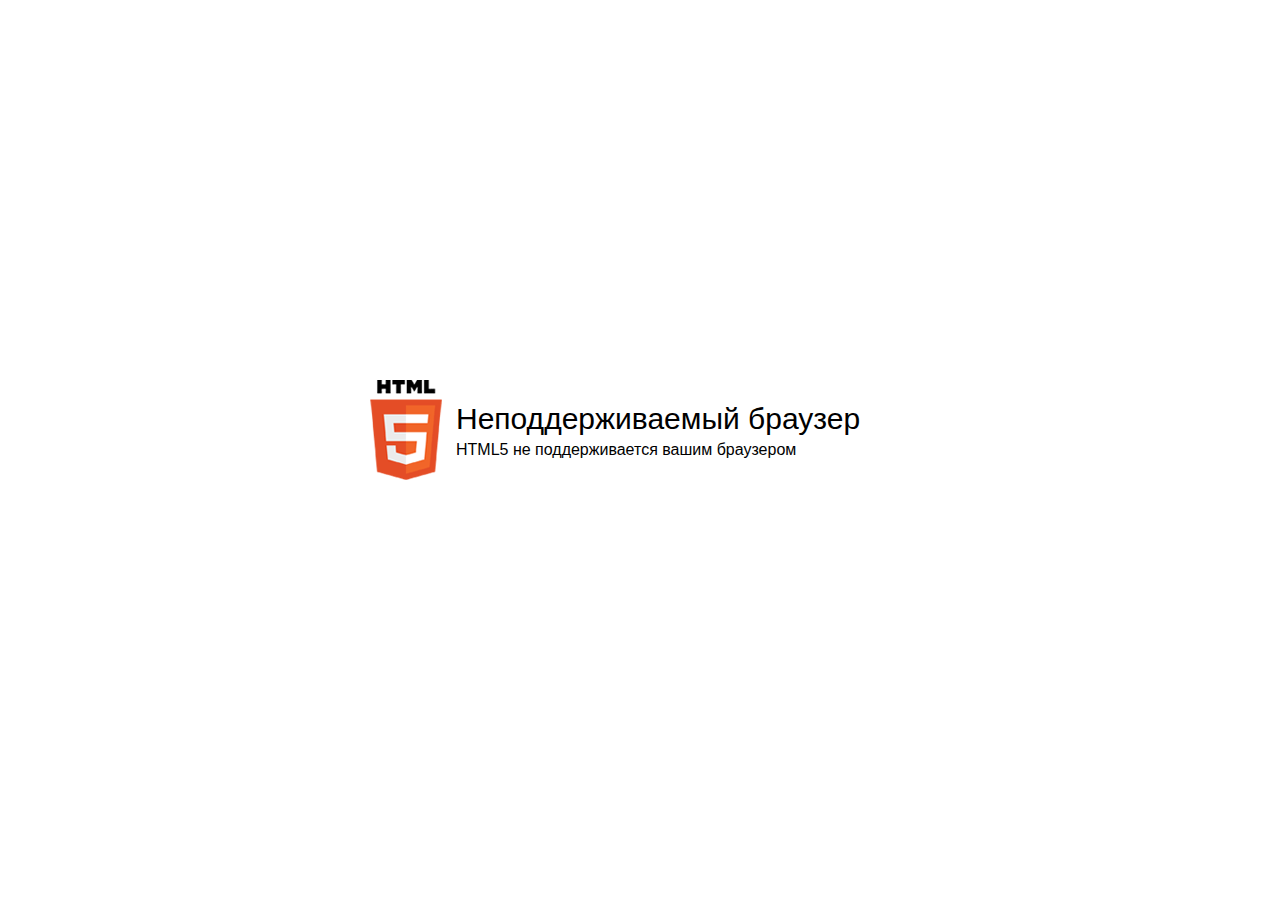
<file: content/subjects/ispring/t_3/data/html5-unsupported.html>
<html>
<head>
    <meta http-equiv="Content-Type" content="text/html;charset=utf-8"/>
    <meta name="viewport" content="width=device-width,initial-scale=1,maximum-scale=1">
    <meta name="format-detection" content="telephone=no">
    <meta name="apple-mobile-web-app-capable" content="yes">
    <meta name="apple-mobile-web-app-status-bar-style" content="black">
    <meta http-equiv="X-UA-Compatible" content="IE=edge">
    <meta name="msapplication-tap-highlight" content="no" />
    <title>Обновите Ваш браузер</title>
    <style>
        body {
            background: #fff;
        }

        .banner {
            position: absolute;
            top: 50%;
            left: 50%;
            margin-left: -270px;
            margin-top: -70px;
        }

        .banner .html5 {
            display: inline-block;
            *display: inline;
            zoom: 1;
            vertical-align: top;
            background: url("html5.png");
            width: 72px;
            height: 100px;
            margin-right: 10px;
        }

        .banner .message {
            display: inline-block;
            *display: inline;
            zoom: 1;
            vertical-align: top;
            font-family: Arial, Helvetica, sans-serif;
        }

        .banner .message .title {
            font-size: 30px;
            margin-top: 22px;
            margin-bottom: 5px;
        }
    </style>
</head>
<body>
    <div class="banner">
        <div class="html5"></div>
        <div class="message">
            <div class="title">Неподдерживаемый браузер</div>
            <div class="text">HTML5 не поддерживается вашим браузером</div>
        </div>
    </div>
</body>
</html>
</file>
<file: assets/css/Footer-Basic.css>
.footer-basic {
  background-color: #ffffff;
  color: #4b4c4d;
}

.footer-basic ul {
  padding: 0;
  list-style: none;
  text-align: center;
  font-size: 18px;
  line-height: 1.6;
  margin-bottom: 0;
}

.footer-basic li {
  padding: 0 10px;
}

.footer-basic ul a {
  color: inherit;
  text-decoration: none;
  opacity: 0.8;
}

.footer-basic ul a:hover {
  opacity: 1;
}

.footer-basic .social {
  text-align: center;
  padding-bottom: 25px;
}

.footer-basic .social > a {
  font-size: 24px;
  width: 40px;
  height: 40px;
  line-height: 40px;
  display: inline-block;
  text-align: center;
  border-radius: 50%;
  border: 1px solid #ccc;
  margin: 0 8px;
  color: inherit;
  opacity: 0.75;
}

.footer-basic .social > a:hover {
  opacity: 0.9;
}

.footer-basic .copyright {
  margin-top: 15px;
  text-align: center;
  font-size: 13px;
  color: #aaa;
  margin-bottom: 0;
}
</file>
<file: assets/css/Navigation-Clean.css>
.navigation-clean {
  background: #fff;
  padding-top: .75rem;
  padding-bottom: .75rem;
  color: #333;
  border-radius: 0;
  box-shadow: none;
  border: none;
  margin-bottom: 0;
}

@media (min-width:768px) {
  .navigation-clean {
    padding-top: 1rem;
    padding-bottom: 1rem;
  }
}

.navigation-clean .navbar-brand {
  font-weight: bold;
  color: inherit;
}

.navigation-clean .navbar-brand:hover {
  color: #222;
}

.navigation-clean .navbar-toggler {
  border-color: #ddd;
}

.navigation-clean .navbar-toggler:hover, .navigation-clean .navbar-toggler:focus {
  background: none;
}

.navigation-clean .navbar-toggler {
  color: #888;
}

.navigation-clean .navbar-collapse, .navigation-clean .form-inline {
  border-top-color: #ddd;
}

.navigation-clean.navbar-light .navbar-nav .nav-link.active, .navigation-clean.navbar-light .navbar-nav .nav-link.active:focus, .navigation-clean.navbar-light .navbar-nav .nav-link.active:hover {
  color: #8f8f8f;
  box-shadow: none;
  background: none;
  pointer-events: none;
}

.navigation-clean.navbar .navbar-nav .nav-link {
  padding-left: 18px;
  padding-right: 18px;
}

.navigation-clean.navbar-light .navbar-nav .nav-link {
  color: #465765;
}

.navigation-clean.navbar-light .navbar-nav .nav-link:focus, .navigation-clean.navbar-light .navbar-nav .nav-link:hover {
  color: #37434d !important;
  background-color: transparent;
}

.navigation-clean .navbar-nav > li > .dropdown-menu {
  margin-top: -5px;
  box-shadow: none;
  background-color: #fff;
  border-radius: 2px;
}

.navigation-clean .dropdown-menu .dropdown-item:focus, .navigation-clean .dropdown-menu .dropdown-item {
  line-height: 2;
  color: #37434d;
}

.navigation-clean .dropdown-menu .dropdown-item:focus, .navigation-clean .dropdown-menu .dropdown-item:hover {
  background: #eee;
  color: inherit;
}
</file>
<file: assets/css/Social-Icons.css>
.social-icons {
  color: #313437;
  background-color: #fff;
  text-align: center;
  padding: 70px 0;
}

@media (max-width:767px) {
  .social-icons {
    padding: 50px 0;
  }
}

.social-icons i {
  font-size: 32px;
  display: inline-block;
  color: #757980;
  margin: 0 10px;
  width: 60px;
  height: 60px;
  border: 1px solid #c8ced7;
  text-align: center;
  border-radius: 50%;
  line-height: 60px;
}
</file>
<file: assets/css/styles.css>
body::-webkit-scrollbar {
  width: 7px;
}

body::-webkit-scrollbar-track {
  background: #ffffff;
}

body::-webkit-scrollbar-thumb {
  background-color: #0b0068;
  border-radius: 20px;
}

.main-background {
  background: url("../../assets/img/Overlay.png"), url("../../assets/img/BG.jpg");
}

.main-container-index {
  padding-right: 0;
  padding-left: 0;
}

.main-container-div-index {
  backdrop-filter: blur(8px);
  -webkit-backdrop-filter: blur(8px);
  height: calc(100vh - 203.5px);
}

.main-index-label {
  color: var(--bs-white);
  margin-bottom: 0px;
}

.main-index-version {
  color: var(--white);
}

.img-navbar {
  height: 25px;
  width: 25px;
  margin-right: 5px;
}

.cl-effect-1 a::before, .cl-effect-1 a::after {
  display: inline-block;
  opacity: 0;
  -webkit-transition: -webkit-transform 0.3s, opacity 0.2s;
  -moz-transition: -moz-transform 0.3s, opacity 0.2s;
  transition: transform 0.3s, opacity 0.2s;
}

.cl-effect-1 a::before {
  margin-right: 10px;
  content: '[';
  -moz-transform: translateX(20px);
  transform: translateX(20px);
}

.cl-effect-1 a::after {
  margin-left: 10px;
  content: ']';
  -moz-transform: translateX(-20px);
  transform: translateX(-20px);
}

.cl-effect-1 a:hover::before, .cl-effect-1 a:hover::after, .cl-effect-1 a:focus::before, .cl-effect-1 a:focus::after {
  opacity: 1;
  -moz-transform: translateX(0px);
  transform: translateX(0px);
}

.cl-effect-1 a:hover {
  text-decoration: none;
}

.cl-effect-1 a {
  color: #0b0068;
  text-decoration: none;
}
</file>
